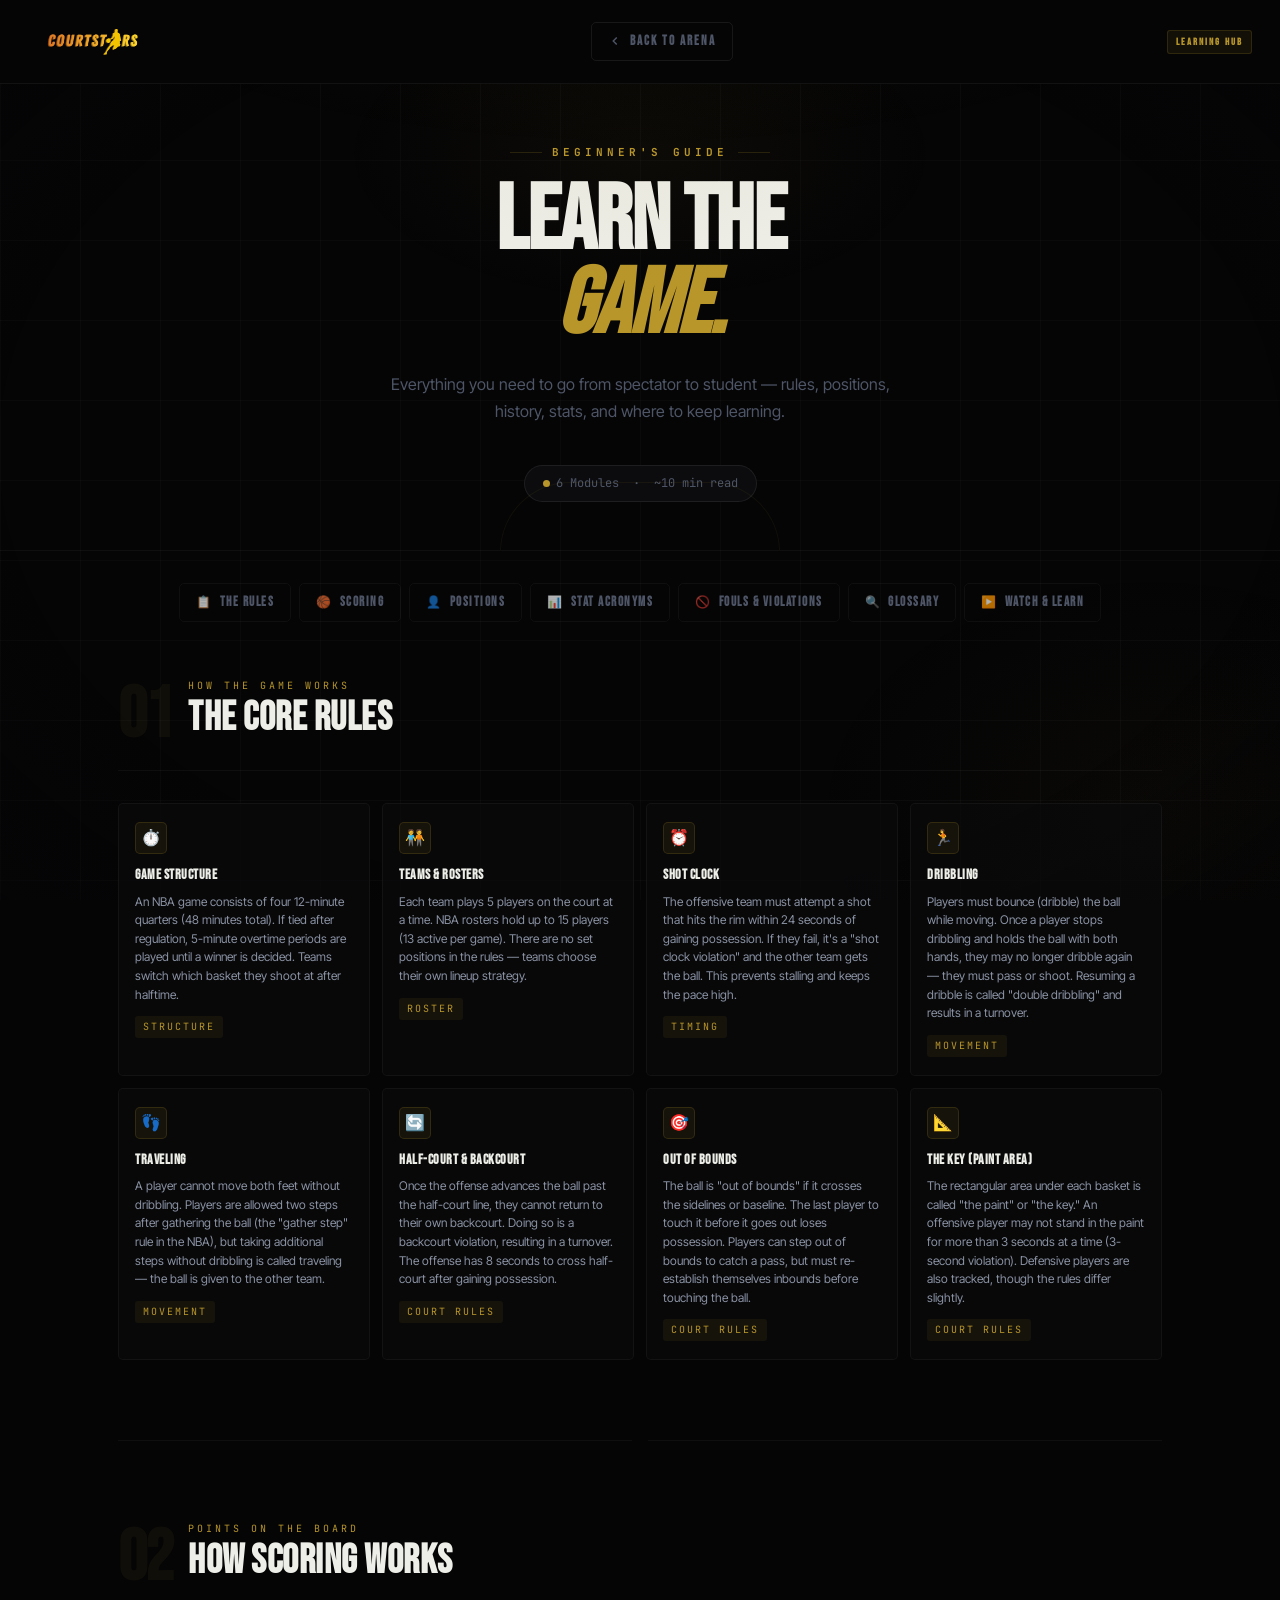
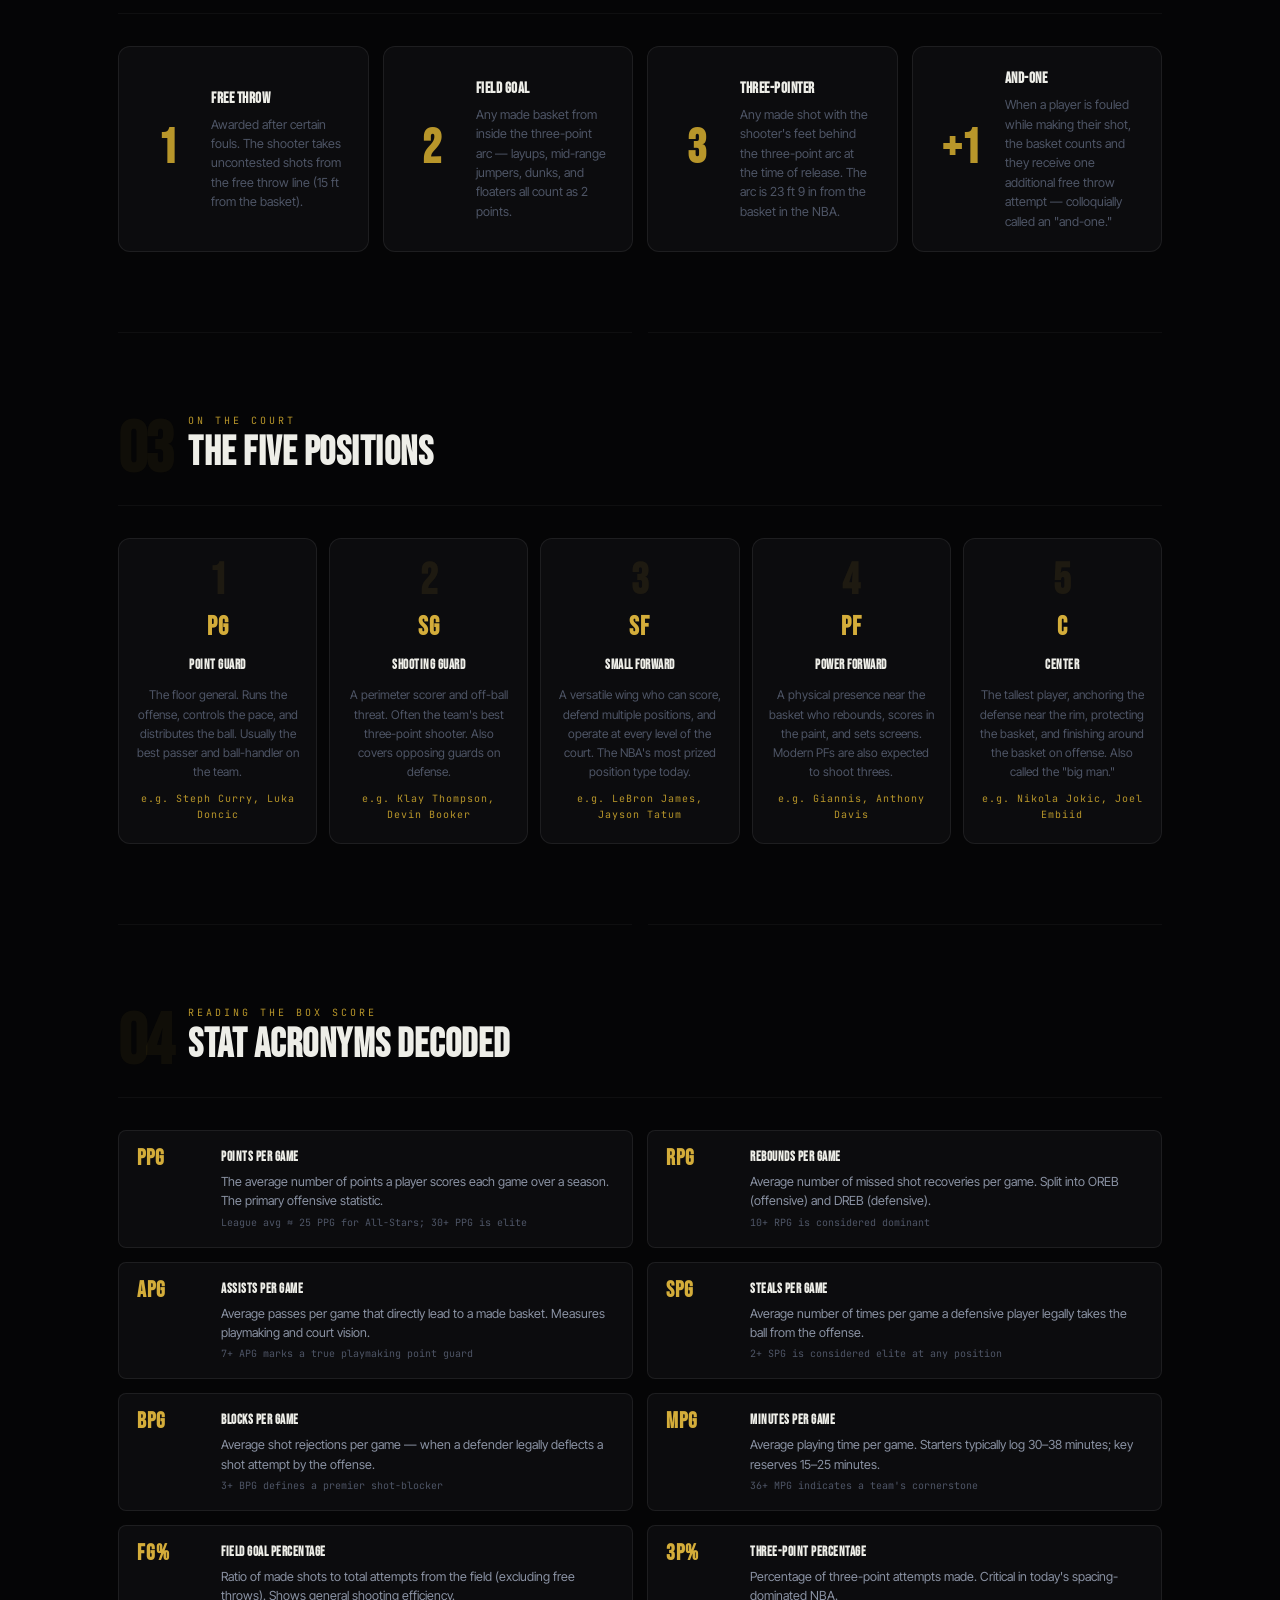
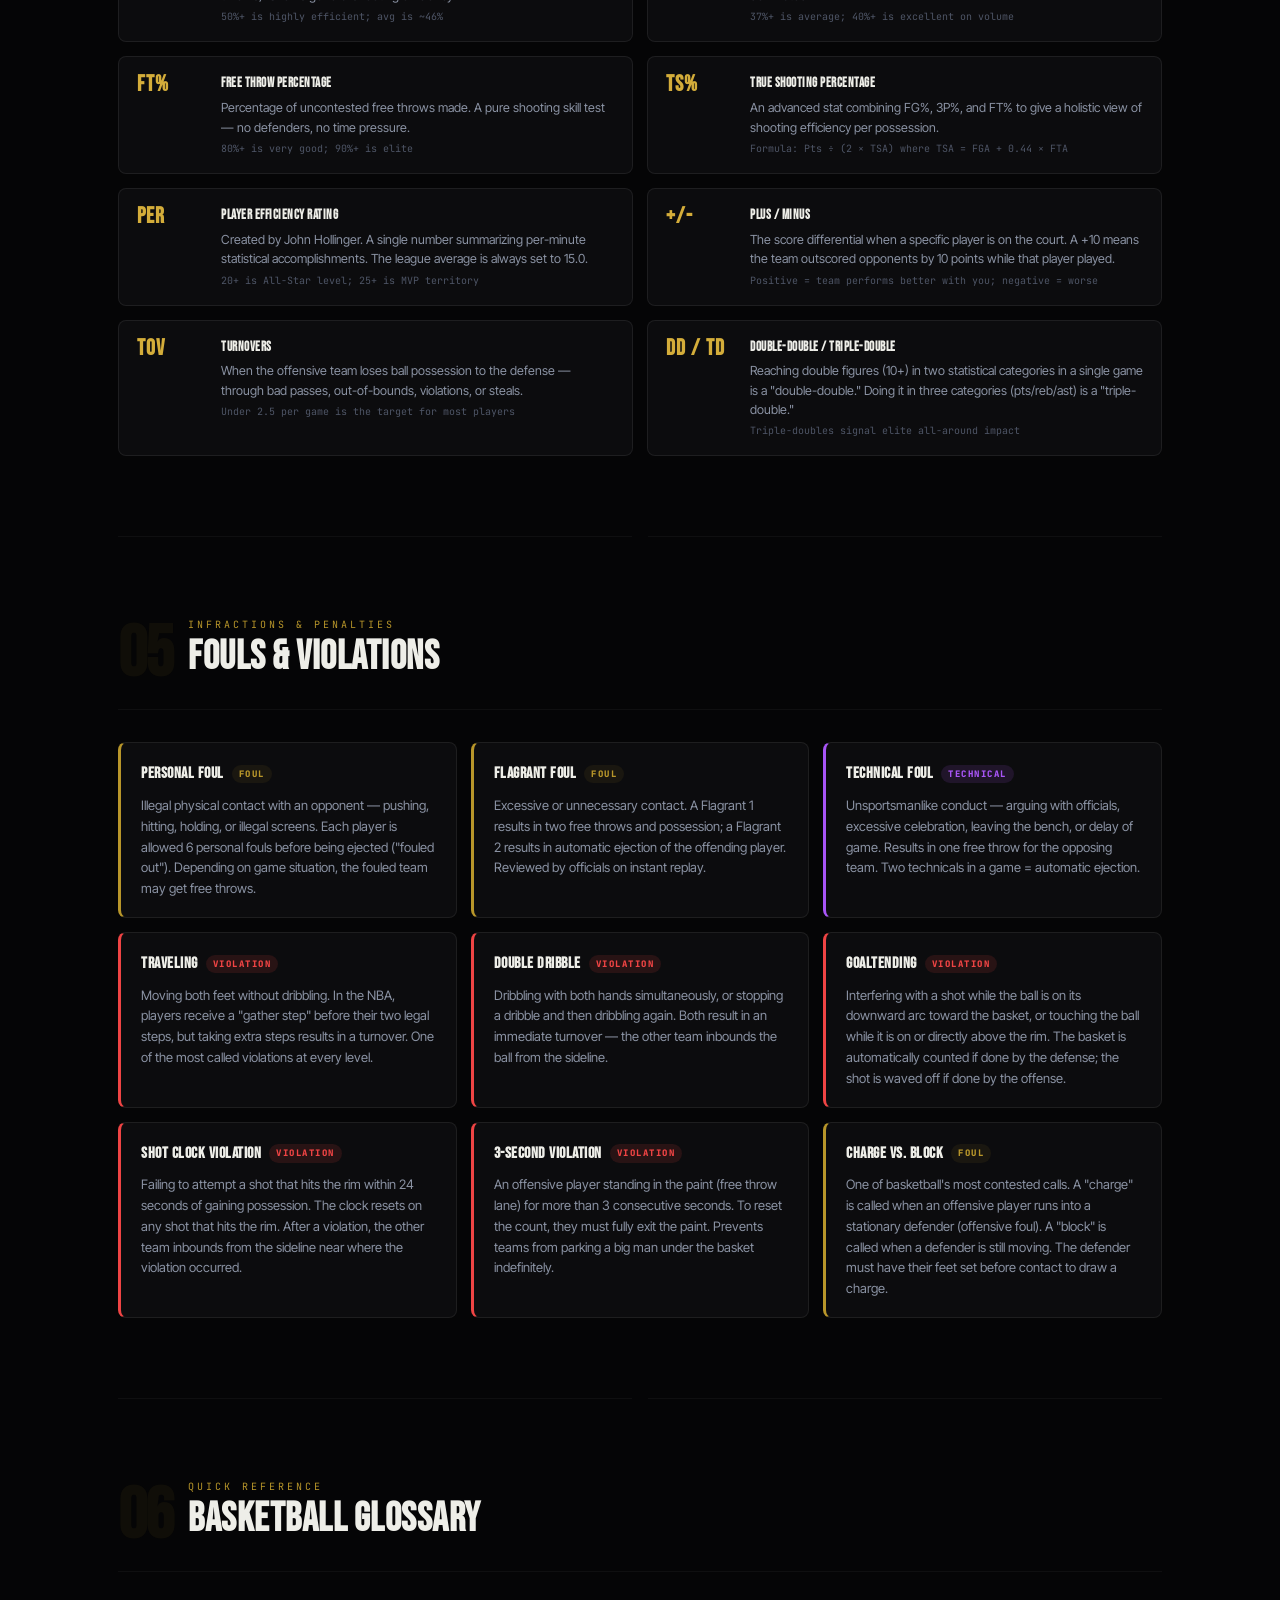
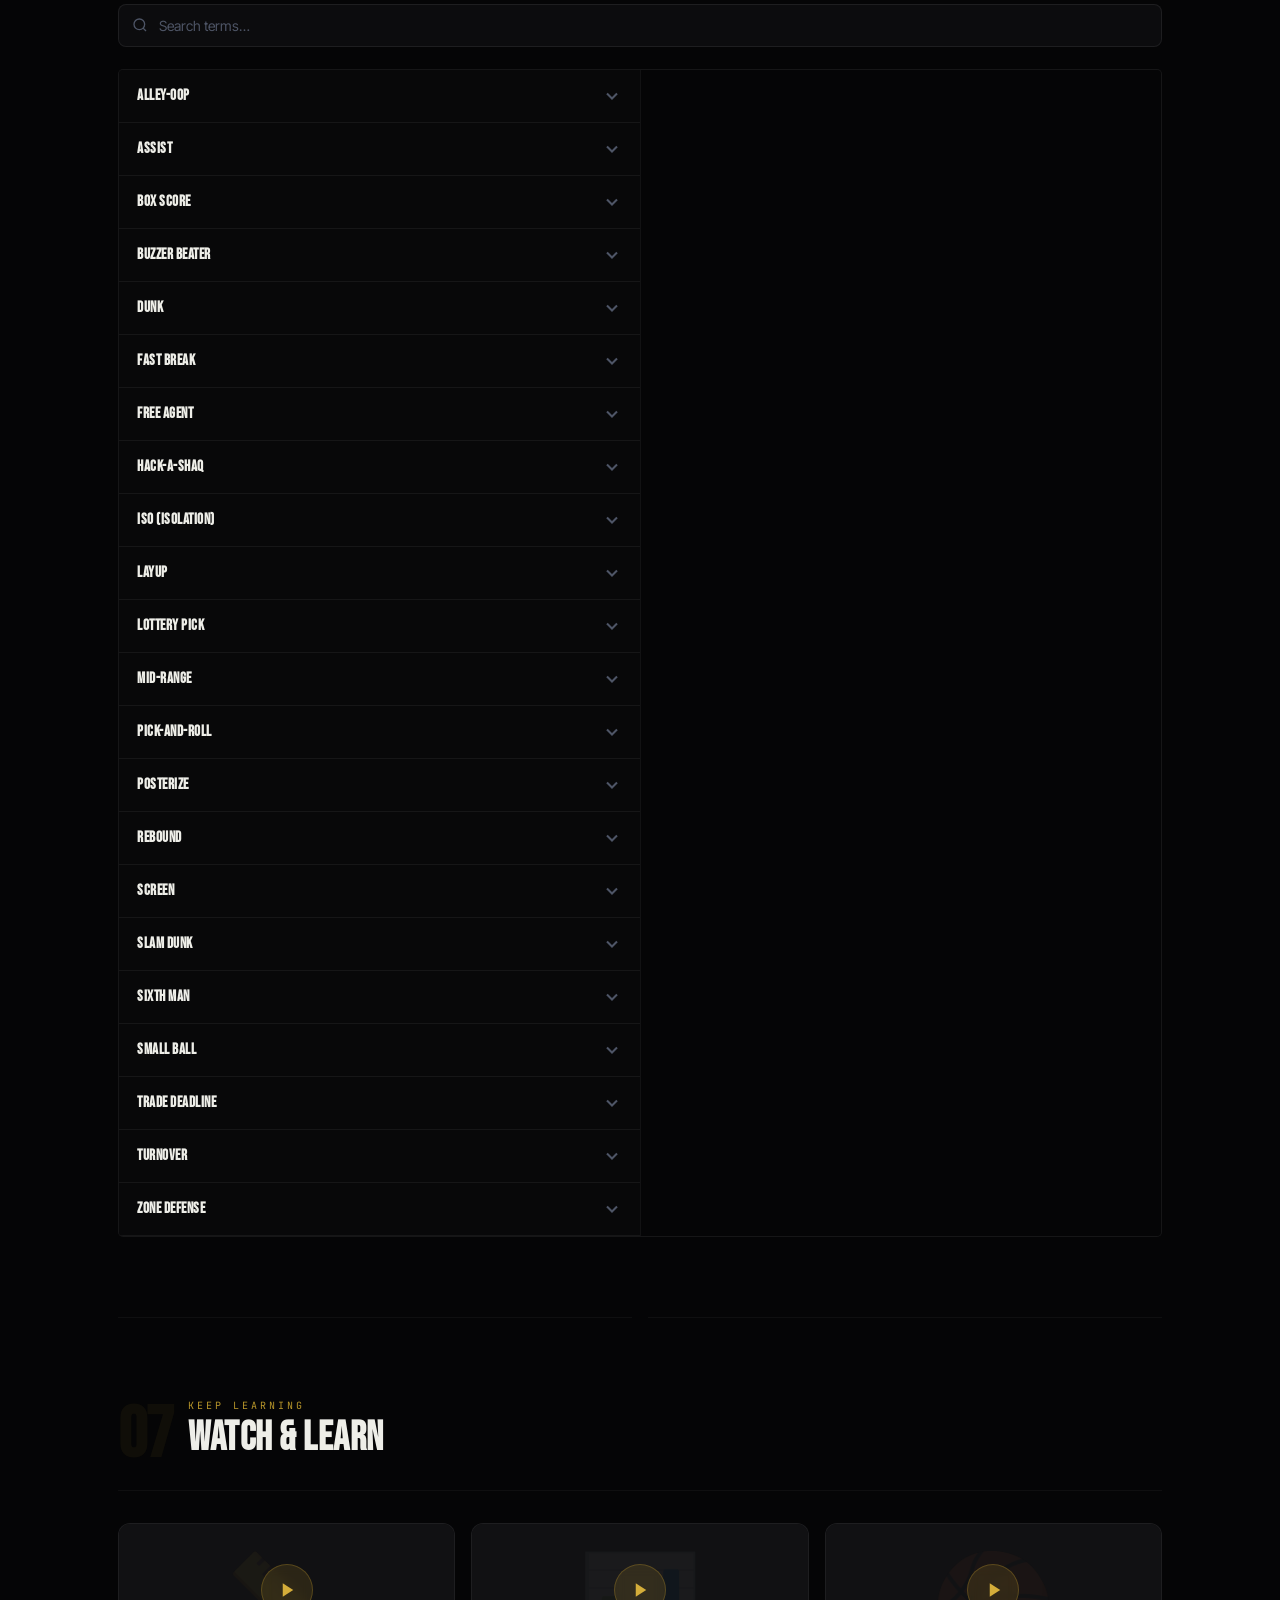
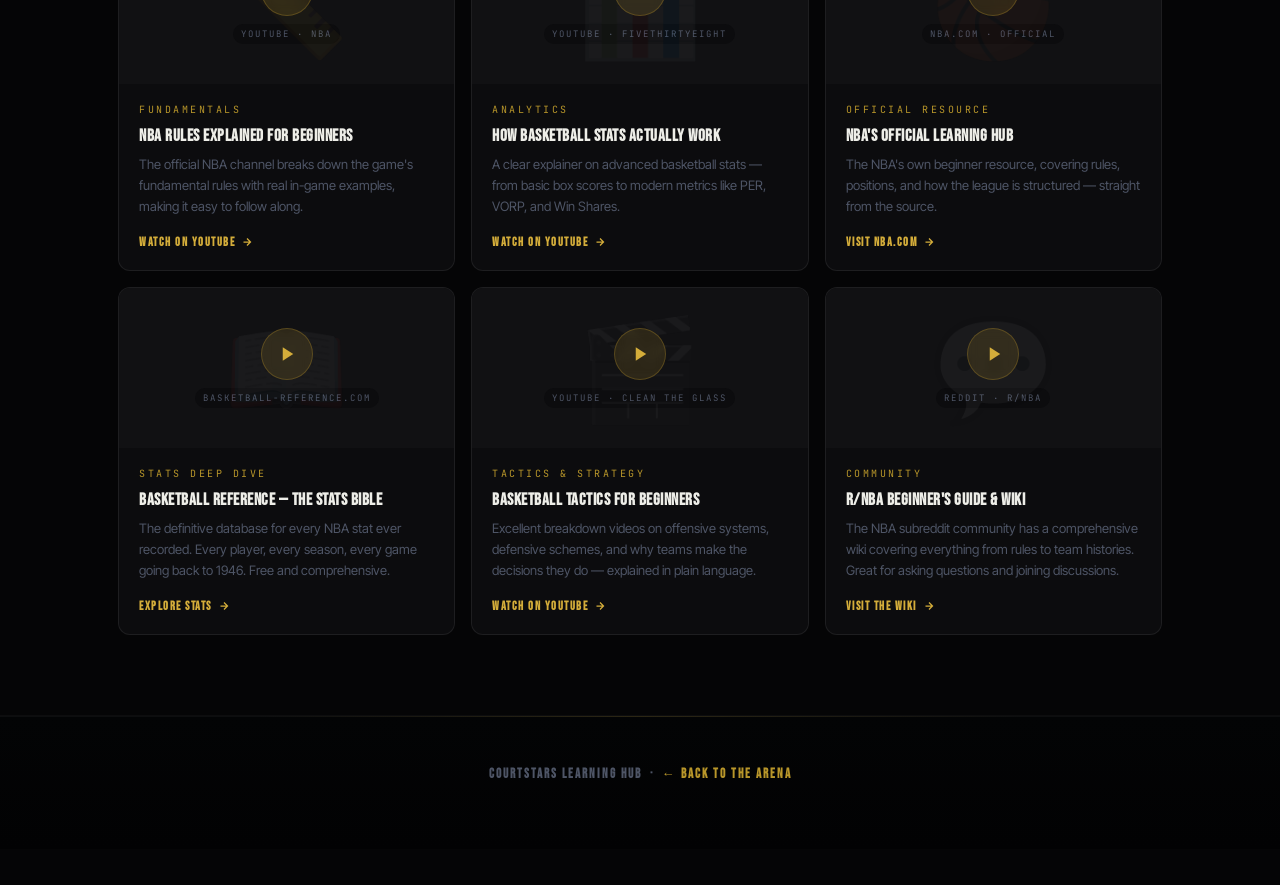
<file: frontend/learn.html>
<!doctype html>
<html lang="en">
<head>
  <meta charset="UTF-8" />
  <meta name="viewport" content="width=device-width, initial-scale=1.0" />
  <title>CourtStars — Learn Basketball</title>
  <link rel="preconnect" href="https://fonts.googleapis.com" />
  <link rel="preconnect" href="https://fonts.gstatic.com" crossorigin />
  <link href="https://fonts.googleapis.com/css2?family=Bebas+Neue&family=Inter+Tight:wght@400;500;600;700&family=JetBrains+Mono:wght@400;500&display=swap" rel="stylesheet" />
  <link rel="stylesheet" href="styles.css" />
</head>
<body>

  <!-- NAVBAR -->
  <nav id="learnNav">
    <div class="nav-logo">
      <img src="imgs/courtstarslogo.png" alt="CourtStars" style="height:72px;width:auto;max-width:240px;object-fit:contain;display:block;"
           onerror="this.style.display='none';document.getElementById('learnLogoFallback').style.display='inline-flex'" />
      <span id="learnLogoFallback" style="display:none;align-items:center;gap:4px"><div class="nav-ball"></div>COURT<span>STARS</span></span>
    </div>
    <a class="nav-back" href="index.html">
      <svg width="14" height="14" viewBox="0 0 24 24" fill="none" stroke="currentColor" stroke-width="2.5"><polyline points="15 18 9 12 15 6"/></svg>
      Back to Arena
    </a>
    <div class="nav-badge">Learning Hub</div>
  </nav>

  <!-- HERO -->
  <header class="hero">
    <div class="hero-arc"></div>
    <div class="hero-eyebrow">Beginner's Guide</div>
    <h1 class="hero-title">Learn the<br><em>Game.</em></h1>
    <p class="hero-sub">Everything you need to go from spectator to student — rules, positions, history, stats, and where to keep learning.</p>
    <div class="hero-progress">
      <span class="hero-progress-dot"></span>
      6 Modules &nbsp;·&nbsp; ~10 min read
    </div>
  </header>

  <!-- QUICK JUMP -->
  <div class="quickjump">
    <a class="qj-btn" href="#rules-section"><span class="qj-icon">📋</span> The Rules</a>
    <a class="qj-btn" href="#scoring-section"><span class="qj-icon">🏀</span> Scoring</a>
    <a class="qj-btn" href="#positions-section"><span class="qj-icon">👤</span> Positions</a>
    <a class="qj-btn" href="#acronyms-section"><span class="qj-icon">📊</span> Stat Acronyms</a>
    <a class="qj-btn" href="#violations-section"><span class="qj-icon">🚫</span> Fouls & Violations</a>
    <a class="qj-btn" href="#glossary-section"><span class="qj-icon">🔍</span> Glossary</a>
    <a class="qj-btn" href="#tutorials-section"><span class="qj-icon">▶️</span> Watch & Learn</a>
  </div>

  <!-- ── MODULE 1: RULES ───────────────────────────────────── -->
  <section class="learn-section" id="rules-section">
    <div class="section-header">
      <div class="section-num">01</div>
      <div class="section-meta">
        <div class="section-label">How the Game Works</div>
        <h2 class="section-title">The Core Rules</h2>
      </div>
    </div>

    <div class="rules-grid">
      <div class="rule-card">
        <div class="rule-icon">⏱️</div>
        <div class="rule-title">Game Structure</div>
        <p class="rule-body">An NBA game consists of four 12-minute quarters (48 minutes total). If tied after regulation, 5-minute overtime periods are played until a winner is decided. Teams switch which basket they shoot at after halftime.</p>
        <span class="rule-tag">Structure</span>
      </div>

      <div class="rule-card">
        <div class="rule-icon">🧑‍🤝‍🧑</div>
        <div class="rule-title">Teams & Rosters</div>
        <p class="rule-body">Each team plays 5 players on the court at a time. NBA rosters hold up to 15 players (13 active per game). There are no set positions in the rules — teams choose their own lineup strategy.</p>
        <span class="rule-tag">Roster</span>
      </div>

      <div class="rule-card">
        <div class="rule-icon">⏰</div>
        <div class="rule-title">Shot Clock</div>
        <p class="rule-body">The offensive team must attempt a shot that hits the rim within 24 seconds of gaining possession. If they fail, it's a "shot clock violation" and the other team gets the ball. This prevents stalling and keeps the pace high.</p>
        <span class="rule-tag">Timing</span>
      </div>

      <div class="rule-card">
        <div class="rule-icon">🏃</div>
        <div class="rule-title">Dribbling</div>
        <p class="rule-body">Players must bounce (dribble) the ball while moving. Once a player stops dribbling and holds the ball with both hands, they may no longer dribble again — they must pass or shoot. Resuming a dribble is called "double dribbling" and results in a turnover.</p>
        <span class="rule-tag">Movement</span>
      </div>

      <div class="rule-card">
        <div class="rule-icon">👣</div>
        <div class="rule-title">Traveling</div>
        <p class="rule-body">A player cannot move both feet without dribbling. Players are allowed two steps after gathering the ball (the "gather step" rule in the NBA), but taking additional steps without dribbling is called traveling — the ball is given to the other team.</p>
        <span class="rule-tag">Movement</span>
      </div>

      <div class="rule-card">
        <div class="rule-icon">🔄</div>
        <div class="rule-title">Half-Court & Backcourt</div>
        <p class="rule-body">Once the offense advances the ball past the half-court line, they cannot return to their own backcourt. Doing so is a backcourt violation, resulting in a turnover. The offense has 8 seconds to cross half-court after gaining possession.</p>
        <span class="rule-tag">Court Rules</span>
      </div>

      <div class="rule-card">
        <div class="rule-icon">🎯</div>
        <div class="rule-title">Out of Bounds</div>
        <p class="rule-body">The ball is "out of bounds" if it crosses the sidelines or baseline. The last player to touch it before it goes out loses possession. Players can step out of bounds to catch a pass, but must re-establish themselves inbounds before touching the ball.</p>
        <span class="rule-tag">Court Rules</span>
      </div>

      <div class="rule-card">
        <div class="rule-icon">📐</div>
        <div class="rule-title">The Key (Paint Area)</div>
        <p class="rule-body">The rectangular area under each basket is called "the paint" or "the key." An offensive player may not stand in the paint for more than 3 seconds at a time (3-second violation). Defensive players are also tracked, though the rules differ slightly.</p>
        <span class="rule-tag">Court Rules</span>
      </div>
    </div>
  </section>

  <div class="court-divider"></div>

  <!-- ── MODULE 3: SCORING ─────────────────────────────────── -->
  <section class="learn-section" id="scoring-section">
    <div class="section-header">
      <div class="section-num">02</div>
      <div class="section-meta">
        <div class="section-label">Points on the Board</div>
        <h2 class="section-title">How Scoring Works</h2>
      </div>
    </div>

    <div class="scoring-table">
      <div class="score-card">
        <div class="score-pts">1</div>
        <div class="score-info">
          <div class="score-label">Free Throw</div>
          <p class="score-desc">Awarded after certain fouls. The shooter takes uncontested shots from the free throw line (15 ft from the basket).</p>
        </div>
      </div>

      <div class="score-card">
        <div class="score-pts">2</div>
        <div class="score-info">
          <div class="score-label">Field Goal</div>
          <p class="score-desc">Any made basket from inside the three-point arc — layups, mid-range jumpers, dunks, and floaters all count as 2 points.</p>
        </div>
      </div>

      <div class="score-card">
        <div class="score-pts">3</div>
        <div class="score-info">
          <div class="score-label">Three-Pointer</div>
          <p class="score-desc">Any made shot with the shooter's feet behind the three-point arc at the time of release. The arc is 23 ft 9 in from the basket in the NBA.</p>
        </div>
      </div>

      <div class="score-card">
        <div class="score-pts">+1</div>
        <div class="score-info">
          <div class="score-label">And-One</div>
          <p class="score-desc">When a player is fouled while making their shot, the basket counts and they receive one additional free throw attempt — colloquially called an "and-one."</p>
        </div>
      </div>
    </div>
  </section>

  <div class="court-divider"></div>

  <!-- ── MODULE 4: POSITIONS ───────────────────────────────── -->
  <section class="learn-section" id="positions-section">
    <div class="section-header">
      <div class="section-num">03</div>
      <div class="section-meta">
        <div class="section-label">On the Court</div>
        <h2 class="section-title">The Five Positions</h2>
      </div>
    </div>

    <div class="positions-grid">
      <div class="pos-card" style="animation-delay:0.05s">
        <div class="pos-number">1</div>
        <div class="pos-abbr">PG</div>
        <div class="pos-name">Point Guard</div>
        <p class="pos-desc">The floor general. Runs the offense, controls the pace, and distributes the ball. Usually the best passer and ball-handler on the team.</p>
        <div class="pos-example">e.g. Steph Curry, Luka Doncic</div>
      </div>

      <div class="pos-card" style="animation-delay:0.10s">
        <div class="pos-number">2</div>
        <div class="pos-abbr">SG</div>
        <div class="pos-name">Shooting Guard</div>
        <p class="pos-desc">A perimeter scorer and off-ball threat. Often the team's best three-point shooter. Also covers opposing guards on defense.</p>
        <div class="pos-example">e.g. Klay Thompson, Devin Booker</div>
      </div>

      <div class="pos-card" style="animation-delay:0.15s">
        <div class="pos-number">3</div>
        <div class="pos-abbr">SF</div>
        <div class="pos-name">Small Forward</div>
        <p class="pos-desc">A versatile wing who can score, defend multiple positions, and operate at every level of the court. The NBA's most prized position type today.</p>
        <div class="pos-example">e.g. LeBron James, Jayson Tatum</div>
      </div>

      <div class="pos-card" style="animation-delay:0.20s">
        <div class="pos-number">4</div>
        <div class="pos-abbr">PF</div>
        <div class="pos-name">Power Forward</div>
        <p class="pos-desc">A physical presence near the basket who rebounds, scores in the paint, and sets screens. Modern PFs are also expected to shoot threes.</p>
        <div class="pos-example">e.g. Giannis, Anthony Davis</div>
      </div>

      <div class="pos-card" style="animation-delay:0.25s">
        <div class="pos-number">5</div>
        <div class="pos-abbr">C</div>
        <div class="pos-name">Center</div>
        <p class="pos-desc">The tallest player, anchoring the defense near the rim, protecting the basket, and finishing around the basket on offense. Also called the "big man."</p>
        <div class="pos-example">e.g. Nikola Jokic, Joel Embiid</div>
      </div>
    </div>
  </section>

  <div class="court-divider"></div>

  <!-- ── MODULE 5: ACRONYMS ────────────────────────────────── -->
  <section class="learn-section" id="acronyms-section">
    <div class="section-header">
      <div class="section-num">04</div>
      <div class="section-meta">
        <div class="section-label">Reading the Box Score</div>
        <h2 class="section-title">Stat Acronyms Decoded</h2>
      </div>
    </div>

    <div class="acronyms-layout">
      <!-- Basic stats -->
      <div class="acronym-row" style="animation-delay:0.05s">
        <div class="acronym-abbr">PPG</div>
        <div class="acronym-info">
          <div class="acronym-full">Points Per Game</div>
          <div class="acronym-desc">The average number of points a player scores each game over a season. The primary offensive statistic.</div>
          <div class="acronym-value">League avg ≈ 25 PPG for All-Stars; 30+ PPG is elite</div>
        </div>
      </div>

      <div class="acronym-row" style="animation-delay:0.08s">
        <div class="acronym-abbr">RPG</div>
        <div class="acronym-info">
          <div class="acronym-full">Rebounds Per Game</div>
          <div class="acronym-desc">Average number of missed shot recoveries per game. Split into OREB (offensive) and DREB (defensive).</div>
          <div class="acronym-value">10+ RPG is considered dominant</div>
        </div>
      </div>

      <div class="acronym-row" style="animation-delay:0.11s">
        <div class="acronym-abbr">APG</div>
        <div class="acronym-info">
          <div class="acronym-full">Assists Per Game</div>
          <div class="acronym-desc">Average passes per game that directly lead to a made basket. Measures playmaking and court vision.</div>
          <div class="acronym-value">7+ APG marks a true playmaking point guard</div>
        </div>
      </div>

      <div class="acronym-row" style="animation-delay:0.14s">
        <div class="acronym-abbr">SPG</div>
        <div class="acronym-info">
          <div class="acronym-full">Steals Per Game</div>
          <div class="acronym-desc">Average number of times per game a defensive player legally takes the ball from the offense.</div>
          <div class="acronym-value">2+ SPG is considered elite at any position</div>
        </div>
      </div>

      <div class="acronym-row" style="animation-delay:0.17s">
        <div class="acronym-abbr">BPG</div>
        <div class="acronym-info">
          <div class="acronym-full">Blocks Per Game</div>
          <div class="acronym-desc">Average shot rejections per game — when a defender legally deflects a shot attempt by the offense.</div>
          <div class="acronym-value">3+ BPG defines a premier shot-blocker</div>
        </div>
      </div>

      <div class="acronym-row" style="animation-delay:0.20s">
        <div class="acronym-abbr">MPG</div>
        <div class="acronym-info">
          <div class="acronym-full">Minutes Per Game</div>
          <div class="acronym-desc">Average playing time per game. Starters typically log 30–38 minutes; key reserves 15–25 minutes.</div>
          <div class="acronym-value">36+ MPG indicates a team's cornerstone</div>
        </div>
      </div>

      <!-- Shooting percentages -->
      <div class="acronym-row" style="animation-delay:0.23s">
        <div class="acronym-abbr">FG%</div>
        <div class="acronym-info">
          <div class="acronym-full">Field Goal Percentage</div>
          <div class="acronym-desc">Ratio of made shots to total attempts from the field (excluding free throws). Shows general shooting efficiency.</div>
          <div class="acronym-value">50%+ is highly efficient; avg is ~46%</div>
        </div>
      </div>

      <div class="acronym-row" style="animation-delay:0.26s">
        <div class="acronym-abbr">3P%</div>
        <div class="acronym-info">
          <div class="acronym-full">Three-Point Percentage</div>
          <div class="acronym-desc">Percentage of three-point attempts made. Critical in today's spacing-dominated NBA.</div>
          <div class="acronym-value">37%+ is average; 40%+ is excellent on volume</div>
        </div>
      </div>

      <div class="acronym-row" style="animation-delay:0.29s">
        <div class="acronym-abbr">FT%</div>
        <div class="acronym-info">
          <div class="acronym-full">Free Throw Percentage</div>
          <div class="acronym-desc">Percentage of uncontested free throws made. A pure shooting skill test — no defenders, no time pressure.</div>
          <div class="acronym-value">80%+ is very good; 90%+ is elite</div>
        </div>
      </div>

      <div class="acronym-row" style="animation-delay:0.32s">
        <div class="acronym-abbr">TS%</div>
        <div class="acronym-info">
          <div class="acronym-full">True Shooting Percentage</div>
          <div class="acronym-desc">An advanced stat combining FG%, 3P%, and FT% to give a holistic view of shooting efficiency per possession.</div>
          <div class="acronym-value">Formula: Pts ÷ (2 × TSA) where TSA = FGA + 0.44 × FTA</div>
        </div>
      </div>

      <!-- Advanced -->
      <div class="acronym-row" style="animation-delay:0.35s">
        <div class="acronym-abbr">PER</div>
        <div class="acronym-info">
          <div class="acronym-full">Player Efficiency Rating</div>
          <div class="acronym-desc">Created by John Hollinger. A single number summarizing per-minute statistical accomplishments. The league average is always set to 15.0.</div>
          <div class="acronym-value">20+ is All-Star level; 25+ is MVP territory</div>
        </div>
      </div>

      <div class="acronym-row" style="animation-delay:0.38s">
        <div class="acronym-abbr">+/-</div>
        <div class="acronym-info">
          <div class="acronym-full">Plus / Minus</div>
          <div class="acronym-desc">The score differential when a specific player is on the court. A +10 means the team outscored opponents by 10 points while that player played.</div>
          <div class="acronym-value">Positive = team performs better with you; negative = worse</div>
        </div>
      </div>

      <div class="acronym-row" style="animation-delay:0.41s">
        <div class="acronym-abbr">TOV</div>
        <div class="acronym-info">
          <div class="acronym-full">Turnovers</div>
          <div class="acronym-desc">When the offensive team loses ball possession to the defense — through bad passes, out-of-bounds, violations, or steals.</div>
          <div class="acronym-value">Under 2.5 per game is the target for most players</div>
        </div>
      </div>

      <div class="acronym-row" style="animation-delay:0.44s">
        <div class="acronym-abbr">DD / TD</div>
        <div class="acronym-info">
          <div class="acronym-full">Double-Double / Triple-Double</div>
          <div class="acronym-desc">Reaching double figures (10+) in two statistical categories in a single game is a "double-double." Doing it in three categories (pts/reb/ast) is a "triple-double."</div>
          <div class="acronym-value">Triple-doubles signal elite all-around impact</div>
        </div>
      </div>
    </div>
  </section>

  <div class="court-divider"></div>

  <!-- ── MODULE 6: FOULS & VIOLATIONS ─────────────────────── -->
  <section class="learn-section" id="violations-section">
    <div class="section-header">
      <div class="section-num">05</div>
      <div class="section-meta">
        <div class="section-label">Infractions & Penalties</div>
        <h2 class="section-title">Fouls & Violations</h2>
      </div>
    </div>

    <div class="violations-grid">
      <div class="violation-card foul" style="animation-delay:0.05s">
        <div class="violation-name">Personal Foul <span class="violation-badge">Foul</span></div>
        <p class="violation-desc">Illegal physical contact with an opponent — pushing, hitting, holding, or illegal screens. Each player is allowed 6 personal fouls before being ejected ("fouled out"). Depending on game situation, the fouled team may get free throws.</p>
      </div>

      <div class="violation-card foul" style="animation-delay:0.08s">
        <div class="violation-name">Flagrant Foul <span class="violation-badge">Foul</span></div>
        <p class="violation-desc">Excessive or unnecessary contact. A Flagrant 1 results in two free throws and possession; a Flagrant 2 results in automatic ejection of the offending player. Reviewed by officials on instant replay.</p>
      </div>

      <div class="violation-card technical" style="animation-delay:0.11s">
        <div class="violation-name">Technical Foul <span class="violation-badge">Technical</span></div>
        <p class="violation-desc">Unsportsmanlike conduct — arguing with officials, excessive celebration, leaving the bench, or delay of game. Results in one free throw for the opposing team. Two technicals in a game = automatic ejection.</p>
      </div>

      <div class="violation-card" style="animation-delay:0.14s">
        <div class="violation-name">Traveling <span class="violation-badge">Violation</span></div>
        <p class="violation-desc">Moving both feet without dribbling. In the NBA, players receive a "gather step" before their two legal steps, but taking extra steps results in a turnover. One of the most called violations at every level.</p>
      </div>

      <div class="violation-card" style="animation-delay:0.17s">
        <div class="violation-name">Double Dribble <span class="violation-badge">Violation</span></div>
        <p class="violation-desc">Dribbling with both hands simultaneously, or stopping a dribble and then dribbling again. Both result in an immediate turnover — the other team inbounds the ball from the sideline.</p>
      </div>

      <div class="violation-card" style="animation-delay:0.20s">
        <div class="violation-name">Goaltending <span class="violation-badge">Violation</span></div>
        <p class="violation-desc">Interfering with a shot while the ball is on its downward arc toward the basket, or touching the ball while it is on or directly above the rim. The basket is automatically counted if done by the defense; the shot is waved off if done by the offense.</p>
      </div>

      <div class="violation-card" style="animation-delay:0.23s">
        <div class="violation-name">Shot Clock Violation <span class="violation-badge">Violation</span></div>
        <p class="violation-desc">Failing to attempt a shot that hits the rim within 24 seconds of gaining possession. The clock resets on any shot that hits the rim. After a violation, the other team inbounds from the sideline near where the violation occurred.</p>
      </div>

      <div class="violation-card" style="animation-delay:0.26s">
        <div class="violation-name">3-Second Violation <span class="violation-badge">Violation</span></div>
        <p class="violation-desc">An offensive player standing in the paint (free throw lane) for more than 3 consecutive seconds. To reset the count, they must fully exit the paint. Prevents teams from parking a big man under the basket indefinitely.</p>
      </div>

      <div class="violation-card foul" style="animation-delay:0.29s">
        <div class="violation-name">Charge vs. Block <span class="violation-badge">Foul</span></div>
        <p class="violation-desc">One of basketball's most contested calls. A "charge" is called when an offensive player runs into a stationary defender (offensive foul). A "block" is called when a defender is still moving. The defender must have their feet set before contact to draw a charge.</p>
      </div>
    </div>
  </section>

  <div class="court-divider"></div>

  <!-- ── GLOSSARY ───────────────────────────────────────────── -->
  <section class="learn-section" id="glossary-section">
    <div class="section-header">
      <div class="section-num">06</div>
      <div class="section-meta">
        <div class="section-label">Quick Reference</div>
        <h2 class="section-title">Basketball Glossary</h2>
      </div>
    </div>

    <div class="glossary-search-wrap">
      <svg width="16" height="16" viewBox="0 0 24 24" fill="none" stroke="currentColor" stroke-width="2"><circle cx="11" cy="11" r="8"/><path d="M21 21l-4.35-4.35"/></svg>
      <input type="text" id="glossarySearch" placeholder="Search terms…" oninput="filterGlossary(this.value)" />
    </div>

    <div class="glossary-list" id="glossaryList">
      <!-- Items injected by JS -->
    </div>
  </section>

  <div class="court-divider"></div>

  <!-- ── TUTORIALS ─────────────────────────────────────────── -->
  <section class="learn-section" id="tutorials-section">
    <div class="section-header">
      <div class="section-num">07</div>
      <div class="section-meta">
        <div class="section-label">Keep Learning</div>
        <h2 class="section-title">Watch & Learn</h2>
      </div>
    </div>

    <div class="tutorials-grid">
      <a class="tutorial-card" href="https://www.youtube.com/watch?v=XbtmGKif7Ck" target="_blank" rel="noopener" style="animation-delay:0.05s">
        <div class="tutorial-thumb">
          <div class="tutorial-thumb-inner">
            <div class="tutorial-bg-icon">📏</div>
            <div class="tutorial-play">
              <svg width="18" height="18" viewBox="0 0 24 24" fill="var(--orange2)"><polygon points="5 3 19 12 5 21 5 3"/></svg>
            </div>
            <div class="tutorial-platform">YouTube · NBA</div>
          </div>
        </div>
        <div class="tutorial-body">
          <div class="tutorial-cat">Fundamentals</div>
          <div class="tutorial-title">NBA Rules Explained for Beginners</div>
          <p class="tutorial-desc">The official NBA channel breaks down the game's fundamental rules with real in-game examples, making it easy to follow along.</p>
          <div class="tutorial-link">Watch on YouTube <svg width="12" height="12" viewBox="0 0 24 24" fill="none" stroke="currentColor" stroke-width="2.5"><path d="M5 12h14M12 5l7 7-7 7"/></svg></div>
        </div>
      </a>

      <a class="tutorial-card" href="https://www.youtube.com/watch?v=YJuMFEEJDVU" target="_blank" rel="noopener" style="animation-delay:0.10s">
        <div class="tutorial-thumb">
          <div class="tutorial-thumb-inner">
            <div class="tutorial-bg-icon">📊</div>
            <div class="tutorial-play">
              <svg width="18" height="18" viewBox="0 0 24 24" fill="var(--orange2)"><polygon points="5 3 19 12 5 21 5 3"/></svg>
            </div>
            <div class="tutorial-platform">YouTube · FiveThirtyEight</div>
          </div>
        </div>
        <div class="tutorial-body">
          <div class="tutorial-cat">Analytics</div>
          <div class="tutorial-title">How Basketball Stats Actually Work</div>
          <p class="tutorial-desc">A clear explainer on advanced basketball stats — from basic box scores to modern metrics like PER, VORP, and Win Shares.</p>
          <div class="tutorial-link">Watch on YouTube <svg width="12" height="12" viewBox="0 0 24 24" fill="none" stroke="currentColor" stroke-width="2.5"><path d="M5 12h14M12 5l7 7-7 7"/></svg></div>
        </div>
      </a>

      <a class="tutorial-card" href="https://www.nba.com/learn" target="_blank" rel="noopener" style="animation-delay:0.15s">
        <div class="tutorial-thumb">
          <div class="tutorial-thumb-inner">
            <div class="tutorial-bg-icon">🏀</div>
            <div class="tutorial-play">
              <svg width="18" height="18" viewBox="0 0 24 24" fill="var(--orange2)"><polygon points="5 3 19 12 5 21 5 3"/></svg>
            </div>
            <div class="tutorial-platform">nba.com · Official</div>
          </div>
        </div>
        <div class="tutorial-body">
          <div class="tutorial-cat">Official Resource</div>
          <div class="tutorial-title">NBA's Official Learning Hub</div>
          <p class="tutorial-desc">The NBA's own beginner resource, covering rules, positions, and how the league is structured — straight from the source.</p>
          <div class="tutorial-link">Visit NBA.com <svg width="12" height="12" viewBox="0 0 24 24" fill="none" stroke="currentColor" stroke-width="2.5"><path d="M5 12h14M12 5l7 7-7 7"/></svg></div>
        </div>
      </a>

      <a class="tutorial-card" href="https://www.basketball-reference.com" target="_blank" rel="noopener" style="animation-delay:0.20s">
        <div class="tutorial-thumb">
          <div class="tutorial-thumb-inner">
            <div class="tutorial-bg-icon">📖</div>
            <div class="tutorial-play">
              <svg width="18" height="18" viewBox="0 0 24 24" fill="var(--orange2)"><polygon points="5 3 19 12 5 21 5 3"/></svg>
            </div>
            <div class="tutorial-platform">basketball-reference.com</div>
          </div>
        </div>
        <div class="tutorial-body">
          <div class="tutorial-cat">Stats Deep Dive</div>
          <div class="tutorial-title">Basketball Reference — The Stats Bible</div>
          <p class="tutorial-desc">The definitive database for every NBA stat ever recorded. Every player, every season, every game going back to 1946. Free and comprehensive.</p>
          <div class="tutorial-link">Explore Stats <svg width="12" height="12" viewBox="0 0 24 24" fill="none" stroke="currentColor" stroke-width="2.5"><path d="M5 12h14M12 5l7 7-7 7"/></svg></div>
        </div>
      </a>

      <a class="tutorial-card" href="https://www.youtube.com/c/CleantheMirror" target="_blank" rel="noopener" style="animation-delay:0.25s">
        <div class="tutorial-thumb">
          <div class="tutorial-thumb-inner">
            <div class="tutorial-bg-icon">🎬</div>
            <div class="tutorial-play">
              <svg width="18" height="18" viewBox="0 0 24 24" fill="var(--orange2)"><polygon points="5 3 19 12 5 21 5 3"/></svg>
            </div>
            <div class="tutorial-platform">YouTube · Clean the Glass</div>
          </div>
        </div>
        <div class="tutorial-body">
          <div class="tutorial-cat">Tactics & Strategy</div>
          <div class="tutorial-title">Basketball Tactics for Beginners</div>
          <p class="tutorial-desc">Excellent breakdown videos on offensive systems, defensive schemes, and why teams make the decisions they do — explained in plain language.</p>
          <div class="tutorial-link">Watch on YouTube <svg width="12" height="12" viewBox="0 0 24 24" fill="none" stroke="currentColor" stroke-width="2.5"><path d="M5 12h14M12 5l7 7-7 7"/></svg></div>
        </div>
      </a>

      <a class="tutorial-card" href="https://www.reddit.com/r/nba/wiki/index" target="_blank" rel="noopener" style="animation-delay:0.30s">
        <div class="tutorial-thumb">
          <div class="tutorial-thumb-inner">
            <div class="tutorial-bg-icon">💬</div>
            <div class="tutorial-play">
              <svg width="18" height="18" viewBox="0 0 24 24" fill="var(--orange2)"><polygon points="5 3 19 12 5 21 5 3"/></svg>
            </div>
            <div class="tutorial-platform">Reddit · r/nba</div>
          </div>
        </div>
        <div class="tutorial-body">
          <div class="tutorial-cat">Community</div>
          <div class="tutorial-title">r/NBA Beginner's Guide & Wiki</div>
          <p class="tutorial-desc">The NBA subreddit community has a comprehensive wiki covering everything from rules to team histories. Great for asking questions and joining discussions.</p>
          <div class="tutorial-link">Visit the Wiki <svg width="12" height="12" viewBox="0 0 24 24" fill="none" stroke="currentColor" stroke-width="2.5"><path d="M5 12h14M12 5l7 7-7 7"/></svg></div>
        </div>
      </a>
    </div>
  </section>

  <!-- FOOTER -->
  <footer class="learn-footer">
    <p class="footer-text">
      CourtStars Learning Hub &nbsp;·&nbsp; <a href="index.html">← Back to the Arena</a>
    </p>
  </footer>

  <script>
    /* ── GLOSSARY DATA ─────────────────────────────────────── */
    const glossaryTerms = [
      { term: 'Alley-oop', def: 'A play where one player lobs the ball near the basket and a teammate catches it in mid-air and dunks or finishes before landing.' },
      { term: 'Assist', def: 'A pass that directly leads to a made basket by a teammate. The passer is credited with an assist.' },
      { term: 'Box Score', def: 'The statistical summary of a game, listing each player\'s points, rebounds, assists, steals, blocks, and shooting percentages.' },
      { term: 'Buzzer Beater', def: 'A shot that is released before the game or quarter clock expires and goes in — often the most dramatic moments in basketball.' },
      { term: 'Dunk', def: 'Forcefully pushing the ball through the basket from above the rim. Worth 2 points and often one of the most exciting plays in the game.' },
      { term: 'Fast Break', def: 'When the offense outnumbers the defense and pushes the ball up the court quickly before the defense can set up — often resulting in easy baskets.' },
      { term: 'Free Agent', def: 'A player not currently under contract with a team. During free agency periods, players can negotiate and sign with any team.' },
      { term: 'Hack-a-Shaq', def: 'A deliberate fouling strategy where a team repeatedly fouls a poor free-throw shooter to exploit their weakness at the free throw line.' },
      { term: 'ISO (Isolation)', def: 'An offensive play where the ball handler is isolated one-on-one against a defender with teammates clearing out of the way.' },
      { term: 'Layup', def: 'A shot taken close to the basket using one hand, typically off the backboard. The most fundamental finishing move in basketball.' },
      { term: 'Lottery Pick', def: 'A draft pick from the first 14 selections, determined by a weighted lottery among the 14 teams that did not make the playoffs.' },
      { term: 'Mid-Range', def: 'Shots taken from inside the three-point line but away from the basket — typically 10–22 feet. Once common, now considered inefficient by analytics.' },
      { term: 'Pick-and-Roll', def: 'The most common play in basketball. A teammate (the picker) sets a screen for the ball handler, then "rolls" toward the basket. The defense must choose who to cover.' },
      { term: 'Posterize', def: 'When an offensive player dunks over a defender in spectacular fashion — as if the defender has been turned into a still image, i.e., a "poster."' },
      { term: 'Rebound', def: 'Retrieving the ball after a missed shot. An offensive rebound (OREB) gives the team another possession; a defensive rebound (DREB) ends the opponent\'s possession.' },
      { term: 'Screen', def: 'Also called a "pick." When an offensive player legally stands in the path of a defender to free up a teammate. Screens are the backbone of most offensive plays.' },
      { term: 'Slam Dunk', def: 'See "Dunk." The "slam" refers to the power with which the player throws the ball through the hoop.' },
      { term: 'Sixth Man', def: 'The best player who typically comes off the bench (the first substitute off the bench). The NBA has an annual Sixth Man of the Year Award.' },
      { term: 'Small Ball', def: 'A lineup strategy where teams replace traditional centers with smaller, faster players to emphasize speed, three-point shooting, and court spacing.' },
      { term: 'Trade Deadline', def: 'The annual cutoff (usually in February) after which teams can no longer trade players for the rest of the regular season. A high-drama day across the league.' },
      { term: 'Turnover', def: 'When the offensive team loses ball possession to the defense — through bad passes, stepping out of bounds, violations, or steals.' },
      { term: 'Zone Defense', def: 'A defensive scheme where players guard areas of the court rather than specific opponents. Common alternatives include "man-to-man" defense.' },
    ];

    function renderGlossary(items) {
      const list = document.getElementById('glossaryList');
      list.innerHTML = items.map((item, i) => `
        <div class="glossary-item" style="animation-delay:${i * 0.02}s">
          <div class="glossary-q" onclick="toggleGlossary(this)">
            <span class="glossary-term">${item.term}</span>
            <svg class="glossary-chevron" viewBox="0 0 24 24" fill="none" stroke="currentColor" stroke-width="2.5"><polyline points="6 9 12 15 18 9"/></svg>
          </div>
          <div class="glossary-a">${item.def}</div>
        </div>
      `).join('');
    }

    function toggleGlossary(el) {
      el.closest('.glossary-item').classList.toggle('open');
    }

    function filterGlossary(query) {
      const q = query.toLowerCase();
      const filtered = glossaryTerms.filter(item =>
        item.term.toLowerCase().includes(q) || item.def.toLowerCase().includes(q)
      );
      renderGlossary(filtered);
    }

    renderGlossary(glossaryTerms);

    /* ── NAV SCROLL STATE ──────────────────────────────────── */
    (function() {
      const nav = document.getElementById('learnNav');
      if (!nav) return;
      window.addEventListener('scroll', () => {
        nav.style.borderBottomColor = window.scrollY > 20
          ? 'rgba(255,255,255,0.08)'
          : 'rgba(255,255,255,0.05)';
      }, { passive: true });
    })();

    /* ── SCROLL REVEAL ─────────────────────────────────────── */
    if ('IntersectionObserver' in window) {
      const obs = new IntersectionObserver((entries) => {
        entries.forEach(e => {
          if (e.isIntersecting) {
            e.target.style.animationPlayState = 'running';
          }
        });
      }, { threshold: 0.1 });

      document.querySelectorAll('.rule-card, .pos-card, .score-card, .acronym-row, .violation-card, .tutorial-card, .timeline-item').forEach(el => {
        el.style.animationPlayState = 'paused';
        obs.observe(el);
      });
    }
  </script>
</body>
</html>
</file>
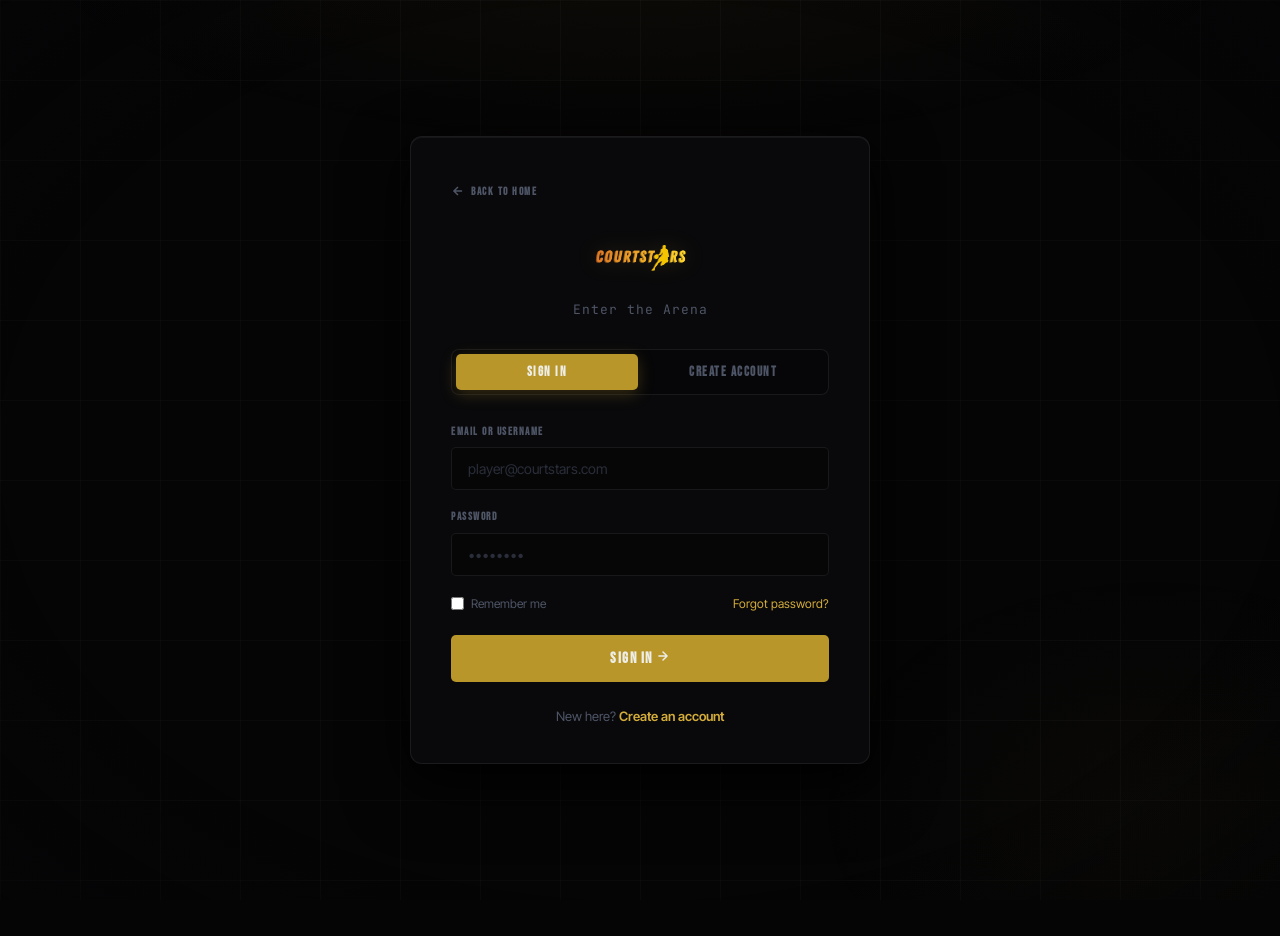
<file: frontend/login.html>
<!doctype html>
<html lang="en">
<head>
  <meta charset="UTF-8" />
  <meta name="viewport" content="width=device-width, initial-scale=1.0" />
  <title>CourtStars — Sign In</title>
  <link rel="preconnect" href="https://fonts.googleapis.com" />
  <link rel="preconnect" href="https://fonts.gstatic.com" crossorigin />
  <link href="https://fonts.googleapis.com/css2?family=Bebas+Neue&family=Inter+Tight:wght@400;500;600;700&family=JetBrains+Mono:wght@400;500&display=swap" rel="stylesheet" />
  <link rel="stylesheet" href="styles.css" />
</head>
<body>
  <main class="auth-wrapper">
    <div class="auth-card">

      <!-- Back Button -->
      <button class="auth-back-btn" onclick="goBack()">
        <svg width="14" height="14" viewBox="0 0 24 24" fill="none" stroke="currentColor" stroke-width="2.5"><path d="M19 12H5M12 19l-7-7 7-7"/></svg>
        Back to Home
      </button>

      <!-- Logo -->
      <a href="index.html" class="auth-logo">
        <img src="imgs/courtstarslogo.png" alt="CourtStars Logo"
             onerror="this.style.display='none';document.getElementById('authLogoFallback').style.display='inline'" />
        <span id="authLogoFallback" style="display:none;">COURT<span>STARS</span></span>
      </a>
      <p class="auth-sub" id="authSubtext">Enter the Arena</p>

      <!-- Tab Switcher (for non-logged-in state) -->
      <div class="auth-tabs" id="authTabs">
        <button class="auth-tab active" id="tabLogin" onclick="switchTab('login')">Sign In</button>
        <button class="auth-tab" id="tabRegister" onclick="switchTab('register')">Create Account</button>
      </div>

      <!-- ── LOGIN FORM ────────────────────────────── -->
      <form id="loginForm" class="auth-form active" onsubmit="handleLogin(event)">
        <div class="auth-alert" id="loginAlert"></div>

        <div class="auth-field">
          <label for="loginEmail">Email or Username</label>
          <input type="text" id="loginEmail" class="auth-input"
                 placeholder="player@courtstars.com" required autocomplete="email" />
        </div>

        <div class="auth-field">
          <label for="loginPassword">Password</label>
          <input type="password" id="loginPassword" class="auth-input"
                 placeholder="••••••••" required autocomplete="current-password" />
        </div>

        <div class="auth-row">
          <label>
            <input type="checkbox" id="loginRemember" />
            Remember me
          </label>
          <a href="#">Forgot password?</a>
        </div>

        <button type="submit" class="auth-btn" id="loginBtn">
          <div class="btn-spinner"></div>
          <span class="btn-text">
            Sign In
            <svg width="14" height="14" viewBox="0 0 24 24" fill="none" stroke="currentColor" stroke-width="2.5" stroke-linecap="round" stroke-linejoin="round"><path d="M5 12h14M12 5l7 7-7 7"/></svg>
          </span>
        </button>
      </form>

      <!-- ── REGISTER FORM ─────────────────────────── -->
      <form id="registerForm" class="auth-form" onsubmit="handleRegister(event)">
        <div class="auth-alert" id="registerAlert"></div>

        <div class="auth-field">
          <label for="regUsername">Username</label>
          <input type="text" id="regUsername" class="auth-input"
                 placeholder="CourtKing23" required minlength="3" autocomplete="username" />
          <span class="field-hint" id="hintUsername">At least 3 characters</span>
        </div>

        <div class="auth-field">
          <label for="regEmail">Email Address</label>
          <input type="email" id="regEmail" class="auth-input"
                 placeholder="player@courtstars.com" required autocomplete="email" />
          <span class="field-hint" id="hintEmail">Enter a valid email</span>
        </div>

        <div class="auth-field">
          <label for="regPassword">Password</label>
          <input type="password" id="regPassword" class="auth-input"
                 placeholder="At least 6 characters" required minlength="6"
                 autocomplete="new-password"
                 oninput="updatePwStrength(this.value)" />
          <div class="pw-strength"><div class="pw-strength-fill" id="pwFill"></div></div>
          <div class="pw-strength-label" id="pwLabel"></div>
        </div>

        <div class="auth-field">
          <label for="regConfirm">Confirm Password</label>
          <input type="password" id="regConfirm" class="auth-input"
                 placeholder="Repeat password" required autocomplete="new-password" />
          <span class="field-hint" id="hintConfirm">Passwords do not match</span>
        </div>

        <button type="submit" class="auth-btn" id="registerBtn">
          <div class="btn-spinner"></div>
          <span class="btn-text">
            Create Account
            <svg width="14" height="14" viewBox="0 0 24 24" fill="none" stroke="currentColor" stroke-width="2.5" stroke-linecap="round" stroke-linejoin="round"><path d="M5 12h14M12 5l7 7-7 7"/></svg>
          </span>
        </button>
      </form>

      <!-- ── PROFILE / ACCOUNT MANAGEMENT (when logged in) ─────── -->
      <div id="profileSection" class="profile-section">
        <div class="auth-alert" id="profileAlert"></div>

        <div class="profile-header" id="profileHeader">
          <div class="profile-avatar-lg" id="profileAvatarLg">?</div>
          <div class="profile-info-text">
            <strong id="profileUsername">—</strong>
            <span id="profileEmail">—</span>
          </div>
        </div>

        <!-- Action Buttons -->
        <div class="profile-action-row">
          <button class="profile-btn" onclick="toggleUpdateForm()">✏️ Edit Profile</button>
          <button class="profile-btn danger" onclick="toggleDeleteConfirm()">🗑 Delete Account</button>
        </div>

        <!-- Update Form -->
        <div class="profile-update-form" id="profileUpdateForm">
          <div style="font-family:var(--font-display);font-size:12px;font-weight:700;letter-spacing:1.5px;color:var(--muted);text-transform:uppercase;">Update Profile</div>

          <div class="auth-field">
            <label for="updateUsername">New Username</label>
            <input type="text" id="updateUsername" class="auth-input" placeholder="New username (min 3 chars)" minlength="3" />
          </div>

          <div class="auth-field">
            <label for="updateDisplayName">Display Name</label>
            <input type="text" id="updateDisplayName" class="auth-input" placeholder="Display Name" />
          </div>

          <div class="auth-field">
            <label for="updateEmail">New Email</label>
            <input type="email" id="updateEmail" class="auth-input" placeholder="New email address" />
          </div>

          <div class="auth-field">
            <label for="updatePassword">New Password</label>
            <input type="password" id="updatePassword" class="auth-input" placeholder="Leave blank to keep current" minlength="6" />
          </div>

          <div class="auth-field">
            <label for="updateCurrentPassword">Current Password <span style="color:var(--orange)">*</span></label>
            <input type="password" id="updateCurrentPassword" class="auth-input" placeholder="Required to save changes" required />
          </div>

          <button type="button" class="auth-btn" id="updateBtn" onclick="handleUpdate()">
            <div class="btn-spinner"></div>
            <span class="btn-text">Save Changes</span>
          </button>
          <button type="button" class="profile-cancel-link" onclick="toggleUpdateForm()">Cancel</button>
        </div>

        <!-- Delete Confirm -->
        <div class="profile-delete-confirm" id="profileDeleteConfirm">
          <div class="delete-warning">
            ⚠️ This action is permanent. Your account, profile, and all saved favorites will be deleted and cannot be recovered.
          </div>
          <div class="auth-field">
            <label for="deletePassword">Enter Password to Confirm</label>
            <input type="password" id="deletePassword" class="auth-input" placeholder="Your current password" />
          </div>
          <button type="button" class="auth-btn" id="deleteBtn" style="background:rgba(239,68,68,0.7);" onclick="handleDelete()">
            <div class="btn-spinner"></div>
            <span class="btn-text">Permanently Delete Account</span>
          </button>
          <button type="button" class="profile-cancel-link" onclick="toggleDeleteConfirm()">Cancel</button>
        </div>

        <div style="border-top:1px solid var(--border2);padding-top:16px;text-align:center;">
          <button class="auth-btn" style="background:rgba(255,255,255,0.06);color:var(--muted);margin-top:0;" onclick="signOut()">
            <span class="btn-text">Sign Out</span>
          </button>
        </div>
      </div>

      <div class="auth-footer" id="authFooter">
        <span id="authFooterText">
          New here? <a href="#" onclick="switchTab('register');return false;">Create an account</a>
        </span>
      </div>
    </div>
  </main>

  <script>
    const AUTH_BASE = new URL('../api/auth/', window.location.href).pathname;

    // ── On load: check if user already logged in ────────────────
    window.addEventListener('DOMContentLoaded', () => {
      const stored = localStorage.getItem('cs_user');
      if (stored) {
        try {
          const user = JSON.parse(stored);
          showProfileMode(user);
        } catch(e) { showAuthMode(); }
      } else {
        showAuthMode();
      }
      if (window.location.hash === '#register') switchTab('register');
    });

    function showAuthMode() {
      document.getElementById('authTabs').style.display = 'flex';
      document.getElementById('loginForm').classList.add('active');
      document.getElementById('profileSection').classList.remove('active');
      document.getElementById('authFooter').style.display = 'block';
      document.getElementById('authSubtext').textContent = 'Enter the Arena';
    }

    function showProfileMode(user) {
      document.getElementById('authTabs').style.display = 'none';
      document.getElementById('loginForm').classList.remove('active');
      document.getElementById('registerForm').classList.remove('active');
      document.getElementById('profileSection').classList.add('active');
      document.getElementById('authFooter').style.display = 'none';
      document.getElementById('authSubtext').textContent = 'Your Account';

      const initial = (user.display_name || user.username || '?')[0].toUpperCase();
      document.getElementById('profileAvatarLg').textContent = initial;
      document.getElementById('profileUsername').textContent = user.display_name || user.username;
      document.getElementById('profileEmail').textContent = user.email || '';

      // Pre-fill update fields
      document.getElementById('updateUsername').value = user.username || '';
      document.getElementById('updateDisplayName').value = user.display_name || '';
      document.getElementById('updateEmail').value = user.email || '';
    }

    // ── Tab Switching ────────────────────────────────────────────
    function switchTab(tab) {
      document.getElementById('loginForm').classList.toggle('active', tab === 'login');
      document.getElementById('registerForm').classList.toggle('active', tab === 'register');
      document.getElementById('tabLogin').classList.toggle('active', tab === 'login');
      document.getElementById('tabRegister').classList.toggle('active', tab === 'register');
      document.getElementById('authFooterText').innerHTML = tab === 'login'
        ? `New here? <a href="#" onclick="switchTab('register');return false;">Create an account</a>`
        : `Already have an account? <a href="#" onclick="switchTab('login');return false;">Sign in</a>`;
      clearAlerts();
    }

    function clearAlerts() {
      ['loginAlert','registerAlert','profileAlert'].forEach(id => {
        const el = document.getElementById(id);
        if (el) { el.className = 'auth-alert'; el.textContent = ''; }
      });
    }

    function showAlert(id, type, msg) {
      const el = document.getElementById(id);
      if (!el) return;
      el.className = `auth-alert ${type} show`;
      el.textContent = msg;
    }

    function setLoading(btn, loading) {
      btn.disabled = loading;
      btn.classList.toggle('loading', loading);
    }

    // ── Back Button ──────────────────────────────────────────────
    function goBack() {
      if (document.referrer && document.referrer !== window.location.href) {
        history.back();
      } else {
        window.location.href = 'index.html';
      }
    }

    // ── Password Strength ────────────────────────────────────────
    function updatePwStrength(val) {
      let score = 0;
      if (val.length >= 6)  score++;
      if (val.length >= 10) score++;
      if (/[A-Z]/.test(val)) score++;
      if (/[0-9]/.test(val)) score++;
      if (/[^A-Za-z0-9]/.test(val)) score++;
      const fill  = document.getElementById('pwFill');
      const label = document.getElementById('pwLabel');
      const pct   = (score / 5) * 100;
      const colors = ['#ef4444','#f97316','#eab308','#22c55e','#16a34a'];
      const labels = ['Very weak','Weak','Fair','Strong','Very strong'];
      fill.style.width      = pct + '%';
      fill.style.background = colors[score - 1] || '#ef4444';
      label.textContent     = val.length ? (labels[score - 1] || '') : '';
      label.style.color     = colors[score - 1] || 'var(--muted)';
    }

    // ── Login Handler ────────────────────────────────────────────
    async function handleLogin(e) {
      e.preventDefault();
      const btn   = document.getElementById('loginBtn');
      const email = document.getElementById('loginEmail').value.trim();
      const pass  = document.getElementById('loginPassword').value;
      setLoading(btn, true);
      clearAlerts();
      try {
        const res  = await fetch(AUTH_BASE + 'login.php', {
          method:  'POST',
          headers: { 'Content-Type': 'application/json' },
          body:    JSON.stringify({ email, password: pass }),
        });
        const data = await res.json();
        if (data.success) {
          localStorage.setItem('cs_user',  JSON.stringify(data.user));
          localStorage.setItem('cs_token', data.token);
          showAlert('loginAlert', 'success', data.message || 'Welcome back!');
          const returnUrl = new URLSearchParams(window.location.search).get('return') || 'index.html';
          setTimeout(() => { window.location.href = returnUrl; }, 900);
        } else {
          showAlert('loginAlert', 'error', data.error || 'Login failed. Check your credentials.');
        }
      } catch(err) {
        showAlert('loginAlert', 'error', `Cannot reach server. Check your connection.`);
      } finally {
        setLoading(btn, false);
      }
    }

    // ── Register Handler ─────────────────────────────────────────
    async function handleRegister(e) {
      e.preventDefault();
      const btn      = document.getElementById('registerBtn');
      const username = document.getElementById('regUsername').value.trim();
      const email    = document.getElementById('regEmail').value.trim();
      const password = document.getElementById('regPassword').value;
      const confirm  = document.getElementById('regConfirm').value;
      let valid = true;
      if (username.length < 3) {
        document.getElementById('regUsername').classList.add('error');
        document.getElementById('hintUsername').classList.add('show');
        valid = false;
      }
      if (password !== confirm) {
        document.getElementById('regConfirm').classList.add('error');
        document.getElementById('hintConfirm').classList.add('show');
        valid = false;
      }
      if (!valid) return;
      document.querySelectorAll('.auth-input').forEach(i => i.classList.remove('error'));
      document.querySelectorAll('.field-hint').forEach(i => i.classList.remove('show'));
      setLoading(btn, true);
      clearAlerts();
      try {
        const res  = await fetch(AUTH_BASE + 'register.php', {
          method:  'POST',
          headers: { 'Content-Type': 'application/json' },
          body:    JSON.stringify({ username, email, password }),
        });
        const data = await res.json();
        if (data.success) {
          localStorage.setItem('cs_user',  JSON.stringify(data.user));
          localStorage.setItem('cs_token', data.token);
          showAlert('registerAlert', 'success', data.message || 'Account created! Redirecting…');
          const returnUrl = new URLSearchParams(window.location.search).get('return') || 'index.html';
          setTimeout(() => { window.location.href = returnUrl; }, 1200);
        } else {
          const msg = data.errors ? data.errors.join(' ') : (data.error || 'Registration failed.');
          showAlert('registerAlert', 'error', msg);
        }
      } catch(err) {
        showAlert('registerAlert', 'error', `Cannot reach server. Check your connection.`);
      } finally {
        setLoading(btn, false);
      }
    }

    // ── Profile: Toggle Update Form ──────────────────────────────
    function toggleUpdateForm() {
      const form = document.getElementById('profileUpdateForm');
      const isShowing = form.classList.contains('show');
      form.classList.toggle('show', !isShowing);
      // Hide delete confirm if open
      document.getElementById('profileDeleteConfirm').classList.remove('show');
      clearAlerts();
    }

    function toggleDeleteConfirm() {
      const form = document.getElementById('profileDeleteConfirm');
      form.classList.toggle('show');
      document.getElementById('profileUpdateForm').classList.remove('show');
      clearAlerts();
    }

    // ── Profile: Update Handler ──────────────────────────────────
    async function handleUpdate() {
      const btn = document.getElementById('updateBtn');
      const currentPassword = document.getElementById('updateCurrentPassword').value;
      const newUsername     = document.getElementById('updateUsername').value.trim();
      const newDisplayName  = document.getElementById('updateDisplayName').value.trim();
      const newEmail        = document.getElementById('updateEmail').value.trim();
      const newPassword     = document.getElementById('updatePassword').value;

      if (!currentPassword) {
        showAlert('profileAlert', 'error', 'Current password is required to save changes.');
        return;
      }

      setLoading(btn, true);
      clearAlerts();

      try {
        const token = localStorage.getItem('cs_token');
        const res = await fetch(AUTH_BASE + 'update.php', {
          method: 'POST',
          headers: { 'Content-Type': 'application/json', 'Authorization': 'Bearer ' + token },
          body: JSON.stringify({ current_password: currentPassword, username: newUsername, display_name: newDisplayName, email: newEmail, new_password: newPassword || undefined }),
        });
        const data = await res.json();
        if (data.success) {
          localStorage.setItem('cs_user', JSON.stringify(data.user));
          showAlert('profileAlert', 'success', 'Profile updated successfully!');
          showProfileMode(data.user);
          toggleUpdateForm();
        } else {
          showAlert('profileAlert', 'error', data.error || 'Update failed.');
        }
      } catch(err) {
        showAlert('profileAlert', 'error', 'Cannot reach server. Check your connection.');
      } finally {
        setLoading(btn, false);
      }
    }

    // ── Profile: Delete Handler ──────────────────────────────────
    async function handleDelete() {
      const btn = document.getElementById('deleteBtn');
      const password = document.getElementById('deletePassword').value;
      if (!password) {
        showAlert('profileAlert', 'error', 'Please enter your password to confirm deletion.');
        return;
      }
      if (!confirm('Are you absolutely sure? This cannot be undone.')) return;

      setLoading(btn, true);
      clearAlerts();

      try {
        const token = localStorage.getItem('cs_token');
        const res = await fetch(AUTH_BASE + 'delete.php', {
          method: 'POST',
          headers: { 'Content-Type': 'application/json', 'Authorization': 'Bearer ' + token },
          body: JSON.stringify({ password }),
        });
        const data = await res.json();
        if (data.success) {
          localStorage.removeItem('cs_user');
          localStorage.removeItem('cs_token');
          localStorage.removeItem('cs_favorites');
          showAlert('profileAlert', 'success', 'Account deleted. Redirecting…');
          setTimeout(() => { window.location.href = 'index.html'; }, 1500);
        } else {
          showAlert('profileAlert', 'error', data.error || 'Deletion failed. Check your password.');
        }
      } catch(err) {
        showAlert('profileAlert', 'error', 'Cannot reach server. Check your connection.');
      } finally {
        setLoading(btn, false);
      }
    }

    // ── Sign Out ─────────────────────────────────────────────────
    function signOut() {
      localStorage.removeItem('cs_user');
      localStorage.removeItem('cs_token');
      showAuthMode();
      switchTab('login');
    }
  </script>
</body>
</html>
</file>
<file: frontend/styles.css>
/* ═══════════════════════════════════════════════════════════════
   COURTSTARS — PREMIUM BROADCAST DESIGN SYSTEM v4.0
   Fonts: Bebas Neue (display) + Inter Tight (UI) + JetBrains Mono (data)
═══════════════════════════════════════════════════════════════ */

/* ── CSS VARIABLES ─────────────────────────────────────────── */
:root {
  /* Surface depth — true black base, layered upward */
  --bg:    #050506;
  --bg2:   #080809;
  --bg3:   #0C0C0E;
  --bg4:   #111113;
  --bg5:   #161618;
  --bg6:   #1C1C1F;   /* card surfaces */

  /* Gold — restrained but present. Whispers, doesn't shout */
  --gold:        #B8962A;   /* primary — deep antique gold */
  --gold2:       #D4AD3A;   /* hover / highlight */
  --gold3:       #E8C355;   /* text accent — sparingly */
  --gold-dim:    rgba(184,150,42,0.08);
  --gold-border: rgba(184,150,42,0.16);
  --gold-glow:   rgba(184,150,42,0.10);

  /* Keep --orange aliases pointing to gold for backward compat */
  --orange:      #B8962A;
  --orange2:     #D4AD3A;
  --orange3:     #B8962A;
  --orange-dim:  rgba(184,150,42,0.08);
  --orange-glow: rgba(184,150,42,0.10);

  --green:  #22C55E;
  --red:    #EF4444;
  --blue:   #4B9FE1;

  /* Text hierarchy — 4 levels */
  --white:   #EEEEE8;    /* headings, values */
  --text:    #8A92A3;    /* body copy */
  --muted:   #4E5566;    /* labels, secondary */
  --muted2:  #2A2E3A;    /* dividers, placeholders */

  /* Border system — subtle upward progression */
  --border:   rgba(255,255,255,0.042);
  --border2:  rgba(255,255,255,0.075);
  --border3:  rgba(184,150,42,0.18);

  /* Radius — tighter = more premium */
  --radius-sm: 3px;
  --radius:    5px;
  --radius-lg: 8px;
  --radius-xl: 12px;

  /* Shadow system — layered depth */
  --shadow-sm: 0 1px 4px rgba(0,0,0,0.5), 0 2px 8px rgba(0,0,0,0.3);
  --shadow:    0 4px 16px rgba(0,0,0,0.6), 0 8px 32px rgba(0,0,0,0.4), inset 0 1px 0 rgba(255,255,255,0.04);
  --shadow-lg: 0 12px 48px rgba(0,0,0,0.75), 0 24px 64px rgba(0,0,0,0.5), inset 0 1px 0 rgba(255,255,255,0.05);
  --shadow-gold: 0 4px 24px rgba(184,150,42,0.12), 0 0 0 1px rgba(184,150,42,0.10);

  /* Transitions */
  --trans:      all 0.18s cubic-bezier(0.25,0.46,0.45,0.94);
  --trans-fast: all 0.12s cubic-bezier(0.25,0.46,0.45,0.94);
  --trans-spring: all 0.22s cubic-bezier(0.16,1,0.3,1);

  --schedule-height: 56px;
  --nav-height: 84px;
  --ticker-height: 36px;

  /* Font families */
  --font-display: 'Bebas Neue', sans-serif;
  --font-body:    'Inter Tight', sans-serif;
  --font-mono:    'JetBrains Mono', monospace;
}

/* ── RESET & BASE ──────────────────────────────────────────── */
*, *::before, *::after { margin:0; padding:0; box-sizing:border-box; }
html { scroll-behavior: smooth; }

body {
  min-height: 100vh;
  overflow-x: hidden;
  background: var(--bg);
  color: var(--text);
  font-family: var(--font-body);
  font-size: 15px;
  line-height: 1.6;
  padding-bottom: var(--ticker-height);
}

/* Court-pattern background — visible but atmospheric */
body::before {
  content: '';
  position: fixed;
  inset: 0;
  z-index: 0;
  pointer-events: none;
  background:
    /* warm gold atmosphere top-center */
    radial-gradient(ellipse 70% 35% at 50% -8%, rgba(184,150,42,0.055) 0%, transparent 70%),
    /* subtle warm lower-right corner */
    radial-gradient(ellipse 45% 45% at 90% 90%, rgba(184,150,42,0.03) 0%, transparent 60%),
    /* court grid lines — visible now */
    linear-gradient(rgba(255,255,255,0.022) 1px, transparent 1px),
    linear-gradient(90deg, rgba(255,255,255,0.022) 1px, transparent 1px);
  background-size: 100% 100%, 100% 100%, 80px 80px, 80px 80px;
}

/* Subtle vignette on the grid to fade edges */
body::after {
  content: '';
  position: fixed;
  inset: 0;
  z-index: 0;
  pointer-events: none;
  background: radial-gradient(ellipse 100% 100% at 50% 50%, transparent 50%, var(--bg) 100%);
}

a { text-decoration: none; color: inherit; }
button { font-family: var(--font-body); cursor: pointer; border: none; }
img { max-width: 100%; display: block; }
section { position: relative; z-index: 1; }

/* Scrollbar — neutral, unobtrusive, adapts to dark bg */
::-webkit-scrollbar { width: 4px; height: 4px; }
::-webkit-scrollbar-track { background: transparent; }
::-webkit-scrollbar-thumb {
  background: rgba(255,255,255,0.10);
  border-radius: 10px;
  transition: background 0.2s;
}
::-webkit-scrollbar-thumb:hover { background: rgba(255,255,255,0.22); }
::-webkit-scrollbar-corner { background: transparent; }
/* Firefox */
* { scrollbar-width: thin; scrollbar-color: rgba(255,255,255,0.10) transparent; }

/* ── FONT HELPERS ───────────────────────────────────────────── */
.font-display { font-family: var(--font-display); }
.mono { font-family: var(--font-mono); }

/* ═══════════════════════════════════════════════════════════
   LOADER
═══════════════════════════════════════════════════════════ */
#loader {
  position: fixed;
  inset: 0;
  z-index: 9999;
  display: flex;
  align-items: center;
  justify-content: center;
  background: var(--bg);
  transition: opacity 0.45s ease, visibility 0.45s;
}
#loader.fade-out { opacity: 0; visibility: hidden; }

.loader-inner {
  display: flex;
  flex-direction: column;
  align-items: center;
  gap: 28px;
}

.loader-orb {
  position: relative;
  width: 80px;
  height: 160px;          /* taller container = more travel room */
  display: flex;
  flex-direction: column;
  align-items: center;
  justify-content: flex-start;
}

.loader-ball {
  width: 80px; height: 80px;
  background: radial-gradient(circle at 32% 28%, #f5a055 0%, #D06818 45%, #8B3E08 100%);
  border-radius: 50%;
  position: relative;
  overflow: hidden;
  animation: physicsBounce 0.44s ease-in infinite;  /* faster, gravity easing */
  transform-origin: center bottom;
}

.loader-seam {
  position: absolute; inset: 0;
  border-radius: 50%;
  border: 2.5px solid rgba(0,0,0,0.22);
  border-left-color: transparent;
  border-right-color: transparent;
  transform: rotate(-20deg);
}

.loader-seam2 {
  position: absolute;
  top: 28%; left: -8%; right: -8%; height: 44%;
  border-top: 2.5px solid rgba(0,0,0,0.22);
  border-bottom: 2.5px solid rgba(0,0,0,0.22);
  border-radius: 50%;
}

/* Specular highlight — makes ball look 3D */
.loader-seam::after {
  content: '';
  position: absolute;
  top: 8px; left: 14px;
  width: 22px; height: 14px;
  background: rgba(255,255,255,0.18);
  border-radius: 50%;
  transform: rotate(-30deg);
  filter: blur(2px);
}

/* Shadow on the floor */
.loader-orb::after {
  content: '';
  position: absolute;
  bottom: 0; left: 50%;
  transform: translateX(-50%);
  width: 64px; height: 10px;
  background: rgba(0,0,0,0.55);
  border-radius: 50%;
  filter: blur(4px);
  animation: shadowBounce 0.44s ease-in infinite;
}

.loader-ring { display: none; }

/*
  physicsBounce — true gravity arc:
    • 0%   = peak height (ball AT TOP, translateY(0))
    • fall accelerates (gravity = ease-in on the animation itself)
    • ~72% = first floor contact → squish
    • ~80% = elastic snap back tall
    • ~88% = partial rise
    • 100% = back to peak
  The container is 160px; ball travels 72px down = good visual arc.
*/
@keyframes physicsBounce {
  0%   { transform: translateY(0px)   scaleX(1)    scaleY(1);    }
  72%  { transform: translateY(72px)  scaleX(1)    scaleY(1);    }
  79%  { transform: translateY(76px)  scaleX(1.22) scaleY(0.78); }  /* IMPACT squish */
  84%  { transform: translateY(68px)  scaleX(0.93) scaleY(1.08); }  /* elastic overshoot */
  91%  { transform: translateY(28px)  scaleX(1)    scaleY(1);    }
  100% { transform: translateY(0px)   scaleX(1)    scaleY(1);    }
}

@keyframes shadowBounce {
  0%   { transform: translateX(-50%) scaleX(0.35); opacity: 0.08; }
  72%  { transform: translateX(-50%) scaleX(0.9);  opacity: 0.42; }
  79%  { transform: translateX(-50%) scaleX(1.28); opacity: 0.60; }  /* max at impact */
  84%  { transform: translateX(-50%) scaleX(0.7);  opacity: 0.28; }
  91%  { transform: translateX(-50%) scaleX(0.45); opacity: 0.13; }
  100% { transform: translateX(-50%) scaleX(0.35); opacity: 0.08; }
}

.loader-brand {
  font-family: var(--font-display);
  font-size: 32px;
  font-weight: 900;
  letter-spacing: 6px;
  color: var(--white);
  text-transform: uppercase;
}
.loader-brand span { color: var(--orange); }
.loader-brand {
  display: flex;
  align-items: center;
  justify-content: center;
  min-height: 56px;
}
.loader-logo-img {
  height: 108px;
  width: auto;
  max-width: 280px;
  object-fit: contain;
  filter: drop-shadow(0 0 14px rgba(168,135,42,0.28));
}

.loader-sub {
  font-size: 11px;
  font-weight: 600;
  letter-spacing: 4px;
  color: var(--muted);
  text-transform: uppercase;
}

.loader-bar-wrap {
  width: 180px; height: 2px;
  background: var(--bg4);
  border-radius: 2px;
  overflow: hidden;
}

.loader-bar {
  height: 100%;
  width: 0%;
  background: linear-gradient(90deg, var(--orange), var(--gold));
  animation: loadBar 1.4s ease forwards;
  border-radius: 2px;
}

@keyframes loadBar { to { width: 100%; } }

/* ═══════════════════════════════════════════════════════════
   GLOBAL SEARCH OVERLAY
═══════════════════════════════════════════════════════════ */
.search-overlay {
  position: fixed;
  inset: 0;
  z-index: 8000;
  background: rgba(8,10,14,0.85);
  backdrop-filter: blur(8px);
  display: flex;
  align-items: flex-start;
  justify-content: center;
  padding-top: 12vh;
  opacity: 0;
  visibility: hidden;
  transition: var(--trans);
}
.search-overlay.open { opacity: 1; visibility: visible; }

.search-modal {
  width: 100%;
  max-width: 600px;
  background: var(--bg3);
  border: 1px solid var(--border2);
  border-radius: var(--radius-lg);
  overflow: hidden;
  box-shadow: var(--shadow-lg);
}

.search-modal-head {
  display: flex;
  align-items: center;
  gap: 12px;
  padding: 16px 20px;
  border-bottom: 1px solid var(--border);
  color: var(--muted);
}

.search-modal-head input {
  flex: 1;
  background: none;
  border: none;
  outline: none;
  font-size: 16px;
  color: var(--white);
  font-family: var(--font-body);
}
.search-modal-head input::placeholder { color: var(--muted2); }

.search-modal-head button {
  background: var(--bg4);
  color: var(--muted);
  border: 1px solid var(--border);
  border-radius: var(--radius-sm);
  padding: 2px 8px;
  font-size: 11px;
  letter-spacing: 1px;
}

.search-results { padding: 8px; max-height: 420px; overflow-y: auto; }

.search-hint {
  padding: 24px;
  text-align: center;
  color: var(--muted);
  font-size: 13px;
}

.search-result-item {
  display: flex;
  align-items: center;
  gap: 12px;
  padding: 10px 12px;
  border-radius: var(--radius);
  cursor: pointer;
  transition: var(--trans-fast);
}
.search-result-item:hover { background: var(--bg4); }

.sri-avatar {
  width: 36px; height: 36px;
  border-radius: 50%;
  background: var(--bg5);
  display: flex; align-items: center; justify-content: center;
  font-size: 11px; font-weight: 700; color: var(--orange);
  overflow: hidden; flex-shrink: 0;
}
.sri-avatar img { width: 100%; height: 100%; object-fit: cover; border-radius: 50%; }

.sri-info { flex: 1; min-width: 0; }
.sri-name { font-size: 14px; font-weight: 600; color: var(--white); }
.sri-meta { font-size: 12px; color: var(--muted); }

.sri-badge {
  font-size: 10px;
  padding: 3px 8px;
  border-radius: var(--radius-sm);
  background: var(--orange-dim);
  color: var(--orange2);
  font-weight: 700;
  letter-spacing: 0.5px;
}

/* ═══════════════════════════════════════════════════════════
   SCHEDULE BAR (above navbar)
═══════════════════════════════════════════════════════════ */
#scheduleBarWrap {
  position: fixed;
  top: 0; left: 0; right: 0;
  z-index: 1001;
  height: var(--schedule-height);
  background: rgba(3,4,6,0.99);
  border-bottom: 1px solid rgba(255,255,255,0.055);
  backdrop-filter: blur(16px);
}

.schedule-bar {
  display: flex;
  align-items: center;
  height: 100%;
  overflow: hidden;
  max-width: 100%;
  gap: 0;
}

.sb-arrow {
  width: 36px;
  height: 100%;
  background: none;
  border: none;
  color: var(--muted);
  font-size: 18px;
  cursor: pointer;
  display: flex; align-items: center; justify-content: center;
  transition: var(--trans-fast);
  flex-shrink: 0;
  border-right: 1px solid var(--border);
}
.sb-arrow:last-child { border-right: none; border-left: 1px solid var(--border); }
.sb-arrow:hover { color: var(--gold); background: rgba(255,255,255,0.04); }

.sb-games {
  flex: 1;
  display: flex;
  align-items: center;
  gap: 0;
  overflow-x: hidden;
  scroll-behavior: smooth;
  height: 100%;
}

.sb-game {
  display: inline-flex;
  flex-direction: column;
  align-items: center;
  justify-content: center;
  gap: 2px;
  padding: 0 18px;
  height: 100%;
  white-space: nowrap;
  border-right: 1px solid var(--border);
  font-family: var(--font-display);
  font-size: 12px;
  font-weight: 600;
  letter-spacing: 0.3px;
  flex-shrink: 0;
  min-width: 180px;
}
.sb-game-matchup {
  display: flex;
  align-items: center;
  gap: 8px;
}
.sb-game-date {
  font-size: 9px;
  color: var(--muted);
  letter-spacing: 1px;
  text-transform: uppercase;
  margin-top: 1px;
}
.sb-game.live { background: rgba(168,135,42,0.05); }

.sb-team { color: var(--white); font-weight: 700; letter-spacing: 0.5px; text-transform: uppercase; font-size: 12px; }
.sb-score { font-family: var(--font-mono); color: var(--text); font-size: 13px; font-weight: 500; }
.sb-score.muted { color: var(--muted2); }
.sb-status { font-size: 10px; color: var(--muted); letter-spacing: 1px; text-transform: uppercase; }
.sb-live-badge { color: #c0392b; font-weight: 700; letter-spacing: 0.5px; }

/* ── LOGO IMAGE ───────────────────────────────────────────── */
#navLogoImg {
  height: 80px;
  width: auto;
  max-width: 260px;
  object-fit: contain;
  display: block;
}

/* ── NAVBAR ───────────────────────────────────────────────── */
#navbar {
  position: fixed;
  top: var(--schedule-height); left: 0; right: 0;
  z-index: 1000;
  height: 84px;
  display: flex;
  align-items: center;
  gap: 32px;
  padding: 0 28px;
  transition: var(--trans);
  background: transparent;
}

#navbar.scrolled {
  background: rgba(5,5,6,0.88);
  backdrop-filter: blur(24px);
  -webkit-backdrop-filter: blur(24px);
  border-bottom: 1px solid rgba(255,255,255,0.06);
  box-shadow: 0 1px 0 rgba(255,255,255,0.03), 0 8px 32px rgba(0,0,0,0.4);
}

#navbar.scrolled {
  background: rgba(4,5,8,0.97);
  backdrop-filter: blur(20px);
  border-bottom: 1px solid rgba(255,255,255,0.06);
  box-shadow: 0 1px 0 rgba(0,0,0,0.6);
}

.nav-logo {
  display: flex;
  align-items: center;
  gap: 10px;
  cursor: pointer;
  flex-shrink: 0;
  overflow: visible;
}

.nav-logo img { height: 72px; width: auto; max-width: 240px; object-fit: contain; display: block; }

.nav-logo span {
  font-family: var(--font-display);
  font-size: 22px;
  font-weight: 800;
  color: var(--white);
  letter-spacing: 1px;
  text-transform: uppercase;
}
.nav-logo span em { color: var(--orange); font-style: normal; }

.nav-links {
  display: flex;
  align-items: center;
  gap: 2px;
  list-style: none;
  flex: 1;
}

.nav-links a {
  display: block;
  padding: 7px 12px;
  font-family: var(--font-display);
  font-size: 14px;
  font-weight: 700;
  letter-spacing: 0.12em;
  color: rgba(255,255,255,0.52);
  border-radius: var(--radius-sm);
  text-transform: uppercase;
  transition: var(--trans-fast);
  position: relative;
}
.nav-links a::after {
  content: '';
  position: absolute;
  bottom: -2px; left: 10px; right: 10px;
  height: 1px;
  background: var(--orange);
  transform: scaleX(0);
  transition: transform 0.14s cubic-bezier(0.25,0.46,0.45,0.94);
  transform-origin: left;
}
.nav-links a:hover {
  color: rgba(255,255,255,0.85);
  background: none;
}
.nav-links a.active {
  color: #fff;
  background: none;
}
.nav-links a:hover::after, .nav-links a.active::after {
  transform: scaleX(1);
}

.nav-actions { display: flex; align-items: center; gap: 10px; margin-left: auto; }

.nav-search-btn {
  display: flex;
  align-items: center;
  gap: 8px;
  padding: 7px 14px;
  background: rgba(255,255,255,0.05);
  border: 1px solid var(--border2);
  border-radius: var(--radius);
  color: var(--muted);
  font-family: var(--font-display);
  font-size: 14px;
  font-weight: 600;
  letter-spacing: 0.5px;
  transition: var(--trans-fast);
  cursor: pointer;
}
.nav-search-btn:hover { background: rgba(255,255,255,0.08); color: var(--white); border-color: var(--gold); }

.nav-search-btn kbd {
  font-size: 10px;
  padding: 1px 5px;
  background: var(--bg5);
  border: 1px solid var(--border2);
  border-radius: 3px;
  color: var(--muted2);
  font-family: var(--font-mono);
}

.nav-ham {
  display: none;
  flex-direction: column;
  gap: 5px;
  padding: 8px;
  background: none;
}
.nav-ham span {
  display: block;
  width: 20px; height: 2px;
  background: var(--muted);
  border-radius: 2px;
  transition: var(--trans);
}
.nav-ham.active span:nth-child(1) { transform: rotate(45deg) translate(5px,5px); }
.nav-ham.active span:nth-child(2) { opacity: 0; }
.nav-ham.active span:nth-child(3) { transform: rotate(-45deg) translate(5px,-5px); }

/* MOBILE MENU */
.mobile-menu {
  position: fixed;
  top: calc(var(--schedule-height) + var(--nav-height));
  left: 0; right: 0;
  z-index: 999;
  background: rgba(6,6,7,0.98);
  border-bottom: 1px solid var(--border);
  padding: 16px;
  display: flex;
  flex-direction: column;
  gap: 4px;
  transform: translateY(-120%);
  transition: transform 0.22s cubic-bezier(0.16,1,0.3,1);
  backdrop-filter: blur(20px);
}
.mobile-menu.open { transform: translateY(0); }
.mobile-menu a {
  padding: 12px 16px;
  font-family: var(--font-display);
  font-size: 18px;
  font-weight: 700;
  letter-spacing: 1px;
  text-transform: uppercase;
  color: var(--muted);
  border-radius: var(--radius);
  transition: var(--trans-fast);
}
.mobile-menu a:hover { color: var(--white); background: var(--bg4); }

/* ═══════════════════════════════════════════════════════════
   SIDE WIDGETS (Fixed Bottom Right — Next Game + Top Scorer)
═══════════════════════════════════════════════════════════ */
.side-widgets {
  position: fixed;
  bottom: calc(var(--ticker-height) + 16px);
  right: 20px;
  z-index: 400;
  width: 280px;
  display: flex;
  flex-direction: column;
  gap: 10px;
  transition: var(--trans);
}

.side-widgets.collapsed {
  transform: translateX(calc(100% + 24px));
}

.sw-toggle {
  position: absolute;
  top: -10px;
  left: -40px;
  width: 32px; height: 32px;
  background: var(--bg4);
  border: 1px solid var(--border2);
  border-radius: 50%;
  color: var(--muted);
  font-size: 12px;
  display: flex; align-items: center; justify-content: center;
  cursor: pointer;
  transition: var(--trans-fast);
  z-index: 1;
}
.sw-toggle:hover { background: var(--bg5); color: var(--white); }

.sw-show-btn {
  position: fixed;
  bottom: calc(var(--ticker-height) + 16px);
  right: 16px;
  z-index: 400;
  width: 44px; height: 44px;
  background: var(--bg3);
  border: 1px solid var(--border2);
  border-radius: 50%;
  font-size: 20px;
  cursor: pointer;
  display: flex; align-items: center; justify-content: center;
  box-shadow: var(--shadow);
  transition: var(--trans);
}
.sw-show-btn:hover { transform: scale(1.1); }

/* Countdown — scoreboard style */
.hero-countdown.scoreboard-style {
  background: rgba(20,21,24,0.97);
  border: 1px solid rgba(168,135,42,0.25);
  border-radius: var(--radius);
  padding: 0;
  backdrop-filter: blur(16px);
  box-shadow: var(--shadow-lg), 0 0 0 1px rgba(168,135,42,0.08);
  overflow: hidden;
}

.scoreboard-header {
  background: rgba(0,0,0,0.3);
  border-bottom: 1px solid rgba(168,135,42,0.15);
  padding: 6px 12px;
  display: flex;
  align-items: center;
  justify-content: center;
  gap: 8px;
  font-family: var(--font-display);
  font-size: 9px;
  font-weight: 700;
  letter-spacing: 3px;
  color: var(--gold);
  text-transform: uppercase;
}

.sb-led-dot {
  width: 5px; height: 5px;
  border-radius: 50%;
  background: var(--gold2);
  opacity: 0.6;
}

.scoreboard-matchup {
  display: flex;
  align-items: center;
  justify-content: space-between;
  padding: 10px 14px;
  border-bottom: 1px solid var(--border);
  gap: 8px;
}

.sb-team-block {
  display: flex;
  flex-direction: column;
  align-items: center;
  gap: 2px;
  flex: 1;
}

.sb-team-abbr {
  font-family: var(--font-display);
  font-size: 20px;
  font-weight: 900;
  color: var(--white);
  letter-spacing: 1px;
  text-transform: uppercase;
  line-height: 1;
}

.sb-team-city {
  font-family: var(--font-display);
  font-size: 8px;
  color: var(--muted);
  letter-spacing: 1px;
  text-transform: uppercase;
}

.sb-center-sep {
  display: flex;
  flex-direction: column;
  align-items: center;
}

.sb-at {
  font-family: var(--font-display);
  font-size: 12px;
  font-weight: 700;
  color: var(--muted2);
}

.scoreboard-clock {
  display: flex;
  align-items: center;
  justify-content: center;
  gap: 4px;
  padding: 10px 14px;
  background: rgba(0,0,0,0.2);
}

.sc-digit-group {
  display: flex;
  flex-direction: column;
  align-items: center;
  gap: 2px;
}

.sc-digit {
  font-family: var(--font-mono);
  font-size: 24px;
  font-weight: 500;
  color: var(--white);
  line-height: 1;
  background: rgba(0,0,0,0.3);
  padding: 4px 8px;
  border-radius: 2px;
  min-width: 48px;
  text-align: center;
  letter-spacing: 2px;
  border: 1px solid rgba(255,255,255,0.06);
}

.sc-digit-label {
  font-family: var(--font-display);
  font-size: 7px;
  color: var(--muted2);
  letter-spacing: 2px;
  text-transform: uppercase;
}

.sc-colon {
  font-family: var(--font-mono);
  font-size: 20px;
  color: var(--muted2);
  font-weight: 300;
  margin-bottom: 12px;
  animation: blink 1s step-end infinite;
}
@keyframes blink { 0%, 100% { opacity: 1; } 50% { opacity: 0.2; } }

/* Legacy hcd classes - keep for JS compat */
.hcd-label { display: none; }
.hcd-vs { display: none; }
.hcd-timer { display: none; }

/* Hero spotlight card */
.hero-spotlight-card {
  background: rgba(13,16,24,0.96);
  border: 1px solid var(--border2);
  border-radius: var(--radius-lg);
  padding: 16px 18px;
  backdrop-filter: blur(12px);
  box-shadow: var(--shadow-lg);
  cursor: pointer;
  transition: var(--trans);
}
.hero-spotlight-card:hover { border-color: var(--border3); }

.spotlight-bg-image {
  position: absolute;
  inset: 0;
  overflow: hidden;
  opacity: 0.25;
}

.spotlight-bg-image img {
  position: absolute;
  inset: 0;
  width: 100%;
  height: 100%;
  object-fit: cover;

  opacity: 0;
  transition: opacity 0.5s ease;
}

.spotlight-bg-image img.active {
  opacity: 1;
}
.hsc-eyebrow {
  font-family: var(--font-display);
  font-size: 10px;
  font-weight: 700;
  letter-spacing: 2px;
  color: var(--muted);
  margin-bottom: 12px;
  text-transform: uppercase;
}
.hsc-player {
  display: flex;
  align-items: center;
  gap: 10px;
  margin-bottom: 12px;
}
.hsc-avatar {
  width: 44px; height: 44px;
  border-radius: 50%;
  background: var(--bg5);
  overflow: hidden;
  border: 2px solid var(--border2);
  display: flex; align-items: center; justify-content: center;
  font-size: 14px; font-weight: 700; color: var(--text);
  font-family: var(--font-display);
}
.hsc-avatar img { width: 100%; height: 100%; object-fit: cover; border-radius: 50%; }
.hsc-name {
  font-family: var(--font-display);
  font-size: 16px;
  font-weight: 800;
  color: var(--white);
  text-transform: uppercase;
  letter-spacing: 0.5px;
}
.hsc-team { font-size: 11px; color: var(--muted); }
.hsc-stats { display: flex; gap: 14px; }
.hsc-stat { text-align: center; }
.hsc-stat-val {
  font-family: var(--font-mono);
  font-size: 18px;
  color: var(--white);
  font-weight: 500;
}
.hsc-stat-lbl { font-size: 9px; color: var(--muted); letter-spacing: 1px; text-transform: uppercase; }

/* ═══════════════════════════════════════════════════════════
   HERO SECTION — CENTERED
═══════════════════════════════════════════════════════════ */
.hero-section {
  position: relative;
  min-height: 100vh;
  display: flex;
  align-items: center;
  justify-content: center;
  padding: calc(var(--schedule-height) + var(--nav-height) + 40px) 28px 120px;
  overflow: hidden;
}

/* Hero Background Placeholder */
.hero-bg-placeholder {
  position: absolute;
  inset: 0;
  background-size: cover;
  background-position: center;
  background-repeat: no-repeat;
  background-color: var(--bg2);
  z-index: 0;
}

.hero-bg-dim {
  position: absolute;
  inset: 0;
  background: linear-gradient(
    135deg,
    rgba(0,0,0,0.95) 0%,
    rgba(0,0,0,0.82) 45%,
    rgba(0,0,0,0.95) 100%
  );
}

.hero-inner {
  text-align: center;
  max-width: 760px;
  position: relative;
  z-index: 2;
}

.hero-eyebrow {
  display: inline-flex;
  align-items: center;
  gap: 8px;
  font-family: var(--font-display);
  font-size: 12px;
  font-weight: 700;
  letter-spacing: 3px;
  color: var(--gold2);
  margin-bottom: 24px;
  text-transform: uppercase;
}

.live-pulse {
  width: 8px; height: 8px;
  background: var(--gold2);
  border-radius: 50%;
  animation: pulse 1.5s ease-in-out infinite;
}

@keyframes pulse {
  0%, 100% { opacity: 1; transform: scale(1); }
  50% { opacity: 0.5; transform: scale(0.7); }
}

.hero-title {
  font-family: var(--font-display);
  font-size: clamp(68px, 10.5vw, 124px);
  font-weight: 900;
  line-height: 0.90;
  color: var(--white);
  margin-bottom: 28px;
  letter-spacing: -0.02em;
  text-transform: uppercase;
}

.hero-title-line { display: block; }
.hero-title-line.accent { color: var(--gold2); opacity: 0.9; }

/* ── HERO LOAD ANIMATIONS ─────────────────────────────────── */
@keyframes cs-slide-up {
  from { opacity: 0; transform: translateY(12px); }
  to   { opacity: 1; transform: translateY(0); }
}
@keyframes cs-slide-right {
  from { opacity: 0; transform: translateX(-10px); }
  to   { opacity: 1; transform: translateX(0); }
}
@keyframes cs-fade-in-gentle {
  from { opacity: 0; }
  to   { opacity: 1; }
}

.hero-eyebrow {
  animation: cs-slide-right 0.26s cubic-bezier(0.16,1,0.3,1) both;
}
.hero-title-line:nth-child(1) {
  animation: cs-slide-up 0.24s 0.04s cubic-bezier(0.16,1,0.3,1) both;
}
.hero-title-line:nth-child(2) {
  animation: cs-slide-up 0.24s 0.10s cubic-bezier(0.16,1,0.3,1) both;
}
.hero-sub {
  animation: cs-slide-up 0.24s 0.16s cubic-bezier(0.16,1,0.3,1) both;
}
.hero-cta-row {
  animation: cs-slide-up 0.24s 0.22s cubic-bezier(0.16,1,0.3,1) both;
}
.hero-stats-strip {
  animation: cs-fade-in-gentle 0.36s 0.32s both;
}

.hero-sub {
  font-size: 17px;
  color: var(--muted);
  max-width: 480px;
  margin: 0 auto 36px;
  line-height: 1.65;
}

.hero-cta-row {
  display: flex;
  align-items: center;
  justify-content: center;
  gap: 14px;
  margin-bottom: 52px;
}

.hero-btn-primary {
  display: flex;
  align-items: center;
  gap: 8px;
  padding: 14px 32px;
  background: linear-gradient(135deg, var(--gold2) 0%, var(--gold) 60%, #8A6A18 100%);
  color: #1A1200;
  font-family: var(--font-display);
  font-size: 16px;
  font-weight: 800;
  letter-spacing: 1.5px;
  text-transform: uppercase;
  border-radius: var(--radius);
  border: none;
  position: relative;
  overflow: hidden;
  transition: var(--trans-spring);
  box-shadow: 0 2px 0 rgba(0,0,0,0.4), 0 6px 24px rgba(184,150,42,0.18), inset 0 1px 0 rgba(255,255,255,0.25);
}
.hero-btn-primary::before {
  content: '';
  position: absolute;
  inset: 0;
  background: linear-gradient(180deg, rgba(255,255,255,0.12) 0%, transparent 60%);
  border-radius: inherit;
}
.hero-btn-primary:hover {
  transform: translateY(-2px);
  box-shadow: 0 4px 0 rgba(0,0,0,0.4), 0 12px 36px rgba(184,150,42,0.26), inset 0 1px 0 rgba(255,255,255,0.25);
  filter: brightness(1.08);
}
.hero-btn-primary:active {
  transform: translateY(1px);
  box-shadow: 0 1px 0 rgba(0,0,0,0.4), 0 3px 12px rgba(184,150,42,0.12);
}

.hero-btn-secondary {
  padding: 14px 32px;
  background: rgba(255,255,255,0.04);
  border: 1px solid rgba(255,255,255,0.10);
  color: var(--text);
  font-family: var(--font-display);
  font-size: 16px;
  font-weight: 700;
  letter-spacing: 1px;
  text-transform: uppercase;
  border-radius: var(--radius);
  transition: var(--trans-spring);
  backdrop-filter: blur(8px);
  box-shadow: inset 0 1px 0 rgba(255,255,255,0.06);
}
.hero-btn-secondary:hover {
  background: rgba(255,255,255,0.08);
  border-color: rgba(255,255,255,0.18);
  color: var(--white);
  transform: translateY(-1px);
}

/* Hero stats strip */
.hero-stats-strip {
  display: flex;
  align-items: center;
  max-width: 620px;
  margin: 0 auto;
  background: rgba(12,12,14,0.7);
  border: 1px solid rgba(255,255,255,0.07);
  border-top: 1px solid rgba(255,255,255,0.11);
  border-radius: var(--radius-lg);
  overflow: hidden;
  backdrop-filter: blur(16px);
  box-shadow: 0 4px 24px rgba(0,0,0,0.4), inset 0 1px 0 rgba(255,255,255,0.06);
}

.hss-item { flex: 1; padding: 18px 20px; text-align: center; }
.hss-val {
  font-family: var(--font-display);
  font-size: 30px;
  font-weight: 900;
  color: var(--white);
  line-height: 1;
}
.hss-lbl { font-size: 10px; color: var(--muted); margin-top: 4px; letter-spacing: 0.5px; text-transform: uppercase; }
.hss-divider { width: 1px; height: 44px; background: var(--border); flex-shrink: 0; }

/* Scroll hint */
.hero-scroll-hint {
  position: absolute;
  bottom: 48px;
  left: 50%;
  transform: translateX(-50%);
  display: flex;
  flex-direction: column;
  align-items: center;
  gap: 8px;
  font-family: var(--font-display);
  font-size: 11px;
  color: var(--muted2);
  letter-spacing: 2px;
  z-index: 2;
  text-transform: uppercase;
}
.scroll-arrow {
  width: 20px; height: 30px;
  border: 1.5px solid var(--muted2);
  border-radius: 10px;
  position: relative;
}
.scroll-arrow::after {
  content: '';
  position: absolute;
  top: 6px; left: 50%;
  transform: translateX(-50%);
  width: 4px; height: 4px;
  background: var(--muted);
  border-radius: 50%;
  animation: scrollDot 1.5s ease-in-out infinite;
}
@keyframes scrollDot {
  0% { top: 18px; opacity: 1; }
  100% { top: 6px; opacity: 0; }
}

/* ═══════════════════════════════════════════════════════════
   SECTION LAYOUT
═══════════════════════════════════════════════════════════ */
.section { padding: 96px 0; }
.section-dark { 
  background: transparent; 
  position: relative;
}
.section-inner { max-width: 1280px; margin: 0 auto; padding: 0 28px; }

/* Court-line separator — hairline with a warm gold center flash */
.section-sep {
  height: 1px;
  max-width: 1280px;
  margin: 0 auto;
  padding: 0 28px;
  background: linear-gradient(90deg,
    transparent 0%,
    rgba(255,255,255,0.04) 15%,
    rgba(184,150,42,0.15) 50%,
    rgba(255,255,255,0.04) 85%,
    transparent 100%
  );
  position: relative;
}
.section-sep::after {
  content: '';
  position: absolute;
  top: -1px; left: 50%; transform: translateX(-50%);
  width: 40px; height: 3px;
  background: radial-gradient(ellipse at center, rgba(184,150,42,0.35) 0%, transparent 100%);
  filter: blur(2px);
}
/* History section — warm court atmosphere */
#history.section-dark::before {
  content: '';
  position: absolute;
  inset: 0;
  background:
    radial-gradient(ellipse 90% 60% at 50% 20%, rgba(184,150,42,0.055) 0%, transparent 65%),
    radial-gradient(ellipse 50% 40% at 15% 85%, rgba(184,150,42,0.03) 0%, transparent 55%),
    radial-gradient(ellipse 40% 50% at 85% 70%, rgba(184,150,42,0.025) 0%, transparent 50%);
  pointer-events: none;
  z-index: 0;
}
#history .section-inner { position: relative; z-index: 1; }
.section-inner { max-width: 1280px; margin: 0 auto; padding: 0 28px; }

/* Fix for navbar cutting off section headers on scroll-to */
section[id] {
  scroll-margin-top: calc(var(--schedule-height) + var(--nav-height) + 8px);
}

.section-head {
  text-align: center;
  margin-bottom: 52px;
}
.section-eyebrow {
  display: inline-flex;
  align-items: center;
  gap: 10px;
  font-family: var(--font-display);
  font-size: 11px;
  font-weight: 700;
  letter-spacing: 4px;
  color: var(--muted);
  margin-bottom: 14px;
  text-transform: uppercase;
}
.section-eyebrow::before {
  content: '';
  display: block;
  width: 20px;
  height: 1px;
  background: var(--gold);
  opacity: 0.6;
  flex-shrink: 0;
}
.section-title {
  font-family: var(--font-display);
  font-size: clamp(36px, 5vw, 60px);
  font-weight: 900;
  color: var(--white);
  line-height: 1.0;
  margin-bottom: 14px;
  text-transform: uppercase;
  letter-spacing: 0.5px;
}
.section-title span { color: var(--gold2); }  /* subtle gold only on key word */
.section-sub { font-size: 15px; color: var(--muted); max-width: 480px; margin: 0 auto; }

/* ═══════════════════════════════════════════════════════════
   NEWS SECTION
═══════════════════════════════════════════════════════════ */
.news-grid {
  display: grid;
  grid-template-columns: repeat(3, 1fr);
  gap: 16px;
}

.news-card {
  background: linear-gradient(160deg, var(--bg6) 0%, var(--bg4) 100%);
  border: 1px solid var(--border);
  border-top: 1px solid rgba(255,255,255,0.08);
  border-radius: var(--radius-lg);
  overflow: hidden;
  cursor: pointer;
  transition: var(--trans-spring);
  display: flex;
  flex-direction: column;
  box-shadow: 0 2px 8px rgba(0,0,0,0.4), inset 0 1px 0 rgba(255,255,255,0.04);
}
.news-card:hover {
  border-color: var(--border2);
  border-top-color: rgba(255,255,255,0.14);
  transform: translateY(-3px);
  box-shadow: 0 12px 40px rgba(0,0,0,0.55), 0 2px 8px rgba(0,0,0,0.3), inset 0 1px 0 rgba(255,255,255,0.07);
}

.news-card.featured {
  grid-column: 1 / -1;
  flex-direction: row;
  max-height: 260px;
}

.news-img-wrap {
  position: relative;
  overflow: hidden;
  flex-shrink: 0;
  background: var(--bg4);
}
.news-card:not(.featured) .news-img-wrap { height: 140px; }
.news-card.featured .news-img-wrap { width: 380px; min-width: 380px; }

.news-img-wrap img {
  width: 100%;
  height: 100%;
  object-fit: cover;
  transition: transform 0.45s ease;
}
.news-card:hover .news-img-wrap img { transform: scale(1.04); }

.news-img-placeholder {
  width: 100%;
  height: 100%;
  background: linear-gradient(135deg, var(--bg4), var(--bg5));
  display: flex;
  align-items: center;
  justify-content: center;
  font-size: 36px;
}

.news-source-badge {
  position: absolute;
  top: 10px; left: 10px;
  background: rgba(6,6,7,0.85);
  color: var(--orange);
  font-family: var(--font-display);
  font-size: 10px;
  font-weight: 700;
  letter-spacing: 1px;
  padding: 3px 8px;
  border-radius: var(--radius-sm);
  backdrop-filter: blur(4px);
  text-transform: uppercase;
}

.news-content {
  flex: 1;
  padding: 16px 18px;
  display: flex;
  flex-direction: column;
  gap: 7px;
  min-width: 0;
}

.news-meta {
  display: flex;
  align-items: center;
  gap: 7px;
  font-size: 10px;
  color: var(--muted);
  text-transform: uppercase;
  letter-spacing: 0.5px;
}
.news-dot { width: 3px; height: 3px; border-radius: 50%; background: var(--muted2); }

.news-title {
  font-family: var(--font-display);
  font-size: 16px;
  font-weight: 700;
  color: var(--white);
  line-height: 1.2;
  flex: 1;
  text-transform: uppercase;
  letter-spacing: 0.5px;
}
.news-card.featured .news-title { font-size: 22px; }

.news-desc {
  font-size: 12.5px;
  color: var(--muted);
  line-height: 1.55;
  display: -webkit-box;
  -webkit-line-clamp: 2;
  -webkit-box-orient: vertical;
  overflow: hidden;
}
.news-card.featured .news-desc { -webkit-line-clamp: 3; }

.news-read-more {
  font-family: var(--font-display);
  font-size: 11px;
  color: var(--muted);
  font-weight: 700;
  letter-spacing: 1px;
  text-transform: uppercase;
  transition: color 0.15s ease;
}
.news-card:hover .news-read-more { color: var(--gold2); }

.news-skeleton {
  background: var(--bg4);
  border: 1px solid var(--border);
  border-radius: var(--radius-lg);
  height: 240px;
  animation: shimmer 1.5s ease-in-out infinite;
}

.news-card.featured .news-skeleton { height: 260px; }

@keyframes shimmer {
  0%, 100% { opacity: 0.4; }
  50% { opacity: 0.7; }
}

/* ═══════════════════════════════════════════════════════════
   PHOTO CAROUSEL
═══════════════════════════════════════════════════════════ */
.carousel-section { overflow: hidden; }

.carousel-wrap {
  position: relative;
  border-radius: var(--radius-xl);
  overflow: hidden;
  background: var(--bg3);
  border: 1px solid var(--border);
  height: 420px;
}

.carousel-track {
  display: flex;
  height: 100%;
  transition: transform 0.5s cubic-bezier(0.4,0,0.2,1);
}

.carousel-slide {
  min-width: 100%;
  height: 100%;
  flex-shrink: 0;
  position: relative;
  overflow: hidden;
}

.carousel-slide img {
  width: 100%;
  height: 100%;
  object-fit: cover;
}

/* ─── PLACEHOLDER SLIDE STYLE ───────────────────────────────
   When you add a real <img>, the .carousel-placeholder
   will be hidden automatically by the img filling the space.
   Just delete the .carousel-placeholder div when you add an img.
──────────────────────────────────────────────────────────── */
.carousel-placeholder {
  width: 100%;
  height: 100%;
  display: flex;
  flex-direction: column;
  align-items: center;
  justify-content: center;
  gap: 12px;
  background: linear-gradient(135deg, var(--bg4) 0%, var(--bg5) 100%);
  border: 2px dashed var(--border2);
  cursor: default;
  user-select: none;
}

.cp-icon { font-size: 52px; }
.cp-text {
  font-family: var(--font-display);
  font-size: 22px;
  font-weight: 800;
  color: var(--muted);
  text-transform: uppercase;
  letter-spacing: 2px;
}
.cp-hint {
  font-size: 12px;
  color: var(--muted2);
  text-align: center;
  max-width: 280px;
  line-height: 1.5;
  font-style: italic;
}

.carousel-btn {
  position: absolute;
  top: 50%;
  transform: translateY(-50%);
  width: 48px; height: 48px;
  background: rgba(8,10,14,0.7);
  border: 1px solid var(--border2);
  border-radius: 50%;
  color: var(--white);
  font-size: 24px;
  display: flex; align-items: center; justify-content: center;
  cursor: pointer;
  transition: var(--trans);
  backdrop-filter: blur(8px);
  z-index: 10;
  line-height: 1;
}
.carousel-btn:hover { background: var(--orange); border-color: var(--orange); transform: translateY(-50%) scale(1.1); }

.carousel-prev { left: 16px; }
.carousel-next { right: 16px; }

.carousel-dots {
  position: absolute;
  bottom: 16px;
  left: 50%;
  transform: translateX(-50%);
  display: flex;
  gap: 8px;
  z-index: 10;
}

.carousel-dot {
  width: 8px; height: 8px;
  border-radius: 50%;
  background: rgba(255,255,255,0.3);
  border: none;
  cursor: pointer;
  transition: var(--trans-fast);
  padding: 0;
}
.carousel-dot.active { background: var(--orange); transform: scale(1.3); }

/* ═══════════════════════════════════════════════════════════
   PLAYER SPOTLIGHT SECTION
═══════════════════════════════════════════════════════════ */
.section-spotlight {
  padding: 0;
  min-height: 720px;
  position: relative;
}

.spotlight-section-inner {
  display: grid;
  grid-template-columns: 1fr 340px;
  min-height: 720px;
  max-width: 100%;
}

.spotlight-left {
  position: relative;
  overflow: hidden;
  min-height: 720px;
}

.spotlight-bg-image {
  position: absolute;
  inset: 0;
  background-size: cover;
  background-position: center top;
  background-color: var(--bg2);
  transition: background-image 0.6s ease;
}

.spotlight-left-overlay {
  position: absolute;
  inset: 0;
  background: linear-gradient(
    90deg,
    rgba(26,27,31,0.1) 0%,
    rgba(26,27,31,0.5) 60%,
    rgba(26,27,31,0.95) 100%
  );
}

.spotlight-left-content {
  position: relative;
  z-index: 2;
  padding: 60px 48px;
  height: 100%;
  display: flex;
  flex-direction: column;
  justify-content: center;
  max-width: 520px;
}

.spotlight-section-title {
  font-family: var(--font-display);
  font-size: clamp(36px, 4vw, 56px);
  font-weight: 900;
  color: var(--white);
  text-transform: uppercase;
  line-height: 0.95;
  margin-bottom: 20px;
  letter-spacing: 0.3px;
}
.spotlight-section-title span { color: var(--gold); }

.spotlight-achievement {
  font-size: 14px;
  color: var(--muted);
  line-height: 1.7;
  max-width: 380px;
  transition: var(--trans);
}

.spotlight-right {
  background: var(--bg2);
  border-left: 1px solid var(--border);
  padding: 28px 36px 28px 24px;
  display: flex;
  flex-direction: column;
  gap: 0;
  position: relative;
  max-width: 340px;
  width: 340px;
}

.spotlight-cards-wrap {
  display: flex;
  flex-direction: column;
  gap: 10px;
  flex: 1;
  padding: 0 8px;
}

.spotlight-skeleton {
  height: 140px;
  background: var(--bg4);
  border-radius: var(--radius);
  animation: shimmer 1.5s ease-in-out infinite;
}

/* Spotlight card - vertical compact on right */
.spotlight-card {
  background: linear-gradient(135deg, rgba(28,28,31,0.9) 0%, var(--bg4) 100%);
  border: 1px solid var(--border);
  border-radius: var(--radius);
  padding: 14px 16px;
  cursor: pointer;
  transition: var(--trans-spring);
  position: relative;
  overflow: hidden;
  box-shadow: 0 1px 4px rgba(0,0,0,0.4), inset 0 1px 0 rgba(255,255,255,0.03);
}
.spotlight-card::before {
  content: '';
  position: absolute;
  top: 0; left: 0; bottom: 0; width: 2px;
  background: linear-gradient(to bottom, var(--team-color, var(--gold)), transparent 80%);
  opacity: 0.85;
}
.spotlight-card:hover {
  border-color: rgba(255,255,255,0.09);
  background: linear-gradient(135deg, rgba(32,32,36,0.95) 0%, var(--bg5) 100%);
  transform: translateX(-3px);
  box-shadow: 0 4px 16px rgba(0,0,0,0.45), inset 0 1px 0 rgba(255,255,255,0.05);
}

.sp-top {
  display: flex;
  align-items: center;
  gap: 10px;
  margin-bottom: 10px;
}
.sp-avatar {
  width: 42px; height: 42px;
  border-radius: 50%;
  background: var(--bg5);
  overflow: hidden;
  border: 2px solid var(--border2);
  display: flex; align-items: center; justify-content: center;
  font-family: var(--font-display);
  font-size: 13px; font-weight: 800; color: var(--gold);
  flex-shrink: 0;
  position: relative;
}
.sp-avatar img { position: absolute; inset: 0; width: 100%; height: 100%; object-fit: cover; border-radius: 50%; }
.sp-info { flex: 1; min-width: 0; }
.sp-name {
  font-family: var(--font-display);
  font-size: 16px; font-weight: 800;
  color: var(--white);
  text-transform: uppercase;
  letter-spacing: 0.3px;
  line-height: 1.1;
  white-space: nowrap; overflow: hidden; text-overflow: ellipsis;
}
.sp-team { font-size: 11px; color: var(--muted); margin-top: 2px; }
.sp-pos { display: none; } /* hide position badge in new layout */

.sp-rank {
  font-family: var(--font-display);
  font-size: 28px; font-weight: 900;
  color: var(--muted2);
  line-height: 1;
  flex-shrink: 0;
}

.sp-stats { display: flex; gap: 18px; }
.sp-stat { text-align: center; }
.sp-stat-val { font-family: var(--font-mono); font-size: 15px; color: var(--white); font-weight: 500; }
.sp-stat-lbl { font-size: 9px; letter-spacing: 1px; color: var(--muted); text-transform: uppercase; }

/* Spotlight nav dots (right of right panel) */
.spotlight-dots {
  display: flex;
  flex-direction: column;
  align-items: center;
  gap: 6px;
  position: absolute;
  right: 8px;
  top: 50%;
  transform: translateY(-50%);
}

.spotlight-dot {
  width: 4px; height: 4px;
  border-radius: 50%;
  background: var(--muted2);
  transition: var(--trans-fast);
  cursor: pointer;
}
.spotlight-dot.active {
  background: var(--gold);
  height: 10px;
  border-radius: 2px;
}

/* ═══════════════════════════════════════════════════════════
   PLAYERS TABLE + GRID
═══════════════════════════════════════════════════════════ */
.filter-bar {
  display: flex;
  align-items: center;
  gap: 10px;
  flex-wrap: wrap;
  margin-bottom: 20px;
}

.filter-search-wrap {
  position: relative;
  display: flex;
  align-items: center;
  flex: 1;
  min-width: 200px;
}
.filter-search-wrap svg {
  position: absolute;
  left: 12px;
  color: var(--muted);
  pointer-events: none;
}
.filter-search-wrap input {
  width: 100%;
  padding: 9px 36px 9px 38px;
  background: var(--bg3);
  border: 1px solid var(--border2);
  border-radius: var(--radius);
  color: var(--white);
  font-family: var(--font-body);
  font-size: 14px;
  outline: none;
  transition: var(--trans-fast);
}
.filter-search-wrap input:focus { border-color: var(--gold); }
.filter-search-wrap input::placeholder { color: var(--muted2); }

.search-clear-btn {
  position: absolute;
  right: 10px;
  background: none;
  color: var(--muted);
  font-size: 13px;
  padding: 4px;
  display: none;
}
.search-clear-btn.visible { display: block; }

.filter-select {
  padding: 9px 12px;
  background: var(--bg3);
  border: 1px solid var(--border2);
  border-radius: var(--radius);
  color: var(--text);
  font-family: var(--font-body);
  font-size: 13px;
  outline: none;
  cursor: pointer;
  transition: var(--trans-fast);
}
.filter-select:focus { border-color: var(--orange); color: var(--white); }

.view-toggle {
  display: flex;
  gap: 2px;
  background: var(--bg3);
  border: 1px solid var(--border2);
  border-radius: var(--radius);
  padding: 2px;
}
.vt-btn {
  padding: 6px 10px;
  background: none;
  color: var(--muted);
  border-radius: 5px;
  transition: var(--trans-fast);
}
.vt-btn.active { background: var(--orange); color: var(--white); }

.btn-reset {
  padding: 9px 16px;
  background: none;
  border: 1px solid var(--border2);
  border-radius: var(--radius);
  color: var(--muted);
  font-size: 13px;
  transition: var(--trans-fast);
}
.btn-reset:hover { border-color: var(--orange); color: var(--orange); }

.pos-tabs {
  display: flex;
  gap: 6px;
  margin-bottom: 20px;
  flex-wrap: wrap;
}
.pos-tab {
  padding: 7px 16px;
  background: none;
  border: 1px solid var(--border);
  border-radius: 100px;
  color: var(--muted);
  font-family: var(--font-display);
  font-size: 14px;
  font-weight: 700;
  letter-spacing: 0.5px;
  text-transform: uppercase;
  transition: var(--trans-fast);
  display: flex;
  align-items: center;
  gap: 6px;
}
.pos-tab span { font-family: var(--font-body); font-size: 10px; color: var(--muted2); text-transform: none; font-weight: 400; letter-spacing: 0; }
.pos-tab:hover { border-color: var(--border2); color: var(--text); }
.pos-tab.active {
  background: var(--orange-dim);
  border-color: var(--border3);
  color: var(--orange2);
}

.filter-meta-bar {
  display: flex;
  align-items: center;
  gap: 12px;
  margin-bottom: 16px;
}
.count-badge { font-size: 13px; color: var(--muted); }
.fav-badge {
  font-size: 12px;
  padding: 4px 12px;
  background: var(--gold-dim);
  border: 1px solid rgba(212,168,71,0.2);
  border-radius: 100px;
  color: var(--gold);
  cursor: pointer;
  display: none;
  transition: var(--trans-fast);
}
.fav-badge:hover { background: rgba(212,168,71,0.2); }

/* PLAYERS TABLE */
.players-table-wrap {
  overflow-x: auto;
  border-radius: var(--radius-lg);
  border: 1px solid var(--border);
  border-top: 1px solid rgba(255,255,255,0.07);
  box-shadow: 0 4px 16px rgba(0,0,0,0.4), inset 0 1px 0 rgba(255,255,255,0.04);
}

.players-table {
  width: 100%;
  border-collapse: collapse;
  font-size: 14px;
  background: var(--bg4);
}

.players-table thead tr {
  background: linear-gradient(180deg, var(--bg6) 0%, var(--bg5) 100%);
  border-bottom: 1px solid rgba(255,255,255,0.07);
}
.players-table th {
  padding: 12px 16px;
  text-align: left;
  font-family: var(--font-display);
  font-size: 11px;
  font-weight: 700;
  letter-spacing: 2px;
  color: var(--muted);
  white-space: nowrap;
  cursor: pointer;
  transition: var(--trans-fast);
  user-select: none;
  text-transform: uppercase;
}
.players-table th:hover { color: var(--text); }

.players-table tbody tr {
  border-bottom: 1px solid rgba(255,255,255,0.03);
  cursor: pointer;
  transition: background 0.12s ease;
}
.players-table tbody tr:nth-child(even) { background: rgba(255,255,255,0.014); }
.players-table tbody tr:last-child { border-bottom: none; }
.players-table tbody tr:hover { background: rgba(255,255,255,0.045); }

.players-table td { padding: 12px 16px; vertical-align: middle; }

.td-player { display: flex; align-items: center; gap: 10px; }
.td-avatar {
  width: 36px; height: 36px;
  border-radius: 50%;
  overflow: hidden;
  display: flex; align-items: center; justify-content: center;
  font-family: var(--font-display);
  font-size: 12px; font-weight: 800; color: var(--orange);
  flex-shrink: 0;
  position: relative;
}
.td-avatar img {
  position: absolute;
  inset: 0;
  width: 100%; height: 100%;
  object-fit: cover;
  border-radius: 50%;
}
.td-avatar-init {
  font-family: var(--font-display);
  font-size: 12px;
  font-weight: 800;
  z-index: 0;
}

.td-name { font-weight: 600; color: var(--white); font-size: 14px; }
.td-team { font-size: 11px; color: var(--muted); }

.td-pos {
  display: inline-block;
  padding: 3px 8px;
  background: rgba(255,255,255,0.05);
  border-radius: var(--radius-sm);
  font-family: var(--font-display);
  font-size: 12px;
  font-weight: 700;
  color: var(--muted);
  text-transform: uppercase;
  letter-spacing: 0.5px;
}

.td-stat {
  font-family: var(--font-mono);
  font-size: 14px;
  color: var(--text);
  font-weight: 500;
}
.td-stat.top { color: var(--orange2); }

/* Tooltip for stat headers */
.stat-tooltip-wrap {
  position: relative;
  display: inline-flex;
  align-items: center;
  gap: 4px;
}
.stat-tooltip {
  position: absolute;
  bottom: calc(100% + 8px);
  left: 50%;
  transform: translateX(-50%);
  background: var(--bg5);
  border: 1px solid var(--border2);
  border-radius: var(--radius-sm);
  padding: 6px 10px;
  font-size: 11px;
  color: var(--text);
  white-space: nowrap;
  pointer-events: none;
  opacity: 0;
  transition: var(--trans-fast);
  z-index: 100;
  text-transform: none;
  font-family: var(--font-body);
  font-weight: 400;
}
.stat-tooltip-wrap:hover .stat-tooltip { opacity: 1; }

/* PLAYERS GRID */
.players-grid {
  display: grid;
  grid-template-columns: repeat(auto-fill, minmax(220px, 1fr));
  gap: 16px;
}

.player-card {
  background: linear-gradient(160deg, var(--bg6) 0%, var(--bg4) 100%);
  border: 1px solid var(--border);
  border-top: 1px solid rgba(255,255,255,0.07);
  border-radius: var(--radius-lg);
  padding: 20px;
  cursor: pointer;
  transition: var(--trans-spring);
  position: relative;
  overflow: hidden;
  box-shadow: 0 2px 8px rgba(0,0,0,0.4), inset 0 1px 0 rgba(255,255,255,0.04);
}
.player-card::before {
  content: '';
  position: absolute;
  top: 0; left: 0; right: 0; height: 2px;
  background: linear-gradient(90deg, var(--team-color, var(--gold)), transparent 70%);
  border-top-left-radius: var(--radius-lg);
  border-top-right-radius: var(--radius-lg);
}
.player-card:hover {
  border-color: rgba(255,255,255,0.10);
  border-top-color: rgba(255,255,255,0.13);
  transform: translateY(-4px);
  box-shadow: 0 16px 48px rgba(0,0,0,0.55), 0 4px 12px rgba(0,0,0,0.3), inset 0 1px 0 rgba(255,255,255,0.07);
}

.pc-top {
  display: flex;
  align-items: center;
  gap: 10px;
  margin-bottom: 14px;
}
.pc-avatar {
  width: 48px; height: 48px;
  border-radius: 50%;
  background: var(--bg5);
  overflow: hidden;
  display: flex; align-items: center; justify-content: center;
  font-family: var(--font-display);
  font-size: 14px; font-weight: 800;
  border: 2px solid var(--border2);
  position: relative;
  flex-shrink: 0;
}
.pc-avatar img {
  position: absolute;
  inset: 0;
  width: 100%; height: 100%;
  object-fit: cover;
  border-radius: 50%;
}
.pc-avatar-init { z-index: 0; }

.pc-info { flex: 1; min-width: 0; }
.pc-name {
  font-family: var(--font-display);
  font-size: 15px;
  font-weight: 800;
  color: var(--white);
  white-space: nowrap;
  overflow: hidden;
  text-overflow: ellipsis;
  text-transform: uppercase;
  letter-spacing: 0.3px;
}
.pc-team { font-size: 11px; color: var(--muted); }
.pc-pos {
  font-family: var(--font-display);
  font-size: 11px;
  font-weight: 700;
  padding: 3px 7px;
  background: rgba(255,255,255,0.05);
  border-radius: var(--radius-sm);
  color: var(--muted);
  text-transform: uppercase;
  flex-shrink: 0;
}

.pc-stats { display: flex; justify-content: space-between; margin-bottom: 14px; }
.pc-stat { text-align: center; }
.pc-stat-val { font-family: var(--font-mono); font-size: 18px; color: var(--white); font-weight: 500; }
.pc-stat-lbl { font-size: 9px; letter-spacing: 1px; color: var(--muted); text-transform: uppercase; }

.pc-actions { display: flex; gap: 6px; }
.pc-btn {
  flex: 1;
  padding: 7px 8px;
  background: rgba(255,255,255,0.04);
  border: 1px solid var(--border);
  border-radius: var(--radius-sm);
  color: var(--muted);
  font-family: var(--font-display);
  font-size: 12px;
  font-weight: 700;
  letter-spacing: 0.3px;
  text-transform: uppercase;
  transition: var(--trans-fast);
  text-align: center;
}
.pc-btn:hover { background: rgba(255,255,255,0.08); color: var(--text); }
.pc-btn-fav.active { background: var(--gold-dim); border-color: rgba(212,168,71,0.3); color: var(--gold); }
.pc-btn-compare.active { background: var(--orange-dim); border-color: var(--border3); color: var(--orange); }

/* Pagination */
.pagination {
  display: flex;
  align-items: center;
  justify-content: center;
  gap: 6px;
  margin-top: 32px;
}
.page-btn {
  padding: 8px 14px;
  background: var(--bg3);
  border: 1px solid var(--border);
  border-radius: var(--radius);
  color: var(--muted);
  font-family: var(--font-display);
  font-size: 14px;
  font-weight: 700;
  letter-spacing: 0.3px;
  cursor: pointer;
  transition: var(--trans-fast);
  text-transform: uppercase;
}
.page-btn:hover { border-color: var(--border2); color: var(--text); }
.page-btn.active { background: var(--orange); border-color: var(--orange); color: var(--white); }
.page-btn:disabled { opacity: 0.3; cursor: default; }

/* ═══════════════════════════════════════════════════════════
   TEAMS GRID
═══════════════════════════════════════════════════════════ */
.conf-tabs {
  display: flex;
  gap: 8px;
  margin-bottom: 28px;
}
.conf-tab {
  padding: 9px 22px;
  background: none;
  border: 1px solid var(--border);
  border-radius: 100px;
  color: var(--muted);
  font-family: var(--font-display);
  font-size: 14px;
  font-weight: 700;
  letter-spacing: 0.5px;
  text-transform: uppercase;
  transition: var(--trans-fast);
}
.conf-tab:hover { border-color: var(--border2); color: var(--text); }
.conf-tab.active { background: var(--orange-dim); border-color: var(--border3); color: var(--orange2); }

.teams-grid {
  display: grid;
  grid-template-columns: repeat(auto-fill, minmax(220px, 1fr));
  gap: 16px;
}

.team-skeleton {
  height: 200px;
  background: var(--bg3);
  border-radius: var(--radius-lg);
  animation: shimmer 1.5s ease-in-out infinite;
}

.team-card {
  background: linear-gradient(160deg, var(--bg6) 0%, var(--bg4) 100%);
  border: 1px solid var(--border);
  border-radius: var(--radius-lg);
  overflow: hidden;
  cursor: pointer;
  transition: var(--trans-spring);
  box-shadow: 0 2px 8px rgba(0,0,0,0.4);
}
.team-card:hover {
  border-color: rgba(255,255,255,0.10);
  transform: translateY(-4px);
  box-shadow: 0 16px 48px rgba(0,0,0,0.5), inset 0 1px 0 rgba(255,255,255,0.06);
}
.team-card-banner { height: 3px; }  /* thinner, more refined */
.team-card-body { padding: 20px; }
.team-card-logo { width: 52px; height: 52px; object-fit: contain; margin-bottom: 12px; }
.team-card-name {
  font-family: var(--font-display);
  font-size: 18px;
  font-weight: 800;
  color: var(--white);
  margin-bottom: 4px;
  text-transform: uppercase;
  letter-spacing: 0.3px;
}
.team-card-conf { font-size: 11px; color: var(--muted); margin-bottom: 16px; }
.team-card-stats { display: flex; gap: 16px; }
.tc-stat { text-align: center; }
.tc-stat-val { font-family: var(--font-mono); font-size: 18px; color: var(--text); font-weight: 500; }
.tc-stat-lbl { font-size: 10px; color: var(--muted); letter-spacing: 0.5px; text-transform: uppercase; }

/* ═══════════════════════════════════════════════════════════
   STATS / CHARTS
═══════════════════════════════════════════════════════════ */
.stat-cards-row {
  display: grid;
  grid-template-columns: repeat(4, 1fr);
  gap: 16px;
  margin-bottom: 36px;
}

.stat-overview-card {
  background: linear-gradient(160deg, var(--bg6) 0%, var(--bg4) 100%);
  border: 1px solid var(--border);
  border-top: 1px solid rgba(255,255,255,0.07);
  border-radius: var(--radius-lg);
  padding: 24px 20px;
  text-align: center;
  transition: var(--trans-spring);
  box-shadow: 0 2px 8px rgba(0,0,0,0.35), inset 0 1px 0 rgba(255,255,255,0.04);
}
.stat-overview-card:hover {
  border-color: rgba(255,255,255,0.09);
  transform: translateY(-2px);
  box-shadow: 0 8px 28px rgba(0,0,0,0.45), inset 0 1px 0 rgba(255,255,255,0.06);
}
.soc-icon { font-size: 28px; margin-bottom: 12px; }
.soc-val {
  font-family: var(--font-display);
  font-size: 36px;
  font-weight: 900;
  color: var(--white);
  margin-bottom: 6px;
}
.soc-lbl { font-size: 12px; color: var(--muted); }

.charts-grid {
  display: grid;
  grid-template-columns: 1fr 1fr;
  gap: 20px;
  margin-bottom: 24px;
}

.chart-panel {
  background: linear-gradient(160deg, var(--bg6) 0%, var(--bg4) 100%);
  border: 1px solid var(--border);
  border-top: 1px solid rgba(255,255,255,0.07);
  border-radius: var(--radius-lg);
  padding: 24px;
  box-shadow: 0 2px 8px rgba(0,0,0,0.35), inset 0 1px 0 rgba(255,255,255,0.04);
}
.chart-panel-head {
  display: flex;
  align-items: flex-start;
  justify-content: space-between;
  margin-bottom: 24px;
}
.chart-panel-title {
  font-family: var(--font-display);
  font-size: 20px;
  font-weight: 800;
  color: var(--white);
  margin-bottom: 4px;
  text-transform: uppercase;
  letter-spacing: 0.5px;
}
.chart-panel-sub { font-size: 12px; color: var(--muted); }

.chart-area { min-height: 240px; }

/* ── VERTICAL BAR CHART ────────────────────────────────────── */
.vbar-chart {
  display: flex;
  align-items: flex-end;
  gap: 6px;
  height: 240px;
  padding: 4px 0 0;
}

.vbar-col {
  flex: 1;
  display: flex;
  flex-direction: column;
  align-items: center;
  height: 100%;
  gap: 2px;
  cursor: default;
}

.vbar-fill-wrap {
  flex: 1;
  width: 100%;
  display: flex;
  align-items: flex-end;
}

.vbar-fill {
  width: 100%;
  border-radius: 4px 4px 0 0;
  min-height: 4px;
  height: 0%;
  transition: height 0.9s cubic-bezier(0.4,0,0.2,1);
  position: relative;
}

.vbar-val {
  font-family: var(--font-mono);
  font-size: 10px;
  color: var(--white);
  font-weight: 500;
  text-align: center;
  line-height: 1;
}

.vbar-label {
  font-size: 9px;
  color: var(--muted);
  text-align: center;
  white-space: nowrap;
  overflow: hidden;
  text-overflow: ellipsis;
  max-width: 100%;
  padding: 0 2px;
  margin-top: 4px;
}

.vbar-rank {
  font-family: var(--font-mono);
  font-size: 8px;
  color: var(--muted2);
}

.vbar-divider {
  height: 1px;
  background: var(--border);
  margin: 0 -24px;
}

/* ── HORIZONTAL BAR CHART (charts fallback) ─────────────────── */
.bar-chart { display: flex; flex-direction: column; gap: 10px; }
.bar-row { display: flex; align-items: center; gap: 12px; }
.bar-label {
  width: 120px;
  font-size: 12px;
  color: var(--text);
  white-space: nowrap;
  overflow: hidden;
  text-overflow: ellipsis;
  flex-shrink: 0;
  text-align: right;
}
.bar-track {
  flex: 1;
  height: 28px;
  background: var(--bg4);
  border-radius: var(--radius-sm);
  overflow: hidden;
  position: relative;
}
.bar-fill {
  height: 100%;
  border-radius: var(--radius-sm);
  width: 0%;
  transition: width 0.8s cubic-bezier(0.4,0,0.2,1);
  display: flex;
  align-items: center;
  justify-content: flex-end;
  padding-right: 10px;
}
.bar-val {
  font-family: var(--font-mono);
  font-size: 12px;
  font-weight: 500;
  color: white;
  position: relative;
  z-index: 1;
}
.bar-rank {
  width: 24px;
  font-size: 11px;
  color: var(--muted2);
  font-family: var(--font-mono);
  flex-shrink: 0;
}

/* Heatmap */
.heatmap-panel {
  background: var(--bg3);
  border: 1px solid var(--border);
  border-radius: var(--radius);
  padding: 20px;
  margin-top: 0;
}

.heatmap-panel-head {
  display: flex;
  align-items: flex-start;
  justify-content: space-between;
  margin-bottom: 20px;
  gap: 16px;
  flex-wrap: wrap;
}

.heatmap-container {
  position: relative;
  min-height: 300px;
  display: flex;
  align-items: stretch;
}

/* Heatmap layout: court left, stats right */
.heatmap-layout {
  display: grid;
  grid-template-columns: 340px 1fr;
  gap: 24px;
  width: 100%;
  align-items: start;
}

.heatmap-court-wrap {
  flex-shrink: 0;
}

.heatmap-placeholder {
  text-align: center;
  color: var(--muted2);
  display: flex;
  flex-direction: column;
  align-items: center;
  justify-content: center;
  width: 100%;
  padding: 40px;
}
.hm-court-icon { font-size: 48px; margin-bottom: 12px; }
.heatmap-placeholder p { font-size: 13px; }

.heatmap-court {
  position: relative;
  width: 320px;
  height: 300px;
  background: #B86D35;
  border-radius: var(--radius-sm);
  overflow: hidden;
  border: 2px solid rgba(0,0,0,0.25);
}

.hm-shot {
  position: absolute;
  width: 12px; height: 12px;
  border-radius: 50%;
  transform: translate(-50%, -50%);
  opacity: 0.85;
  cursor: pointer;
  transition: var(--trans-fast);
}
.hm-shot:hover { transform: translate(-50%, -50%) scale(1.5); opacity: 1; }
.hm-hot { background: rgba(230,70,20,0.95); box-shadow: 0 0 8px rgba(230,70,20,0.7); }
.hm-warm { background: rgba(168,135,42,0.95); }
.hm-cold { background: rgba(75,159,225,0.95); }

/* Heatmap stats panel */
.heatmap-stats-panel {
  padding: 8px 0;
}

.heatmap-stats-title {
  font-family: var(--font-display);
  font-size: 11px;
  font-weight: 700;
  letter-spacing: 2px;
  color: var(--muted);
  text-transform: uppercase;
  margin-bottom: 14px;
  padding-bottom: 8px;
  border-bottom: 1px solid var(--border);
}

.heatmap-zone-row {
  display: grid;
  grid-template-columns: 12px 1fr auto;
  align-items: center;
  gap: 10px;
  padding: 8px 0;
  border-bottom: 1px solid var(--border);
  font-size: 13px;
}
.heatmap-zone-row:last-of-type { border-bottom: none; }

.heatmap-zone-dot {
  width: 10px; height: 10px;
  border-radius: 50%;
  flex-shrink: 0;
}
.hm-dot-hot { background: rgba(230,70,20,0.9); }
.hm-dot-warm { background: rgba(168,135,42,0.9); }
.hm-dot-cold { background: rgba(75,159,225,0.9); }

.heatmap-zone-label { color: var(--text); font-size: 12px; }
.heatmap-zone-pct { font-family: var(--font-mono); font-size: 14px; color: var(--white); font-weight: 500; }

.heatmap-note {
  margin-top: 14px;
  font-size: 10px;
  color: var(--muted2);
  line-height: 1.6;
  font-style: italic;
}

/* ═══════════════════════════════════════════════════════════
   COMBINED STATS + LEADERBOARDS SECTION
═══════════════════════════════════════════════════════════ */
.stats-lb-combined { background: var(--bg2); }

.stats-lb-grid {
  display: grid;
  grid-template-columns: 360px 1fr;
  gap: 28px;
  align-items: start;
}

.stats-lb-left {
  position: sticky;
  top: calc(var(--schedule-height) + var(--nav-height) + 20px);
}

.stats-lb-right { min-width: 0; }

/* ── LEADERBOARD TABS ─────────────────────────────────────── */
.lb-tabs {
  display: flex;
  gap: 5px;
  margin-bottom: 16px;
  flex-wrap: nowrap;      /* keep on one row at all times */
  overflow-x: auto;       /* scroll on very narrow containers */
  scrollbar-width: none;  /* hide scrollbar */
  -ms-overflow-style: none;
}
.lb-tabs::-webkit-scrollbar { display: none; }

.lb-tab {
  display: flex;
  align-items: center;
  gap: 5px;
  padding: 8px 13px;
  background: var(--bg3);
  border: 1px solid var(--border);
  border-radius: 100px;
  color: var(--muted);
  font-family: var(--font-display);
  font-size: 12px;
  font-weight: 700;
  letter-spacing: 0.4px;
  text-transform: uppercase;
  cursor: pointer;
  transition: var(--trans-fast);
  white-space: nowrap;
  flex-shrink: 0;   /* never compress */
}
.lb-tab span { font-size: 14px; }
.lb-tab:hover { border-color: var(--border2); color: var(--text); background: var(--bg4); }
.lb-tab.active {
  background: var(--orange-dim);
  border-color: var(--border3);
  color: var(--orange2);
}

/* lb-skeleton */
.lb-skeleton {
  height: 64px;
  background: var(--bg3);
  border-radius: var(--radius-lg);
  animation: shimmer 1.5s ease-in-out infinite;
  margin-bottom: 10px;
}

/* ═══════════════════════════════════════════════════════════
   LEADERBOARDS — BAR CHART STYLE
═══════════════════════════════════════════════════════════ */
/* ═══════════════════════════════════════
   LEADERBOARDS — CLEAN COMPACT STYLE
═══════════════════════════════════════ */

.lb-container {
  display: flex;
  flex-direction: column;
  gap: 10px;
}

.lb-item {
  display: grid;
  grid-template-columns: 42px 56px 1fr auto;
  align-items: center;
  gap: 14px;

  padding: 14px 16px;

  background: rgba(255,255,255,0.025);
  border: 1px solid var(--border);
  border-radius: 14px;

  transition: var(--trans);
}

.lb-item:hover {
  transform: translateY(-2px);
  border-color: var(--border3);
  background: rgba(255,255,255,0.04);
}

.lb-rank {
  font-family: var(--font-display);
  font-size: 26px;
  font-weight: 900;
  color: var(--gold);
  line-height: 1;
}

.lb-avatar {
  width: 56px;
  height: 56px;
  border-radius: 50%;
  overflow: hidden;
  border: 2px solid rgba(255,255,255,0.08);
}

.lb-avatar img {
  width: 100%;
  height: 100%;
  object-fit: cover;
}

.lb-info {
  display: flex;
  flex-direction: column;
  min-width: 0;
}

.lb-name {
  font-family: var(--font-display);
  font-size: 19px;
  font-weight: 800;
  color: var(--white);
  text-transform: uppercase;
  letter-spacing: .5px;
}

.lb-meta {
  font-size: 12px;
  color: var(--muted);
}

.lb-stat {
  text-align: right;
}

.lb-stat-value {
  font-family: var(--font-mono);
  font-size: 26px;
  color: var(--orange2);
}

.lb-stat-label {
  font-size: 10px;
  color: var(--muted);
  letter-spacing: 1px;
  text-transform: uppercase;
}

/* REMOVE OLD BARS */
.lb-bar,
.lb-progress,
.lb-fill,
.lb-track {
  display: none !important;
}

/* Inline bar inside lb-row */
.lb-bar-wrap {
  flex: 0 0 120px;
  width: 120px;
}
.lb-bar-track {
  height: 6px;
  background: var(--bg5);
  border-radius: 3px;
  overflow: hidden;
}
.lb-bar-fill {
  height: 100%;
  width: 0%;
  border-radius: 3px;
  transition: width 0.8s cubic-bezier(0.4,0,0.2,1);
}

/* Bar chart for leaderboard top section */
.lb-bar-chart {
  background: var(--bg3);
  border: 1px solid var(--border);
  border-radius: var(--radius-lg);
  padding: 24px 24px 16px;
  margin-bottom: 20px;
  overflow-x: auto;
}

.lb-chart-inner {
  display: flex;
  align-items: flex-end;
  gap: 8px;
  height: 220px;
  min-width: max-content;
  width: 100%;
  padding-bottom: 4px;
}

.lb-bar-col {
  width: 64px;
  display: flex;
  flex-direction: column;
  align-items: center;
  height: 100%;
  gap: 3px;
  cursor: pointer;
  transition: var(--trans-fast);
}
.lb-bar-col:hover { opacity: 0.85; }

.lb-bar-fill-wrap {
  flex: 1;
  width: 100%;
  display: flex;
  align-items: flex-end;
  position: relative;
}

.lb-bar-fill-v {
  width: 100%;
  border-radius: 6px 6px 0 0;
  min-height: 4px;
  height: 0%;
  transition: height 0.9s cubic-bezier(0.4,0,0.2,1);
  position: relative;
  display: flex;
  align-items: flex-start;
  justify-content: center;
  overflow: visible;
}

.lb-bar-val {
  font-family: var(--font-mono);
  font-size: 11px;
  color: var(--white);
  font-weight: 600;
  line-height: 1;
}

.lb-bar-name {
  font-family: var(--font-display);
  font-size: 10px;
  font-weight: 700;
  color: var(--muted);
  text-align: center;
  white-space: nowrap;
  overflow: hidden;
  text-overflow: ellipsis;
  width: 100%;
  text-transform: uppercase;
  letter-spacing: 0.3px;
  margin-top: 4px;
  cursor: pointer;
}
.lb-bar-name:hover { color: var(--orange); }

.lb-bar-team {
  font-family: var(--font-mono);
  font-size: 9px;
  color: var(--muted2);
}

.lb-bar-medal {
  font-size: 14px;
  position: absolute;
  top: -22px;
}

/* List below the bar chart */
.lb-list-below { display: flex; flex-direction: column; gap: 8px; }

.lb-list { display: flex; flex-direction: column; gap: 8px; }

.lb-row {
  display: grid;
  grid-template-columns: 36px 44px 1fr 72px;
  align-items: center;
  gap: 14px;
  background: var(--bg3);
  border: 1px solid var(--border);
  border-radius: var(--radius-lg);
  padding: 14px 20px;
  cursor: pointer;
  transition: var(--trans);
  position: relative;
  overflow: hidden;
}
.lb-row::before {
  content: '';
  position: absolute;
  left: 0; top: 0; bottom: 0;
  width: 3px;
  background: var(--team-color, var(--orange));
  opacity: 0.8;
}
.lb-row:hover { border-color: var(--border2); transform: translateX(4px); }

.lb-rank {
  font-family: var(--font-display);
  font-size: 22px;
  font-weight: 900;
  color: var(--muted2);
  width: 36px;
  text-align: center;
  flex-shrink: 0;
}
.lb-row:nth-child(1) .lb-rank { color: var(--gold); }
.lb-row:nth-child(2) .lb-rank { color: var(--muted); }
.lb-row:nth-child(3) .lb-rank { color: #CD7F32; }

.lb-avatar {
  width: 44px; height: 44px;
  border-radius: 50%;
  background: var(--bg5);
  overflow: hidden;
  display: flex; align-items: center; justify-content: center;
  font-family: var(--font-display);
  font-size: 14px; font-weight: 800; color: var(--orange);
  flex-shrink: 0;
  position: relative;
}
.lb-avatar img {
  position: absolute;
  inset: 0;
  width: 100%; height: 100%;
  object-fit: cover;
  border-radius: 50%;
}

.lb-info { flex: 1; }
.lb-name {
  font-family: var(--font-display);
  font-size: 16px;
  font-weight: 800;
  color: var(--white);
  text-transform: uppercase;
  letter-spacing: 0.3px;
}
.lb-meta { font-size: 11px; color: var(--muted); text-transform: uppercase; letter-spacing: 0.3px; }

.lb-val {
  font-family: var(--font-mono);
  font-size: 24px;
  font-weight: 500;
  color: var(--white);
  width: 72px;
  text-align: right;
  flex-shrink: 0;
}

/* ═══════════════════════════════════════════════════════════
   HISTORY — VISUAL HORIZONTAL TIMELINE
═══════════════════════════════════════════════════════════ */
.era-grid {
  display: grid;
  grid-template-columns: repeat(4, 1fr);
  gap: 16px;
  margin-bottom: 52px;
}

.era-card {
  background: var(--bg3);
  border: 1px solid var(--border);
  border-radius: var(--radius-lg);
  padding: 24px 20px;
  transition: var(--trans);
}
.era-card:hover { border-color: var(--border2); }

.era-decade {
  font-family: var(--font-display);
  font-size: 11px;
  font-weight: 700;
  letter-spacing: 2px;
  color: var(--orange);
  margin-bottom: 8px;
  text-transform: uppercase;
}
.era-name {
  font-family: var(--font-display);
  font-size: 20px;
  font-weight: 900;
  color: var(--white);
  margin-bottom: 12px;
  line-height: 1.15;
  text-transform: uppercase;
  letter-spacing: 0.3px;
}
.era-card p { font-size: 13px; color: var(--muted); line-height: 1.65; }

/* Visual Horizontal Timeline Graph */
.tl-graph-wrap {
  position: relative;
  overflow-x: auto;
  padding: 160px 28px;
  margin: 0 -28px;
  /* Thin scrollbar */
  scrollbar-width: thin;
  scrollbar-color: var(--border2) transparent;
}
.tl-graph-wrap::-webkit-scrollbar { height: 4px; }
.tl-graph-wrap::-webkit-scrollbar-track { background: transparent; }
.tl-graph-wrap::-webkit-scrollbar-thumb { background: var(--border2); border-radius: 2px; }

.tl-graph-nodes {
  display: flex;
  position: relative;
  min-width: max-content;
  gap: 0;
}

.tl-graph-line {
  position: absolute;
  top: 50%;
  left: 0; right: 0;
  height: 2px;
  background: linear-gradient(90deg, var(--gold), rgba(168,135,42,0.3), var(--gold));
  transform: translateY(-50%);
  z-index: 0;
}

.tl-node {
  width: 240px;
  min-width: 240px;
  height: 380px;
  position: relative;
  z-index: 1;
  display: block;
}

/* Force the content box to an absolute center constraint */
.tl-node-content {
  position: absolute;
  left: 50%;
  transform: translateX(-50%);
  width: 218px;
  padding: 18px 20px;
  background: var(--bg3);
  border: 1px solid var(--border);
  border-radius: var(--radius-lg);
  text-align: center;
  transition: var(--trans);
  z-index: 2;
}

/* Position cards: above nodes go in the top half, below in the bottom half */
.tl-node.above .tl-node-content {
  bottom: calc(50% + 28px);
}
.tl-node.below .tl-node-content {
  top: calc(50% + 28px);
}

/* Connector: for ABOVE nodes, line runs from BOTTOM of card DOWN to center dot */
.tl-node-connector {
  position: absolute;
  left: 50%;
  transform: translateX(-50%);
  width: 2px;
  background: linear-gradient(to bottom, rgba(168,135,42,0.8), rgba(168,135,42,0.3));
  z-index: 1;
}
/* Above: connector from bottom of card to center line */
.tl-node.above .tl-node-connector {
  top: auto;
  bottom: 50%;
  height: 28px;
}
/* Below: connector from center line down to top of card */
.tl-node.below .tl-node-connector {
  top: 50%;
  bottom: auto;
  height: 28px;
}

/* Position dot at center line */
.tl-node-dot {
  position: absolute;
  top: 50%;
  left: 50%;
  transform: translate(-50%, -50%);
  width: 14px; height: 14px;
  border-radius: 50%;
  background: var(--gold);
  border: 3px solid var(--bg2);
  flex-shrink: 0;
  transition: var(--trans);
  box-shadow: 0 0 0 4px rgba(168,135,42,0.18);
  z-index: 2;
}
.tl-node:hover .tl-node-dot { transform: translate(-50%, -50%) scale(1.35); }

.tl-node-content:hover { border-color: rgba(168,135,42,0.35); background: var(--bg4); }

.tl-node-year {
  font-family: var(--font-display);
  font-size: 28px;
  font-weight: 900;
  color: var(--gold);
  line-height: 1;
  margin-bottom: 8px;
}

.tl-node-title {
  font-family: var(--font-display);
  font-size: 14px;
  font-weight: 700;
  color: var(--white);
  line-height: 1.4;
  text-transform: uppercase;
  letter-spacing: 0.2px;
}

.tl-node-cat {
  display: inline-block;
  margin-top: 7px;
  font-size: 9px;
  font-weight: 700;
  letter-spacing: 1px;
  padding: 3px 8px;
  background: var(--gold-dim);
  border-radius: var(--radius-sm);
  color: var(--gold2);
  text-transform: uppercase;
}

/* Legacy vertical timeline (fallback CSS) */
.timeline-wrap {
  position: relative;
  padding-left: 28px;
}
.timeline-wrap::before {
  content: '';
  position: absolute;
  left: 0;
  top: 0; bottom: 0;
  width: 2px;
  background: linear-gradient(to bottom, var(--orange), transparent);
}

.timeline-item {
  position: relative;
  padding: 0 0 36px 28px;
}
.timeline-item::before {
  content: '';
  position: absolute;
  left: -6px; top: 6px;
  width: 12px; height: 12px;
  background: var(--orange);
  border-radius: 50%;
  border: 2px solid var(--bg2);
}

.tl-year {
  font-family: var(--font-display);
  font-size: 16px;
  font-weight: 700;
  color: var(--orange);
  margin-bottom: 6px;
  text-transform: uppercase;
  letter-spacing: 1px;
}
.tl-title {
  font-family: var(--font-display);
  font-size: 20px;
  font-weight: 800;
  color: var(--white);
  margin-bottom: 8px;
  text-transform: uppercase;
  letter-spacing: 0.3px;
}
.tl-desc { font-size: 14px; color: var(--muted); line-height: 1.65; }
.tl-cat {
  display: inline-block;
  margin-top: 10px;
  font-family: var(--font-display);
  font-size: 10px;
  font-weight: 700;
  letter-spacing: 1px;
  padding: 3px 10px;
  background: var(--orange-dim);
  border-radius: var(--radius-sm);
  color: var(--orange2);
  text-transform: uppercase;
}

.history-fallback-grid {
  display: grid;
  grid-template-columns: repeat(auto-fill, minmax(360px, 1fr));
  gap: 24px;
}

.history-fact-card {
  background: var(--bg3);
  border: 1px solid var(--border);
  border-radius: var(--radius-xl);
  padding: 32px 28px;
  transition: var(--trans);
}
.history-fact-card:hover { border-color: var(--border2); }
.hfc-year {
  font-family: var(--font-display);
  font-size: 56px;
  font-weight: 900;
  color: var(--orange);
  opacity: 0.6;
  line-height: 1;
  margin-bottom: 12px;
}
.hfc-text { font-size: 14px; color: var(--text); line-height: 1.65; }

/* ═══════════════════════════════════════════════════════════
   BOTTOM TICKER
═══════════════════════════════════════════════════════════ */
.bottom-ticker {
  position: fixed;
  bottom: 0; left: 0; right: 0;
  z-index: 500;
  height: var(--ticker-height);
  background: rgba(8,10,14,0.96);
  border-top: 1px solid var(--border2);
  display: flex;
  align-items: center;
  backdrop-filter: blur(12px);
}

.bt-badge {
  display: flex;
  align-items: center;
  gap: 6px;
  padding: 0 14px;
  font-family: var(--font-display);
  font-size: 11px;
  font-weight: 700;
  letter-spacing: 2px;
  color: var(--orange);
  border-right: 1px solid var(--border);
  height: 100%;
  flex-shrink: 0;
  text-transform: uppercase;
}
.bt-dot {
  width: 6px; height: 6px;
  border-radius: 50%;
  background: var(--orange);
  animation: pulse 1.5s ease-in-out infinite;
}

.bt-scroll { flex: 1; overflow: hidden; height: 100%; }
.bt-track {
  display: flex;
  align-items: center;
  height: 100%;
  white-space: nowrap;
  animation: ticker 35s linear infinite;
}
@keyframes ticker { from { transform: translateX(100vw); } to { transform: translateX(-100%); } }

.bt-item { padding: 0 28px; font-size: 12px; color: var(--muted); }
.bt-item strong { color: var(--text); }
.bt-sep { color: var(--muted2); padding: 0 8px; }
.bt-live { color: var(--orange2); }
.bt-live strong { color: var(--white); }

.bt-time {
  padding: 0 14px;
  font-family: var(--font-mono);
  font-size: 11px;
  color: var(--muted2);
  border-left: 1px solid var(--border);
  height: 100%;
  display: flex;
  align-items: center;
  flex-shrink: 0;
}

/* ═══════════════════════════════════════════════════════════
   MODALS
═══════════════════════════════════════════════════════════ */
.modal-overlay {
  position: fixed;
  inset: 0;
  z-index: 5000;
  background: rgba(8,10,14,0.88);
  backdrop-filter: blur(8px);
  display: flex;
  align-items: center;
  justify-content: center;
  padding: 20px;
  opacity: 0;
  visibility: hidden;
  transition: var(--trans);
}
.modal-overlay.open { opacity: 1; visibility: visible; }

.modal {
  background: var(--bg2);
  border: 1px solid var(--border2);
  border-radius: var(--radius-xl);
  max-height: 90vh;
  overflow-y: auto;
  box-shadow: var(--shadow-lg);
  width: 100%;
  max-width: 680px;
  transform: translateY(20px);
  transition: transform 0.3s cubic-bezier(0.34,1.56,0.64,1);
}
.modal-overlay.open .modal { transform: translateY(0); }

.modal-close {
  position: absolute;
  top: 16px; right: 16px;
  width: 32px; height: 32px;
  background: rgba(255,255,255,0.08);
  border: 1px solid var(--border);
  border-radius: 50%;
  color: var(--muted);
  font-size: 14px;
  display: flex; align-items: center; justify-content: center;
  transition: var(--trans-fast);
  z-index: 10;
}
.modal-close:hover { background: rgba(255,255,255,0.14); color: var(--white); }

.modal-hero {
  position: relative;
  padding: 36px 32px 28px;
  overflow: hidden;
  min-height: 160px;
}
.modal-hero-bg {
  position: absolute;
  inset: 0;
  opacity: 0.2;
}

.modal-hero-content {
  display: flex;
  align-items: center;
  gap: 20px;
  position: relative;
  z-index: 1;
}

.modal-jersey {
  font-family: var(--font-display);
  font-size: 56px;
  font-weight: 900;
  color: rgba(255,255,255,0.08);
  line-height: 1;
  position: absolute;
  right: 32px;
  top: 50%;
  transform: translateY(-50%);
  letter-spacing: -2px;
}

.modal-avatar-wrap {
  width: 84px; height: 84px;
  border-radius: 50%;
  overflow: hidden;
  flex-shrink: 0;
  border: 3px solid rgba(255,255,255,0.15);
  background: var(--bg5);
  position: relative;
}
.modal-avatar { width: 100%; height: 100%; object-fit: cover; }
.modal-avatar-placeholder {
  position: absolute;
  inset: 0;
  display: flex;
  align-items: center;
  justify-content: center;
  font-family: var(--font-display);
  font-size: 26px;
  font-weight: 900;
  color: var(--orange);
}

.modal-hero-info { flex: 1; }
.modal-player-name {
  font-family: var(--font-display);
  font-size: 28px;
  font-weight: 900;
  color: var(--white);
  line-height: 1.0;
  margin-bottom: 6px;
  text-transform: uppercase;
  letter-spacing: 0.5px;
}
.modal-player-meta { font-size: 13px; color: var(--muted); margin-bottom: 12px; }

.modal-quick-stats {
  display: flex;
  gap: 20px;
  flex-wrap: wrap;
}
.mqs-stat { text-align: center; }
.mqs-val {
  font-family: var(--font-mono);
  font-size: 20px;
  font-weight: 500;
  color: var(--white);
  line-height: 1;
}
.mqs-lbl { font-size: 9px; letter-spacing: 1px; color: var(--muted); margin-top: 2px; text-transform: uppercase; }

.modal-hero-actions {
  display: flex;
  gap: 8px;
  margin-top: 20px;
  position: relative;
  z-index: 1;
}
.mha-btn {
  padding: 8px 18px;
  background: rgba(255,255,255,0.06);
  border: 1px solid var(--border2);
  border-radius: var(--radius);
  color: var(--muted);
  font-family: var(--font-display);
  font-size: 13px;
  font-weight: 700;
  letter-spacing: 0.5px;
  text-transform: uppercase;
  transition: var(--trans-fast);
}
.mha-btn:hover { background: rgba(255,255,255,0.10); color: var(--white); }
.mha-btn.active { background: var(--orange-dim); border-color: var(--border3); color: var(--orange); }

/* MODAL TABS */
.modal-tabs {
  display: flex;
  border-bottom: 1px solid var(--border);
  padding: 0 32px;
  gap: 0;
}
.modal-tab {
  padding: 14px 20px;
  background: none;
  color: var(--muted);
  font-family: var(--font-display);
  font-size: 14px;
  font-weight: 700;
  letter-spacing: 1px;
  text-transform: uppercase;
  border-bottom: 2px solid transparent;
  margin-bottom: -1px;
  transition: var(--trans-fast);
  cursor: pointer;
}
.modal-tab:hover { color: var(--text); }
.modal-tab.active { color: var(--orange); border-bottom-color: var(--orange); }

.modal-body { padding: 28px 32px; }
.tab-panel { display: none; }
.tab-panel.active { display: block; }

/* ── OVERVIEW TAB ──────────────────────────────────────────── */
.pm-stat-grid {
  display: grid;
  grid-template-columns: repeat(3, 1fr);
  gap: 10px;
  margin-bottom: 24px;
}
.pm-stat-cell {
  background: var(--bg3);
  border: 1px solid var(--border);
  border-radius: var(--radius);
  padding: 16px;
  text-align: center;
}
.pm-stat-val {
  font-family: var(--font-mono);
  font-size: 24px;
  color: var(--white);
  font-weight: 500;
  margin-bottom: 4px;
  line-height: 1;
}
.pm-stat-lbl {
  font-family: var(--font-display);
  font-size: 10px;
  color: var(--muted);
  letter-spacing: 1.5px;
  text-transform: uppercase;
}

.pm-bio-section { margin-bottom: 20px; }
.pm-bio-title {
  font-family: var(--font-display);
  font-size: 11px;
  font-weight: 700;
  letter-spacing: 2px;
  color: var(--muted);
  margin-bottom: 12px;
  text-transform: uppercase;
}
.pm-bio-grid {
  display: grid;
  grid-template-columns: 1fr 1fr;
  gap: 8px;
}
.pm-bio-row {
  display: flex;
  justify-content: space-between;
  align-items: center;
  padding: 10px 14px;
  background: var(--bg3);
  border-radius: var(--radius-sm);
  border: 1px solid var(--border);
  font-size: 13px;
}
.pm-bio-key { color: var(--muted); font-size: 12px; }
.pm-bio-val { color: var(--white); font-weight: 600; font-family: var(--font-mono); font-size: 13px; }

/* ── STRENGTHS TAB ─────────────────────────────────────────── */
.strengths-radar { padding: 8px 0; }
.strength-row {
  display: flex;
  align-items: center;
  gap: 12px;
  margin-bottom: 14px;
}
.strength-label {
  width: 100px;
  font-family: var(--font-display);
  font-size: 13px;
  font-weight: 700;
  color: var(--muted);
  text-align: right;
  text-transform: uppercase;
  letter-spacing: 0.3px;
}
.strength-track {
  flex: 1;
  height: 10px;
  background: var(--bg4);
  border-radius: 5px;
  overflow: hidden;
}
.strength-fill {
  height: 100%;
  border-radius: 5px;
  background: linear-gradient(90deg, var(--orange), var(--gold));
  width: 0%;
  transition: width 0.8s cubic-bezier(0.4,0,0.2,1);
}
.strength-val {
  width: 32px;
  font-family: var(--font-mono);
  font-size: 13px;
  color: var(--text);
  text-align: right;
}

/* ── GAME LOG TAB ──────────────────────────────────────────── */
.game-log { display: flex; flex-direction: column; gap: 6px; }
.game-row {
  display: flex;
  align-items: center;
  gap: 12px;
  padding: 12px 16px;
  background: var(--bg3);
  border-radius: var(--radius);
  border: 1px solid var(--border);
  font-size: 13px;
  transition: var(--trans-fast);
}
.game-row:hover { border-color: var(--border2); }
.game-result {
  font-family: var(--font-display);
  font-weight: 900;
  font-size: 16px;
  width: 22px;
  text-align: center;
  text-transform: uppercase;
}
.game-result.W { color: var(--green); }
.game-result.L { color: var(--red); }
.game-date { color: var(--muted); font-size: 11px; font-family: var(--font-mono); white-space: nowrap; }
.game-opp { color: var(--text); font-weight: 600; flex: 1; font-family: var(--font-display); font-size: 14px; text-transform: uppercase; letter-spacing: 0.3px; }
.game-score { font-family: var(--font-mono); color: var(--muted); font-size: 12px; }
.game-stats-mini {
  display: flex;
  gap: 10px;
  font-family: var(--font-mono);
  font-size: 12px;
  color: var(--text);
}

.game-log-empty {
  padding: 32px;
  text-align: center;
  color: var(--muted);
  font-size: 14px;
  background: var(--bg3);
  border-radius: var(--radius);
  border: 1px solid var(--border);
}

/* ── BIO TAB ───────────────────────────────────────────────── */
.pm-bio-profile {
  background: var(--bg3);
  border: 1px solid var(--border);
  border-radius: var(--radius);
  padding: 20px;
  margin-bottom: 20px;
}

.pm-career-bio {
  font-size: 14px;
  color: var(--text);
  line-height: 1.8;
  padding: 16px;
  background: var(--bg3);
  border-radius: var(--radius);
  border: 1px solid var(--border);
}

/* Badges */
.badges-row { display: flex; flex-wrap: wrap; gap: 6px; margin-top: 16px; }
.badge {
  padding: 4px 12px;
  border-radius: var(--radius-sm);
  font-family: var(--font-display);
  font-size: 12px;
  font-weight: 700;
  background: var(--orange-dim);
  border: 1px solid var(--border3);
  color: var(--orange2);
  text-transform: uppercase;
  letter-spacing: 0.5px;
}

/* Team modal */
.team-modal { max-width: 760px; }
.team-modal-logo { width: 72px; height: 72px; object-fit: contain; }
.team-modal-body-section { margin-bottom: 24px; }
.team-modal-section-title {
  font-family: var(--font-display);
  font-size: 12px;
  font-weight: 700;
  letter-spacing: 2px;
  color: var(--muted);
  margin-bottom: 12px;
  text-transform: uppercase;
}

/* Compare modal */
.compare-modal { max-width: 640px; }
.compare-header {
  display: flex;
  align-items: center;
  justify-content: space-between;
  padding: 24px 28px 16px;
  border-bottom: 1px solid var(--border);
}
.compare-header h2 {
  font-family: var(--font-display);
  font-size: 24px;
  font-weight: 900;
  color: var(--white);
  text-transform: uppercase;
  letter-spacing: 1px;
}
.compare-body { padding: 24px 28px; }

.compare-players-row {
  display: grid;
  grid-template-columns: 1fr 1fr;
  gap: 20px;
  margin-bottom: 28px;
  text-align: center;
}
.cpr-player { display: flex; flex-direction: column; align-items: center; gap: 8px; }
.cpr-avatar {
  width: 64px; height: 64px;
  border-radius: 50%;
  background: var(--bg5);
  overflow: hidden;
  display: flex; align-items: center; justify-content: center;
  font-family: var(--font-display);
  font-size: 20px; font-weight: 900; color: var(--orange);
  border: 3px solid var(--border2);
  position: relative;
}
.cpr-avatar img {
  position: absolute;
  inset: 0;
  width: 100%; height: 100%;
  object-fit: cover;
  border-radius: 50%;
}
.cpr-name { font-family: var(--font-display); font-size: 18px; font-weight: 900; color: var(--white); text-transform: uppercase; }
.cpr-meta { font-size: 12px; color: var(--muted); }

.compare-stat-rows { display: flex; flex-direction: column; gap: 14px; }
.csr-label { font-family: var(--font-display); font-size: 12px; color: var(--muted); letter-spacing: 1px; margin-bottom: 6px; text-align: center; text-transform: uppercase; }
.csr-bars { display: grid; grid-template-columns: 48px 1fr 48px; align-items: center; gap: 10px; }
.csr-val-left, .csr-val-right { font-family: var(--font-mono); font-size: 15px; font-weight: 500; color: var(--white); }
.csr-val-right { text-align: right; }
.csr-track { height: 6px; background: var(--bg4); border-radius: 3px; overflow: hidden; }
.csr-fill { height: 100%; border-radius: 3px; background: var(--orange); width: 0%; transition: width 0.7s ease; }

/* News modal */
.news-modal { max-width: 680px; }
.news-modal-body { padding: 32px; }

/* ═══════════════════════════════════════════════════════════
   COMPARE BAR
═══════════════════════════════════════════════════════════ */
.compare-bar {
  position: fixed;
  bottom: var(--ticker-height);
  left: 50%;
  transform: translateX(-50%) translateY(100px);
  z-index: 600;
  background: var(--bg3);
  border: 1px solid var(--border2);
  border-radius: var(--radius-lg);
  padding: 12px 20px;
  display: flex;
  align-items: center;
  gap: 16px;
  box-shadow: var(--shadow-lg);
  transition: transform 0.3s cubic-bezier(0.34,1.56,0.64,1);
}
.compare-bar.show { transform: translateX(-50%) translateY(0); }

.compare-slots { display: flex; gap: 8px; }
.compare-slot {
  display: flex;
  align-items: center;
  gap: 6px;
  padding: 6px 12px;
  background: var(--bg4);
  border: 1px solid var(--border);
  border-radius: var(--radius);
  font-size: 12px;
}
.compare-slot-name { color: var(--text); font-weight: 500; }
.compare-slot-remove { color: var(--muted); cursor: pointer; }
.compare-slot-remove:hover { color: var(--red); }
.compare-slot-empty { color: var(--muted2); }

.compare-actions { display: flex; align-items: center; gap: 8px; }
.compare-count { font-size: 12px; color: var(--muted); font-family: var(--font-mono); }
.btn-compare-clear {
  padding: 7px 14px;
  background: none;
  border: 1px solid var(--border2);
  border-radius: var(--radius);
  color: var(--muted);
  font-size: 12px;
  transition: var(--trans-fast);
}
.btn-compare-clear:hover { color: var(--red); border-color: var(--red); }
.btn-compare-go {
  padding: 7px 16px;
  background: var(--orange);
  border-radius: var(--radius);
  color: var(--white);
  font-family: var(--font-display);
  font-size: 13px;
  font-weight: 700;
  letter-spacing: 0.5px;
  text-transform: uppercase;
  transition: var(--trans-fast);
}
.btn-compare-go:hover { background: var(--orange2); }
.btn-compare-go:disabled { opacity: 0.4; cursor: not-allowed; }

/* ═══════════════════════════════════════════════════════════
   TOAST
═══════════════════════════════════════════════════════════ */
#toastContainer {
  position: fixed;
  bottom: calc(var(--ticker-height) + 16px);
  right: 20px;
  z-index: 9000;
  display: flex;
  flex-direction: column;
  gap: 8px;
}
.toast {
  display: flex;
  align-items: center;
  gap: 10px;
  padding: 12px 18px;
  background: var(--bg4);
  border: 1px solid var(--border2);
  border-radius: var(--radius);
  font-size: 13px;
  color: var(--text);
  box-shadow: var(--shadow);
  transform: translateX(120%);
  transition: transform 0.3s cubic-bezier(0.34,1.56,0.64,1);
}
.toast.show { transform: translateX(0); }
.toast-icon { font-size: 15px; }
.toast-success .toast-icon { color: var(--green); }
.toast-error .toast-icon { color: var(--red); }
.toast-info .toast-icon { color: var(--blue); }

/* ═══════════════════════════════════════════════════════════
   FOOTER
═══════════════════════════════════════════════════════════ */
footer {
  background: linear-gradient(180deg, #030405 0%, #020203 100%);
  border-top: 1px solid rgba(255,255,255,0.055);
  padding: 52px 0 36px;
  position: relative;
  z-index: 1;
  box-shadow: inset 0 1px 0 rgba(255,255,255,0.04);
}

/* Subtle gold glow at footer top edge */
footer::before {
  content: '';
  position: absolute;
  top: 0; left: 50%; transform: translateX(-50%);
  width: 60%; height: 1px;
  background: linear-gradient(90deg, transparent, rgba(184,150,42,0.18), transparent);
}
.footer-inner { max-width: 1280px; margin: 0 auto; padding: 0 28px; }
.footer-top {
  display: grid;
  grid-template-columns: 1fr auto;
  gap: 40px;
  margin-bottom: 32px;
}
.footer-logo {
  margin-bottom: 10px;
  line-height: 1;
}
.footer-logo img {
  height: 72px;
  width: auto;
  max-width: 240px;
  object-fit: contain;
  display: block;
  filter: drop-shadow(0 0 12px rgba(168,135,42,0.18));
}
.footer-logo-text {
  font-family: var(--font-display);
  font-size: 26px;
  font-weight: 900;
  color: var(--white);
  letter-spacing: 3px;
  text-transform: uppercase;
}
.footer-logo-text span { color: var(--orange); }
.footer-brand p { font-size: 13px; color: var(--muted); max-width: 320px; margin-top: 10px; }

.footer-links-grid { display: flex; gap: 48px; }
.footer-col { display: flex; flex-direction: column; gap: 10px; }
.footer-col-title {
  font-family: var(--font-display);
  font-size: 12px;
  font-weight: 700;
  letter-spacing: 2px;
  color: var(--muted);
  margin-bottom: 4px;
  text-transform: uppercase;
}
.footer-col a { font-size: 13px; color: var(--muted2); transition: var(--trans-fast); }
.footer-col a:hover { color: var(--text); }

.footer-bottom {
  border-top: 1px solid var(--border);
  padding-top: 24px;
  font-size: 12px;
  color: var(--muted2);
}

/* ═══════════════════════════════════════════════════════════
   ANIM HELPERS
═══════════════════════════════════════════════════════════ */
.anim-in {
  opacity: 0;
  transform: translateY(24px);
  animation: animIn 0.6s cubic-bezier(0.4,0,0.2,1) forwards;
  animation-delay: var(--delay, 0s);
}
@keyframes animIn { to { opacity: 1; transform: translateY(0); } }

.fade-in { animation: fadeIn 0.4s ease forwards; }
@keyframes fadeIn { from { opacity: 0; } to { opacity: 1; } }

/* ═══════════════════════════════════════════════════════════
   RESPONSIVE
═══════════════════════════════════════════════════════════ */
@media (max-width: 1100px) {
  .hero-section { padding-top: calc(var(--nav-height) + 32px); min-height: auto; }
  .news-grid { grid-template-columns: repeat(2, 1fr); }
  .news-card.featured { flex-direction: column; max-height: none; }
  .news-card.featured .news-img-wrap { width: 100%; min-width: unset; height: 200px; }
  .charts-grid { grid-template-columns: 1fr; }
  .stat-cards-row { grid-template-columns: repeat(2, 1fr); }
  .era-grid { grid-template-columns: repeat(2, 1fr); }
  .home-widgets { grid-template-columns: 1fr; }
  .spotlight-grid { grid-template-columns: repeat(2, 1fr); }
  .side-widgets { width: 260px; }
}

@media (max-width: 900px) {
  .side-widgets { display: none; }
  .sw-show-btn { display: none !important; }
}

@media (max-width: 768px) {
  .nav-links { display: none; }
  .nav-search-btn span, .nav-search-btn kbd { display: none; }
  .nav-ham { display: flex; }
  .news-grid { grid-template-columns: 1fr; }
  .era-grid { grid-template-columns: 1fr; }
  .stat-cards-row { grid-template-columns: repeat(2, 1fr); }
  .teams-grid { grid-template-columns: repeat(2, 1fr); }
  .hero-title { font-size: 52px; }
  .hero-stats-strip { flex-wrap: wrap; }
  .pm-stat-grid { grid-template-columns: repeat(2, 1fr); }
  .pm-bio-grid { grid-template-columns: 1fr; }
  .footer-top { grid-template-columns: 1fr; }
  .spotlight-grid { grid-template-columns: 1fr; }
  .section-inner { padding: 0 16px; }
  .hero-section { padding-left: 16px; padding-right: 16px; }
  .filter-bar { flex-direction: column; align-items: stretch; }
  .filter-search-wrap { width: 100%; }
  .carousel-wrap { height: 280px; }
  .modal-tabs { padding: 0 16px; }
  .modal-body { padding: 20px 16px; }
  .modal-hero { padding: 24px 20px 20px; }
  .lb-chart-inner { gap: 4px; }
  .lb-bar-col { width: 48px; }
  .tl-graph-wrap { margin: 0; }
}

/* ══════════════════════════════════════════════════════════════
   SCROLL REVEAL ANIMATIONS — Fluid ease-in-out system
   JS adds .reveal-hidden + .reveal-{dir} to hide,
   then .reveal-visible when the element enters the viewport.
══════════════════════════════════════════════════════════════ */

/* Base hidden state */
.reveal-hidden {
  will-change: opacity, transform;
  backface-visibility: hidden;
}

/* Starting offsets — subtle and tight */
.reveal-hidden.reveal-fade-up    { opacity: 0; transform: translateY(10px); }
.reveal-hidden.reveal-fade-down  { opacity: 0; transform: translateY(-8px); }
.reveal-hidden.reveal-fade-left  { opacity: 0; transform: translateX(-10px); }
.reveal-hidden.reveal-fade-right { opacity: 0; transform: translateX(10px); }
.reveal-hidden.reveal-fade-in    { opacity: 0; transform: none; }
.reveal-hidden.reveal-zoom       { opacity: 0; transform: scale(0.98); }
.reveal-hidden.reveal-zoom-up    { opacity: 0; transform: scale(0.98) translateY(8px); }

/* ── Revealed — snappy cubic-bezier ─────────────────────── */
.reveal-visible {
  opacity: 1 !important;
  transform: none !important;
  transition:
    opacity  0.22s cubic-bezier(0.16,1,0.3,1),
    transform 0.22s cubic-bezier(0.16,1,0.3,1);
}

/* Cards — snappiest */
.news-card.reveal-visible,
.player-card.reveal-visible,
.team-card.reveal-visible,
.spotlight-card.reveal-visible,
.stat-overview-card.reveal-visible,
.chart-panel.reveal-visible,
.history-fact-card.reveal-visible,
.tl-node-content.reveal-visible {
  transition:
    opacity  0.18s cubic-bezier(0.16,1,0.3,1),
    transform 0.18s cubic-bezier(0.16,1,0.3,1);
}

/* Rows — ultra-fast */
.player-row.reveal-visible,
.lb-row.reveal-visible,
.lb-item.reveal-visible,
.hss-item.reveal-visible,
.chart-bar-wrap.reveal-visible,
.history-item.reveal-visible {
  transition:
    opacity  0.15s cubic-bezier(0.16,1,0.3,1),
    transform 0.15s cubic-bezier(0.16,1,0.3,1);
}

/* Section titles — slightly more deliberate but still snappy */
.section-title.reveal-visible,
.section-eyebrow.reveal-visible,
.spotlight-section-title.reveal-visible,
.hero-title-line.reveal-visible {
  transition:
    opacity  0.28s cubic-bezier(0.16,1,0.3,1),
    transform 0.28s cubic-bezier(0.16,1,0.3,1);
}

/* Widgets & sidebars */
.hero-countdown.reveal-visible,
.hero-spotlight-card.reveal-visible,
.heatmap-panel.reveal-visible,
.spotlight-left-content.reveal-visible {
  transition:
    opacity  0.24s cubic-bezier(0.16,1,0.3,1),
    transform 0.24s cubic-bezier(0.16,1,0.3,1);
}

/* Respect user motion preference */
@media (prefers-reduced-motion: reduce) {
  .reveal-hidden { opacity: 1 !important; transform: none !important; }
  .reveal-visible { transition: none !important; }
}
/* ═══════════════════════════════════════════════════════════════
   VERTICAL TIMELINE
═══════════════════════════════════════════════════════════════ */
.vtl-wrap {
  position: relative;
  max-width: 900px;
  margin: 56px auto 0;
  padding: 0 0 40px;
}

/* Central vertical spine */
.vtl-spine {
  position: absolute;
  left: 50%;
  top: 0; bottom: 0;
  width: 2px;
  transform: translateX(-50%);
  background: linear-gradient(to bottom,
    transparent 0%,
    rgba(168,135,42,0.5) 5%,
    rgba(168,135,42,0.25) 50%,
    rgba(168,135,42,0.5) 95%,
    transparent 100%);
}

.vtl-item {
  display: flex;
  align-items: flex-start;
  gap: 0;
  margin-bottom: 44px;
  position: relative;
}

/* Left items: card on left, dot on center */
.vtl-left {
  flex-direction: row-reverse;
  padding-right: calc(50% + 32px);
}
/* Right items: dot on center, card on right */
.vtl-right {
  padding-left: calc(50% + 32px);
}

/* The dot on the spine */
.vtl-dot {
  position: absolute;
  left: 50%;
  top: 16px;
  transform: translateX(-50%);
  width: 40px; height: 40px;
  border-radius: 50%;
  background: var(--bg3);
  border: 2px solid var(--orange);
  display: flex; align-items: center; justify-content: center;
  font-size: 16px;
  box-shadow: 0 0 0 4px rgba(168,135,42,0.1), 0 4px 16px rgba(0,0,0,0.5);
  z-index: 2;
  flex-shrink: 0;
  transition: transform 0.25s ease, box-shadow 0.25s ease;
}
.vtl-item:hover .vtl-dot {
  transform: translateX(-50%) scale(1.15);
  box-shadow: 0 0 0 8px rgba(168,135,42,0.15), 0 8px 24px rgba(0,0,0,0.6);
}

/* Connector line from card to dot */
.vtl-connector {
  display: none; /* hidden — spacing handles the connection */
}

/* The card */
.vtl-card {
  background: var(--bg3);
  border: 1px solid var(--border2);
  border-radius: var(--radius-lg);
  padding: 20px 22px;
  transition: transform 0.25s ease, border-color 0.25s ease, box-shadow 0.25s ease;
  position: relative;
}
.vtl-card::before {
  content: '';
  position: absolute;
  top: 18px;
  width: 20px; height: 2px;
  background: rgba(168,135,42,0.3);
}
.vtl-left .vtl-card::before {
  right: -20px;
}
.vtl-right .vtl-card::before {
  left: -20px;
}
.vtl-item:hover .vtl-card {
  border-color: rgba(168,135,42,0.4);
  box-shadow: 0 8px 32px rgba(0,0,0,0.4);
  transform: translateY(-3px);
}

.vtl-year-badge {
  display: inline-block;
  font-family: var(--font-mono);
  font-size: 11px;
  font-weight: 500;
  color: var(--orange);
  background: var(--orange-dim);
  border: 1px solid var(--border3);
  border-radius: var(--radius-sm);
  padding: 3px 9px;
  margin-bottom: 8px;
  letter-spacing: 1px;
}
.vtl-cat {
  font-family: var(--font-display);
  font-size: 9px;
  font-weight: 700;
  letter-spacing: 2px;
  color: var(--muted);
  text-transform: uppercase;
  margin-bottom: 6px;
}
.vtl-title {
  font-family: var(--font-display);
  font-size: 18px;
  font-weight: 800;
  color: var(--white);
  letter-spacing: 0.3px;
  margin-bottom: 8px;
  line-height: 1.2;
  text-transform: uppercase;
}
.vtl-desc {
  font-size: 13px;
  color: var(--muted);
  line-height: 1.7;
  margin-bottom: 12px;
}
.vtl-tag-row {
  display: flex;
  flex-wrap: wrap;
  gap: 6px;
}
.vtl-tag {
  font-family: var(--font-mono);
  font-size: 10px;
  color: var(--muted2);
  background: rgba(255,255,255,0.04);
  border: 1px solid var(--border);
  border-radius: var(--radius-sm);
  padding: 2px 8px;
  white-space: nowrap;
}

@media (max-width: 700px) {
  .vtl-spine { left: 20px; }
  .vtl-left, .vtl-right {
    padding-left: 56px;
    padding-right: 0;
    flex-direction: row;
  }
  .vtl-dot { left: 20px; }
  .vtl-card::before { left: -16px; right: auto; }
}

/* ═══════════════════════════════════════════════════════════════
   COURT MOMENTS GALLERY
═══════════════════════════════════════════════════════════════ */
.moments-section {
  background: var(--bg2);
}

/* ═══════════════════════════════════════════════════════════
   COURT MOMENTS CAROUSEL
═══════════════════════════════════════════════════════════ */
.moments-carousel {
  position: relative;
  width: 100%;
  max-width: 100%;
  margin: 0 auto;
  border-radius: var(--radius-lg);
  overflow: hidden;
  box-shadow: 0 24px 80px rgba(0,0,0,0.7);
}

.mc-track-wrap {
  position: relative;
  width: 100%;
  aspect-ratio: 16/9;
  background: var(--bg2);
}

.mc-track { width: 100%; height: 100%; position: relative; }

.mc-slide {
  position: absolute;
  inset: 0;
  opacity: 0;
  transition: opacity 0.7s cubic-bezier(0.4,0,0.2,1);
  pointer-events: none;
}
.mc-slide.active { opacity: 1; pointer-events: all; }

.mc-bg-img {
  width: 100%; height: 100%;
  object-fit: cover;
  display: block;
  transform: scale(1.03);
  transition: transform 8s ease;
}
.mc-slide.active .mc-bg-img { transform: scale(1); }

.mc-overlay {
  position: absolute;
  inset: 0;
  background: linear-gradient(
    to top,
    rgba(10,11,14,0.95) 0%,
    rgba(10,11,14,0.55) 45%,
    rgba(10,11,14,0.18) 100%
  );
}

.mc-content {
  position: absolute;
  bottom: 0;
  left: 0;
  right: 0;
  padding: 36px 44px;
  z-index: 2;
}

.mc-year {
  font-family: var(--font-mono);
  font-size: 11px;
  font-weight: 500;
  color: var(--gold);
  letter-spacing: 2.5px;
  text-transform: uppercase;
  margin-bottom: 8px;
  opacity: 0;
  transform: translateY(10px);
  transition: opacity 0.5s 0.2s ease, transform 0.5s 0.2s ease;
}
.mc-title {
  font-family: var(--font-display);
  font-size: clamp(22px, 3.5vw, 36px);
  font-weight: 900;
  color: var(--white);
  text-transform: uppercase;
  letter-spacing: 0.5px;
  line-height: 1;
  margin-bottom: 12px;
  opacity: 0;
  transform: translateY(12px);
  transition: opacity 0.5s 0.3s ease, transform 0.5s 0.3s ease;
}
.mc-desc {
  font-size: 13px;
  color: rgba(255,255,255,0.75);
  line-height: 1.65;
  max-width: 580px;
  margin-bottom: 12px;
  opacity: 0;
  transform: translateY(10px);
  transition: opacity 0.5s 0.4s ease, transform 0.5s 0.4s ease;
}
.mc-credit {
  font-family: var(--font-mono);
  font-size: 10px;
  color: var(--muted);
  letter-spacing: 1px;
  text-transform: uppercase;
  opacity: 0;
  transition: opacity 0.5s 0.5s ease;
}

.mc-slide.active .mc-year,
.mc-slide.active .mc-title,
.mc-slide.active .mc-desc,
.mc-slide.active .mc-credit {
  opacity: 1;
  transform: translateY(0);
}

/* Arrows */
.mc-arrow {
  position: absolute;
  top: 50%;
  transform: translateY(-50%);
  z-index: 10;
  width: 44px; height: 44px;
  display: flex; align-items: center; justify-content: center;
  background: rgba(0,0,0,0.5);
  border: 1px solid rgba(255,255,255,0.15);
  border-radius: 50%;
  color: var(--white);
  cursor: pointer;
  transition: all 0.2s ease;
  backdrop-filter: blur(8px);
}
.mc-arrow:hover { background: rgba(168,135,42,0.7); border-color: var(--gold); transform: translateY(-50%) scale(1.1); }
.mc-prev { left: 16px; }
.mc-next { right: 16px; }

/* Dots */
.mc-dots {
  display: flex;
  justify-content: center;
  align-items: center;
  gap: 8px;
  padding: 14px 0 16px;
  background: rgba(10,11,14,0.85);
  backdrop-filter: blur(8px);
}

.mc-dot {
  width: 6px; height: 6px;
  border-radius: 50%;
  background: rgba(255,255,255,0.25);
  border: none;
  cursor: pointer;
  transition: all 0.25s ease;
  padding: 0;
}
.mc-dot.active {
  width: 24px;
  border-radius: 3px;
  background: var(--gold);
}
.mc-dot:hover:not(.active) { background: rgba(255,255,255,0.5); }

/* Keep old moment-card for any legacy refs */
.moment-card { display: none; }

.moment-card {
  background: var(--bg3);
  border: 1px solid var(--border2);
  border-radius: var(--radius-lg);
  overflow: hidden;
  cursor: pointer;
  transition: transform 0.28s ease, border-color 0.28s ease, box-shadow 0.28s ease;
  animation: fadeIn 0.5s ease both;
}
.moment-card:hover {
  transform: translateY(-6px);
  border-color: rgba(168,135,42,0.4);
  box-shadow: 0 16px 48px rgba(0,0,0,0.5);
}

.moment-img-wrap {
  position: relative;
  width: 100%;
  aspect-ratio: 16/10;
  overflow: hidden;
}
.moment-img-wrap img {
  width: 100%; height: 100%;
  object-fit: cover;
  transition: transform 0.4s ease;
  display: block;
}
.moment-card:hover .moment-img-wrap img {
  transform: scale(1.06);
}
.moment-img-overlay {
  position: absolute;
  inset: 0;
  background: linear-gradient(to top, rgba(15,16,18,0.85) 0%, transparent 55%);
  pointer-events: none;
}
.moment-year-badge {
  position: absolute;
  top: 12px;
  left: 12px;
  font-family: var(--font-mono);
  font-size: 11px;
  font-weight: 500;
  color: var(--white);
  background: rgba(0,0,0,0.65);
  border: 1px solid rgba(255,255,255,0.12);
  backdrop-filter: blur(8px);
  border-radius: var(--radius-sm);
  padding: 3px 9px;
  letter-spacing: 1px;
}

.moment-info {
  padding: 16px 18px 18px;
}
.moment-title {
  font-family: var(--font-display);
  font-size: 16px;
  font-weight: 800;
  color: var(--white);
  text-transform: uppercase;
  letter-spacing: 0.3px;
  margin-bottom: 6px;
  line-height: 1.2;
}
.moment-excerpt {
  font-size: 12px;
  color: var(--muted);
  line-height: 1.6;
  margin-bottom: 8px;
}
.moment-credit {
  font-family: var(--font-mono);
  font-size: 10px;
  color: var(--muted2);
  letter-spacing: 0.5px;
}

/* Skeleton */
.moment-skeleton {
  background: var(--bg3);
  border: 1px solid var(--border);
  border-radius: var(--radius-lg);
  aspect-ratio: 16/12;
  animation: shimmer 1.5s ease infinite;
}
@keyframes shimmer {
  0%,100% { opacity: 0.6; }
  50% { opacity: 1; }
}

/* Lightbox */
.moment-lightbox {
  position: fixed;
  inset: 0;
  background: rgba(0,0,0,0.92);
  backdrop-filter: blur(20px);
  z-index: 9999;
  display: none;
  align-items: center;
  justify-content: center;
  padding: 24px;
}
.moment-lightbox.open { display: flex; }

.mlb-close {
  position: fixed;
  top: 20px; right: 24px;
  width: 40px; height: 40px;
  border-radius: 50%;
  background: rgba(255,255,255,0.08);
  border: 1px solid rgba(255,255,255,0.12);
  color: var(--white);
  font-size: 16px;
  cursor: pointer;
  display: flex; align-items: center; justify-content: center;
  transition: background 0.2s;
  z-index: 10000;
}
.mlb-close:hover { background: rgba(255,255,255,0.15); }

.mlb-inner {
  max-width: 900px;
  width: 100%;
  display: flex;
  gap: 28px;
  align-items: flex-start;
}
.mlb-img {
  width: 60%;
  border-radius: var(--radius-lg);
  object-fit: cover;
  max-height: 70vh;
}
.mlb-info {
  flex: 1;
  padding-top: 8px;
}
.mlb-year {
  font-family: var(--font-mono);
  font-size: 13px;
  color: var(--orange);
  letter-spacing: 2px;
  margin-bottom: 10px;
}
.mlb-title {
  font-family: var(--font-display);
  font-size: 28px;
  font-weight: 900;
  color: var(--white);
  text-transform: uppercase;
  letter-spacing: 0.5px;
  line-height: 1.1;
  margin-bottom: 16px;
}
.mlb-desc {
  font-size: 14px;
  color: var(--muted);
  line-height: 1.75;
  margin-bottom: 16px;
}
.mlb-credit {
  font-family: var(--font-mono);
  font-size: 11px;
  color: var(--muted2);
  letter-spacing: 0.5px;
  padding-top: 16px;
  border-top: 1px solid var(--border);
}

@media (max-width: 900px) {
  .moments-grid { grid-template-columns: repeat(2, 1fr); }
  .mlb-inner { flex-direction: column; }
  .mlb-img { width: 100%; max-height: 45vw; }
}
@media (max-width: 600px) {
  .moments-grid { grid-template-columns: 1fr; }
}

/* ═══════════════════════════════════════════════════════════════
   NAV USER AREA
═══════════════════════════════════════════════════════════════ */
.nav-user-area {
  position: relative;
}

.nav-login-btn {
  display: inline-flex;
  align-items: center;
  padding: 7px 16px;
  background: var(--orange);
  color: var(--white);
  font-family: var(--font-display);
  font-size: 12px;
  font-weight: 800;
  letter-spacing: 1.5px;
  text-transform: uppercase;
  border-radius: var(--radius);
  transition: var(--trans-fast);
  white-space: nowrap;
  text-decoration: none;
}
.nav-login-btn:hover {
  background: var(--orange2);
  transform: translateY(-1px);
}

.nav-user-chip {
  display: flex;
  align-items: center;
  gap: 8px;
  padding: 5px 12px 5px 6px;
  background: rgba(255,255,255,0.05);
  border: 1px solid var(--border2);
  border-radius: 99px;
  cursor: pointer;
  transition: var(--trans-fast);
  font-size: 13px;
  color: var(--text);
  white-space: nowrap;
}
.nav-user-chip:hover { background: rgba(255,255,255,0.09); border-color: var(--border3); }

.nav-user-avatar {
  width: 26px; height: 26px;
  border-radius: 50%;
  background: var(--orange);
  color: var(--white);
  font-family: var(--font-display);
  font-size: 13px;
  font-weight: 800;
  display: flex; align-items: center; justify-content: center;
  flex-shrink: 0;
}
.nav-user-name {
  font-family: var(--font-display);
  font-size: 12px;
  font-weight: 700;
  letter-spacing: 0.5px;
  max-width: 120px;
  overflow: hidden;
  text-overflow: ellipsis;
}

.nav-user-menu {
  position: absolute;
  top: calc(100% + 10px);
  right: 0;
  background: var(--bg3);
  border: 1px solid var(--border2);
  border-radius: var(--radius-lg);
  padding: 6px;
  min-width: 180px;
  box-shadow: var(--shadow-lg);
  opacity: 0;
  visibility: hidden;
  transform: translateY(-6px);
  transition: all 0.18s ease;
  z-index: 200;
}
.nav-user-menu.open {
  opacity: 1;
  visibility: visible;
  transform: translateY(0);
}
.num-greeting {
  padding: 8px 12px 10px;
  font-size: 13px;
  color: var(--muted);
  border-bottom: 1px solid var(--border);
  margin-bottom: 4px;
}
.num-item {
  width: 100%;
  padding: 9px 12px;
  background: none;
  border: none;
  border-radius: var(--radius);
  color: var(--text);
  font-family: var(--font-display);
  font-size: 12px;
  font-weight: 700;
  letter-spacing: 1px;
  text-transform: uppercase;
  text-align: left;
  cursor: pointer;
  transition: var(--trans-fast);
  display: block;
}
.num-item:hover { background: rgba(255,255,255,0.06); color: var(--white); }

/* ═══════════════════════════════════════════════════════════
   PROFILE MODAL
═══════════════════════════════════════════════════════════ */
.profile-modal-overlay {
  position: fixed;
  inset: 0;
  background: rgba(0,0,0,0.75);
  backdrop-filter: blur(8px);
  z-index: 9900;
  display: flex;
  align-items: center;
  justify-content: center;
  padding: 20px;
  opacity: 0;
  visibility: hidden;
  transition: opacity 0.3s ease, visibility 0.3s ease;
}
.profile-modal-overlay.open { opacity: 1; visibility: visible; }

.profile-modal-card {
  width: 100%;
  max-width: 520px;
  max-height: 88vh;
  overflow-y: auto;
  background: var(--bg2);
  border: 1px solid var(--border2);
  border-radius: var(--radius-xl);
  padding: 32px;
  position: relative;
  animation: fadeIn 0.35s cubic-bezier(0.16,1,0.3,1) forwards;
  scrollbar-width: thin;
  scrollbar-color: var(--border2) transparent;
}

.profile-modal-close {
  position: absolute;
  top: 16px; right: 16px;
  width: 30px; height: 30px;
  background: rgba(255,255,255,0.07);
  border: 1px solid var(--border2);
  border-radius: 50%;
  color: var(--muted);
  cursor: pointer;
  font-size: 13px;
  display: flex; align-items: center; justify-content: center;
  transition: var(--trans-fast);
}
.profile-modal-close:hover { background: rgba(255,255,255,0.12); color: var(--white); }

.profile-modal-header {
  display: flex;
  align-items: center;
  gap: 16px;
  margin-bottom: 24px;
  padding-bottom: 20px;
  border-bottom: 1px solid var(--border);
}

.profile-modal-avatar {
  width: 60px; height: 60px;
  border-radius: 50%;
  background: linear-gradient(135deg, var(--orange), var(--gold));
  display: flex; align-items: center; justify-content: center;
  font-family: var(--font-display);
  font-size: 24px; font-weight: 900;
  color: var(--white);
  flex-shrink: 0;
  box-shadow: 0 4px 20px rgba(168,135,42,0.3);
}
.profile-modal-name {
  font-family: var(--font-display);
  font-size: 20px; font-weight: 800;
  color: var(--white);
  text-transform: uppercase;
  letter-spacing: 0.3px;
}
.profile-modal-email { font-size: 12px; color: var(--muted); margin-top: 3px; }

/* Tabs */
.profile-modal-tabs {
  display: flex;
  gap: 4px;
  background: rgba(0,0,0,0.25);
  border: 1px solid var(--border2);
  border-radius: var(--radius-lg);
  padding: 4px;
  margin-bottom: 22px;
}
.pmt-tab {
  flex: 1;
  padding: 8px 6px;
  background: none;
  border: none;
  border-radius: var(--radius);
  font-family: var(--font-display);
  font-size: 11px;
  font-weight: 700;
  letter-spacing: 1px;
  text-transform: uppercase;
  color: var(--muted);
  cursor: pointer;
  transition: all 0.2s ease;
  white-space: nowrap;
}
.pmt-tab.active { background: var(--orange); color: var(--white); }

.pmt-panel { display: none; }
.pmt-panel.active { display: block; }

/* Overview stats */
.profile-stat-grid {
  display: grid;
  grid-template-columns: repeat(3, 1fr);
  gap: 10px;
  margin-bottom: 20px;
}
.profile-stat-item {
  background: rgba(0,0,0,0.2);
  border: 1px solid var(--border2);
  border-radius: var(--radius);
  padding: 14px 10px;
  text-align: center;
}
.psi-val {
  font-family: var(--font-display);
  font-size: 24px;
  font-weight: 900;
  color: var(--white);
  line-height: 1;
}
.psi-lbl { font-size: 10px; color: var(--muted); text-transform: uppercase; letter-spacing: 1px; margin-top: 4px; }

.profile-info-row {
  display: flex;
  justify-content: space-between;
  align-items: center;
  padding: 10px 0;
  border-bottom: 1px solid var(--border);
  font-size: 13px;
}
.profile-info-row span:first-child { color: var(--muted); }
.profile-info-row span:last-child { color: var(--white); font-weight: 500; }

/* Favorites grid */
.profile-fav-grid {
  display: grid;
  grid-template-columns: repeat(3, 1fr);
  gap: 10px;
}
.profile-fav-card {
  background: var(--bg3);
  border: 1px solid var(--border2);
  border-radius: var(--radius);
  padding: 12px 10px;
  text-align: center;
  cursor: pointer;
  transition: var(--trans);
  position: relative;
}
.profile-fav-card:hover { border-color: var(--gold); transform: translateY(-2px); }
.pfc-avatar {
  width: 44px; height: 44px;
  border-radius: 50%;
  border: 2px solid var(--border2);
  margin: 0 auto 8px;
  display: flex; align-items: center; justify-content: center;
  background: var(--bg4);
  overflow: hidden;
  position: relative;
  font-family: var(--font-display);
  font-size: 13px;
  font-weight: 700;
  color: var(--muted);
}
.pfc-avatar img { position: absolute; inset: 0; width: 100%; height: 100%; object-fit: cover; border-radius: 50%; }
.pfc-avatar span { position: relative; z-index: 1; }
.pfc-name { font-family: var(--font-display); font-size: 11px; font-weight: 700; color: var(--white); text-transform: uppercase; line-height: 1.2; }
.pfc-team { font-size: 10px; font-weight: 600; margin-top: 2px; }
.pfc-ppg { font-family: var(--font-mono); font-size: 12px; color: var(--muted); margin-top: 4px; }
.pfc-remove {
  position: absolute;
  top: 4px; right: 4px;
  width: 18px; height: 18px;
  background: rgba(239,68,68,0.2);
  border: none;
  border-radius: 50%;
  color: rgba(239,68,68,0.8);
  font-size: 9px;
  cursor: pointer;
  display: none;
  align-items: center; justify-content: center;
  transition: var(--trans-fast);
}
.profile-fav-card:hover .pfc-remove { display: flex; }
.pfc-remove:hover { background: rgba(239,68,68,0.6); color: #fff; }

/* Edit form */
.pm-field { display: flex; flex-direction: column; gap: 6px; }
.pm-field label {
  font-family: var(--font-display);
  font-size: 11px;
  font-weight: 700;
  color: var(--muted);
  text-transform: uppercase;
  letter-spacing: 1.5px;
}
.pm-input {
  width: 100%;
  padding: 11px 14px;
  background: rgba(0,0,0,0.3);
  border: 1px solid var(--border2);
  border-radius: var(--radius);
  color: var(--white);
  font-family: var(--font-body);
  font-size: 13px;
  outline: none;
  transition: var(--trans-fast);
  box-sizing: border-box;
}
.pm-input:focus { border-color: var(--orange); box-shadow: 0 0 0 2px rgba(168,135,42,0.12); }

.pm-save-btn {
  width: 100%;
  padding: 13px;
  background: var(--orange);
  color: var(--white);
  border: none;
  border-radius: var(--radius);
  font-family: var(--font-display);
  font-size: 13px;
  font-weight: 800;
  letter-spacing: 1.5px;
  text-transform: uppercase;
  cursor: pointer;
  transition: var(--trans);
  display: flex; align-items: center; justify-content: center; gap: 8px;
  margin-top: 6px;
}
.pm-save-btn:hover { background: var(--orange2); transform: translateY(-1px); }
.pm-save-btn:disabled { opacity: 0.6; cursor: not-allowed; transform: none; }

.pm-delete-btn {
  width: 100%;
  padding: 11px;
  background: transparent;
  border: 1px solid rgba(239,68,68,0.3);
  border-radius: var(--radius);
  font-family: var(--font-display);
  font-size: 12px;
  font-weight: 700;
  letter-spacing: 1px;
  text-transform: uppercase;
  color: rgba(239,68,68,0.7);
  cursor: pointer;
  transition: var(--trans-fast);
}
.pm-delete-btn:hover { background: rgba(239,68,68,0.1); border-color: rgba(239,68,68,0.6); color: #fca5a5; }

.pm-alert {
  padding: 10px 14px;
  border-radius: var(--radius);
  font-size: 13px;
  line-height: 1.5;
  margin-bottom: 12px;
  display: none;
}
.pm-alert.show { display: block; }
.pm-alert.error { background: rgba(239,68,68,0.1); border: 1px solid rgba(239,68,68,0.3); color: #fca5a5; }
.pm-alert.success { background: rgba(34,197,94,0.1); border: 1px solid rgba(34,197,94,0.3); color: #86efac; }

/* ═══════════════════════════════════════════════════════════════
   LEARN PAGE — learn.html
   Sticky nav (no fixed offset), learn-specific components:
   hero, quickjump, rules, positions, scoring, acronyms,
   violations, tutorials, glossary, footer, divider.
═══════════════════════════════════════════════════════════════ */
/* ── NAVBAR (learn page) ──────────────────────────────────── */
nav {
  position: sticky;
  top: 0;
  z-index: 1000;
  height: var(--nav-height);
  display: flex;
  align-items: center;
  justify-content: space-between;
  padding: 0 28px;
  background: rgba(6,6,7,0.97);
  backdrop-filter: blur(22px);
  -webkit-backdrop-filter: blur(22px);
  border-bottom: 1px solid var(--border);
  gap: 16px;
}

.nav-logo {
  font-family: var(--font-display);
  font-size: 22px;
  font-weight: 900;
  letter-spacing: 3px;
  color: var(--white);
  text-transform: uppercase;
  cursor: pointer;
  display: flex;
  align-items: center;
  gap: 10px;
}
.nav-logo span { color: var(--orange); }
.nav-ball {
  width: 22px; height: 22px;
  background: radial-gradient(circle at 35% 35%, var(--gold2), var(--gold));
  border-radius: 50%;
  position: relative;
  flex-shrink: 0;
}

.nav-back {
  display: flex;
  align-items: center;
  gap: 8px;
  font-family: var(--font-display);
  font-size: 13px;
  font-weight: 700;
  letter-spacing: 2px;
  text-transform: uppercase;
  color: var(--muted);
  padding: 8px 16px;
  border: 1px solid var(--border2);
  border-radius: var(--radius);
  transition: var(--trans);
}
.nav-back:hover { color: var(--orange2); border-color: var(--border3); }
.nav-back svg { flex-shrink: 0; }

.nav-badge {
  font-family: var(--font-display);
  font-size: 10px;
  font-weight: 700;
  letter-spacing: 2px;
  text-transform: uppercase;
  color: var(--orange);
  background: var(--orange-dim);
  border: 1px solid var(--border3);
  border-radius: var(--radius-sm);
  padding: 3px 8px;
}

/* ── HERO ────────────────────────────────────────────────── */
.hero {
  position: relative;
  z-index: 1;
  padding: 60px 28px 48px;
  text-align: center;
  overflow: hidden;
  border-bottom: 1px solid var(--border);
}

.hero::before {
  content: '';
  position: absolute;
  top: -80px; left: 50%;
  transform: translateX(-50%);
  width: 600px; height: 300px;
  background: radial-gradient(ellipse, rgba(168,135,42,0.05) 0%, transparent 70%);
  pointer-events: none;
}

/* Decorative court arc — simplified */
.hero-arc {
  position: absolute;
  bottom: -2px; left: 50%;
  transform: translateX(-50%);
  width: 280px; height: 70px;
  border: 1px solid rgba(168,135,42,0.08);
  border-bottom: none;
  border-radius: 140px 140px 0 0;
  pointer-events: none;
}

.hero-eyebrow {
  font-family: var(--font-mono);
  font-size: 11px;
  letter-spacing: 4px;
  text-transform: uppercase;
  color: var(--orange);
  margin-bottom: 18px;
  display: flex;
  align-items: center;
  justify-content: center;
  gap: 10px;
}
.hero-eyebrow::before, .hero-eyebrow::after {
  content: '';
  width: 32px; height: 1px;
  background: var(--border3);
}

.hero-title {
  font-family: var(--font-display);
  font-size: clamp(52px, 9vw, 92px);
  font-weight: 900;
  line-height: 0.92;
  letter-spacing: -1px;
  text-transform: uppercase;
  color: var(--white);
  margin-bottom: 22px;
}
.hero-title em {
  font-style: italic;
  color: var(--orange);
  -webkit-text-stroke: 0px;
}

.hero-sub {
  font-size: 16px;
  color: var(--muted);
  max-width: 520px;
  margin: 0 auto 40px;
  line-height: 1.7;
}

.hero-progress {
  display: inline-flex;
  align-items: center;
  gap: 6px;
  background: var(--bg3);
  border: 1px solid var(--border2);
  border-radius: 99px;
  padding: 8px 18px;
  font-family: var(--font-mono);
  font-size: 12px;
  color: var(--muted);
}
.hero-progress-dot {
  width: 7px; height: 7px;
  border-radius: 50%;
  background: var(--orange);
  animation: pulse 2s ease infinite;
}
@keyframes pulse {
  0%,100% { opacity: 1; }
  50% { opacity: 0.4; }
}

/* ── QUICK JUMP ──────────────────────────────────────────── */
.quickjump {
  position: relative;
  z-index: 1;
  display: flex;
  flex-wrap: wrap;
  justify-content: center;
  gap: 8px;
  padding: 32px 28px 56px;
}

.qj-btn {
  display: flex;
  align-items: center;
  gap: 7px;
  background: transparent;
  border: 1px solid var(--border);
  border-radius: var(--radius);
  padding: 8px 16px;
  font-family: var(--font-display);
  font-size: 13px;
  font-weight: 700;
  letter-spacing: 1.5px;
  text-transform: uppercase;
  color: var(--muted);
  transition: var(--trans);
}
.qj-btn:hover {
  color: var(--white);
  border-color: var(--border3);
  background: rgba(168,135,42,0.05);
}
.qj-btn .qj-icon {
  font-size: 12px;
  flex-shrink: 0;
  opacity: 0.7;
}

/* ── SECTION WRAPPER ─────────────────────────────────────── */
.learn-section {
  position: relative;
  z-index: 1;
  max-width: 1100px;
  margin: 0 auto 80px;
  padding: 0 28px;
}

.section-header {
  display: flex;
  align-items: flex-end;
  gap: 16px;
  margin-bottom: 32px;
  padding-bottom: 18px;
  border-bottom: 1px solid var(--border);
}

.section-num {
  font-family: var(--font-display);
  font-size: 72px;
  font-weight: 900;
  line-height: 1;
  color: rgba(168,135,42,0.07);
  letter-spacing: -2px;
  flex-shrink: 0;
}

.section-meta { flex: 1; }

.section-label {
  font-family: var(--font-mono);
  font-size: 10px;
  letter-spacing: 3px;
  text-transform: uppercase;
  color: var(--orange);
  margin-bottom: 4px;
}

.section-title {
  font-family: var(--font-display);
  font-size: clamp(28px, 4vw, 40px);
  font-weight: 900;
  text-transform: uppercase;
  color: var(--white);
  letter-spacing: 0.5px;
  line-height: 1;
}

/* ── HISTORY TIMELINE ────────────────────────────────────── */
.timeline {
  position: relative;
  padding-left: 32px;
}
.timeline::before {
  content: '';
  position: absolute;
  left: 0; top: 8px; bottom: 0;
  width: 1px;
  background: linear-gradient(to bottom, var(--orange), transparent);
}

.timeline-item {
  position: relative;
  margin-bottom: 36px;
  animation: fadeUp 0.5s ease both;
}
.timeline-item:nth-child(1) { animation-delay: 0.05s; }
.timeline-item:nth-child(2) { animation-delay: 0.10s; }
.timeline-item:nth-child(3) { animation-delay: 0.15s; }
.timeline-item:nth-child(4) { animation-delay: 0.20s; }
.timeline-item:nth-child(5) { animation-delay: 0.25s; }
.timeline-item:nth-child(6) { animation-delay: 0.30s; }

@keyframes fadeUp {
  from { opacity:0; transform: translateY(16px); }
  to   { opacity:1; transform: none; }
}

.timeline-dot {
  position: absolute;
  left: -38px; top: 4px;
  width: 12px; height: 12px;
  border-radius: 50%;
  background: var(--orange);
  border: 2px solid var(--bg);
  box-shadow: 0 0 12px var(--orange-glow);
}

.timeline-year {
  font-family: var(--font-mono);
  font-size: 11px;
  letter-spacing: 2px;
  color: var(--orange);
  margin-bottom: 4px;
}

.timeline-event {
  font-family: var(--font-display);
  font-size: 18px;
  font-weight: 700;
  color: var(--white);
  text-transform: uppercase;
  letter-spacing: 0.5px;
  margin-bottom: 6px;
}

.timeline-desc {
  font-size: 14px;
  color: var(--text);
  line-height: 1.65;
  max-width: 680px;
}

/* ── RULES CARDS ─────────────────────────────────────────── */
.rules-grid {
  display: grid;
  grid-template-columns: repeat(4, 1fr);
  gap: 12px;
}

@media (max-width: 1100px) {
  .rules-grid { grid-template-columns: repeat(3, 1fr); }
}
@media (max-width: 760px) {
  .rules-grid { grid-template-columns: repeat(2, 1fr); }
}
@media (max-width: 480px) {
  .rules-grid { grid-template-columns: 1fr; }
}

.rule-card {
  background: rgba(10,10,12,0.7);
  border: 1px solid var(--border);
  border-radius: var(--radius);
  padding: 18px 16px;
  transition: var(--trans);
  animation: fadeUp 0.5s ease both;
}
.rule-card:hover {
  border-color: var(--border3);
  background: var(--bg4);
  transform: translateY(-2px);
  box-shadow: var(--shadow);
}

.rule-card:nth-child(1) { animation-delay: 0.05s; }
.rule-card:nth-child(2) { animation-delay: 0.08s; }
.rule-card:nth-child(3) { animation-delay: 0.11s; }
.rule-card:nth-child(4) { animation-delay: 0.14s; }
.rule-card:nth-child(5) { animation-delay: 0.17s; }
.rule-card:nth-child(6) { animation-delay: 0.20s; }
.rule-card:nth-child(7) { animation-delay: 0.23s; }
.rule-card:nth-child(8) { animation-delay: 0.26s; }

.rule-icon {
  width: 32px; height: 32px;
  background: var(--orange-dim);
  border: 1px solid var(--border3);
  border-radius: var(--radius);
  display: flex; align-items: center; justify-content: center;
  font-size: 16px;
  margin-bottom: 10px;
}

.rule-title {
  font-family: var(--font-display);
  font-size: 14px;
  font-weight: 800;
  text-transform: uppercase;
  color: var(--white);
  letter-spacing: 0.5px;
  margin-bottom: 6px;
}

.rule-body {
  font-size: 12px;
  color: var(--text);
  line-height: 1.55;
}

.rule-tag {
  display: inline-block;
  margin-top: 12px;
  font-family: var(--font-mono);
  font-size: 10px;
  letter-spacing: 2px;
  text-transform: uppercase;
  color: var(--orange);
  background: var(--orange-dim);
  border-radius: var(--radius-sm);
  padding: 3px 8px;
}

/* ── POSITIONS ───────────────────────────────────────────── */
.positions-grid {
  display: grid;
  grid-template-columns: repeat(5, 1fr);
  gap: 12px;
}

@media (max-width: 800px) {
  .positions-grid { grid-template-columns: repeat(3, 1fr); }
}
@media (max-width: 520px) {
  .positions-grid { grid-template-columns: 1fr 1fr; }
}

.pos-card {
  background: var(--bg3);
  border: 1px solid var(--border2);
  border-radius: var(--radius-xl);
  padding: 20px 16px;
  text-align: center;
  transition: var(--trans);
  cursor: default;
  animation: fadeUp 0.5s ease both;
}
.pos-card:hover {
  border-color: var(--border3);
  transform: translateY(-4px);
  box-shadow: 0 8px 32px rgba(168,135,42,0.08);
}

.pos-number {
  font-family: var(--font-display);
  font-size: 44px;
  font-weight: 900;
  color: rgba(168,135,42,0.12);
  line-height: 1;
  margin-bottom: 4px;
}

.pos-abbr {
  font-family: var(--font-display);
  font-size: 26px;
  font-weight: 900;
  text-transform: uppercase;
  color: var(--orange2);
  letter-spacing: 1px;
  margin-bottom: 6px;
}

.pos-name {
  font-family: var(--font-display);
  font-size: 13px;
  font-weight: 700;
  text-transform: uppercase;
  color: var(--white);
  letter-spacing: 0.5px;
  margin-bottom: 10px;
}

.pos-desc {
  font-size: 12px;
  color: var(--muted);
  line-height: 1.6;
}

.pos-example {
  margin-top: 10px;
  font-family: var(--font-mono);
  font-size: 10px;
  color: var(--orange);
  letter-spacing: 1px;
}

/* ── SCORING TABLE ───────────────────────────────────────── */
.scoring-table {
  display: grid;
  grid-template-columns: repeat(auto-fill, minmax(220px, 1fr));
  gap: 14px;
}

.score-card {
  background: var(--bg3);
  border: 1px solid var(--border2);
  border-radius: var(--radius-xl);
  padding: 20px 22px;
  display: flex;
  align-items: center;
  gap: 18px;
  transition: var(--trans);
  animation: fadeUp 0.5s ease both;
}
.score-card:hover { border-color: var(--border3); background: var(--bg4); }

.score-pts {
  font-family: var(--font-display);
  font-size: 48px;
  font-weight: 900;
  color: var(--orange);
  line-height: 1;
  flex-shrink: 0;
  min-width: 52px;
  text-align: center;
}

.score-info { flex: 1; }

.score-label {
  font-family: var(--font-display);
  font-size: 15px;
  font-weight: 800;
  color: var(--white);
  text-transform: uppercase;
  letter-spacing: 0.5px;
  margin-bottom: 4px;
}

.score-desc {
  font-size: 12.5px;
  color: var(--muted);
  line-height: 1.55;
}

/* ── ACRONYMS ────────────────────────────────────────────── */
.acronyms-layout {
  display: grid;
  grid-template-columns: 1fr 1fr;
  gap: 14px;
}

@media (max-width: 660px) {
  .acronyms-layout { grid-template-columns: 1fr; }
}

.acronym-row {
  display: flex;
  align-items: flex-start;
  gap: 16px;
  background: var(--bg3);
  border: 1px solid var(--border2);
  border-radius: var(--radius-lg);
  padding: 16px 18px;
  transition: var(--trans);
  animation: fadeUp 0.4s ease both;
}
.acronym-row:hover { border-color: var(--border3); }

.acronym-abbr {
  font-family: var(--font-display);
  font-size: 22px;
  font-weight: 900;
  color: var(--orange2);
  letter-spacing: 1px;
  min-width: 68px;
  flex-shrink: 0;
  line-height: 1.1;
}

.acronym-info { flex: 1; }

.acronym-full {
  font-family: var(--font-display);
  font-size: 13px;
  font-weight: 700;
  text-transform: uppercase;
  letter-spacing: 0.5px;
  color: var(--white);
  margin-bottom: 4px;
}

.acronym-desc {
  font-size: 12.5px;
  color: var(--text);
  line-height: 1.55;
}

.acronym-value {
  font-family: var(--font-mono);
  font-size: 10px;
  color: var(--muted);
  margin-top: 4px;
}

/* ── VIOLATIONS ──────────────────────────────────────────── */
.violations-grid {
  display: grid;
  grid-template-columns: repeat(auto-fill, minmax(260px, 1fr));
  gap: 14px;
}

.violation-card {
  background: var(--bg3);
  border: 1px solid var(--border2);
  border-left: 3px solid var(--red);
  border-radius: var(--radius-lg);
  padding: 18px 20px;
  transition: var(--trans);
  animation: fadeUp 0.5s ease both;
}
.violation-card:hover { background: var(--bg4); }
.violation-card.foul { border-left-color: var(--orange); }
.violation-card.technical { border-left-color: #a855f7; }

.violation-name {
  font-family: var(--font-display);
  font-size: 16px;
  font-weight: 800;
  text-transform: uppercase;
  color: var(--white);
  letter-spacing: 0.5px;
  margin-bottom: 8px;
  display: flex;
  align-items: center;
  gap: 8px;
}
.violation-badge {
  font-family: var(--font-mono);
  font-size: 9px;
  letter-spacing: 1.5px;
  padding: 2px 7px;
  border-radius: 99px;
  background: rgba(239,68,68,0.12);
  color: var(--red);
}
.violation-card.foul .violation-badge { background: var(--orange-dim); color: var(--orange); }
.violation-card.technical .violation-badge { background: rgba(168,85,247,0.12); color: #a855f7; }

.violation-desc {
  font-size: 13px;
  color: var(--text);
  line-height: 1.6;
}

/* ── TUTORIALS SECTION ───────────────────────────────────── */
.tutorials-grid {
  display: grid;
  grid-template-columns: repeat(auto-fill, minmax(300px, 1fr));
  gap: 16px;
}

.tutorial-card {
  background: var(--bg3);
  border: 1px solid var(--border2);
  border-radius: var(--radius-xl);
  overflow: hidden;
  transition: var(--trans);
  animation: fadeUp 0.5s ease both;
  display: flex;
  flex-direction: column;
}
.tutorial-card:hover {
  border-color: var(--border3);
  transform: translateY(-4px);
  box-shadow: var(--shadow);
}

.tutorial-thumb {
  height: 160px;
  background: var(--bg4);
  display: flex;
  align-items: center;
  justify-content: center;
  position: relative;
  overflow: hidden;
}

.tutorial-thumb-inner {
  position: absolute;
  inset: 0;
  display: flex;
  align-items: center;
  justify-content: center;
  flex-direction: column;
  gap: 8px;
}

.tutorial-play {
  width: 52px; height: 52px;
  background: rgba(168,135,42,0.18);
  border: 1.5px solid rgba(168,135,42,0.35);
  border-radius: 50%;
  display: flex; align-items: center; justify-content: center;
  transition: var(--trans);
  backdrop-filter: blur(6px);
}
.tutorial-card:hover .tutorial-play {
  background: rgba(168,135,42,0.28);
  transform: scale(1.08);
}
.tutorial-play svg { margin-left: 3px; }

.tutorial-platform {
  font-family: var(--font-mono);
  font-size: 9px;
  letter-spacing: 2px;
  text-transform: uppercase;
  color: var(--muted);
  background: var(--bg3);
  padding: 3px 8px;
  border-radius: 99px;
}

.tutorial-bg-icon {
  position: absolute;
  font-size: 100px;
  opacity: 0.04;
  line-height: 1;
}

.tutorial-body {
  padding: 18px 20px;
  flex: 1;
  display: flex;
  flex-direction: column;
}

.tutorial-cat {
  font-family: var(--font-mono);
  font-size: 10px;
  letter-spacing: 2.5px;
  text-transform: uppercase;
  color: var(--orange);
  margin-bottom: 8px;
}

.tutorial-title {
  font-family: var(--font-display);
  font-size: 17px;
  font-weight: 800;
  text-transform: uppercase;
  color: var(--white);
  letter-spacing: 0.5px;
  margin-bottom: 8px;
  line-height: 1.2;
}

.tutorial-desc {
  font-size: 13px;
  color: var(--muted);
  line-height: 1.6;
  flex: 1;
  margin-bottom: 16px;
}

.tutorial-link {
  display: inline-flex;
  align-items: center;
  gap: 6px;
  font-family: var(--font-display);
  font-size: 12px;
  font-weight: 700;
  letter-spacing: 1.5px;
  text-transform: uppercase;
  color: var(--orange2);
  transition: var(--trans);
}
.tutorial-link:hover { color: var(--white); gap: 10px; }
.tutorial-link svg { transition: var(--trans); }

/* ── GLOSSARY ────────────────────────────────────────────── */
.glossary-search-wrap {
  position: relative;
  margin-bottom: 22px;
}
.glossary-search-wrap svg {
  position: absolute;
  left: 14px; top: 50%;
  transform: translateY(-50%);
  color: var(--muted);
}
#glossarySearch {
  width: 100%;
  background: var(--bg3);
  border: 1px solid var(--border2);
  border-radius: var(--radius-lg);
  padding: 12px 16px 12px 40px;
  font-family: var(--font-body);
  font-size: 14px;
  color: var(--white);
  outline: none;
  transition: var(--trans);
}
#glossarySearch:focus { border-color: var(--border3); }
#glossarySearch::placeholder { color: var(--muted); }

.glossary-list {
  columns: 2;
  column-gap: 0;
  column-fill: auto; /* fill left-to-right, top-down per column */
  border: 1px solid rgba(255,255,255,0.07);
  border-radius: var(--radius);
  overflow: hidden;
  /* Draw the center dividing line between columns */
  background-image: linear-gradient(to bottom, rgba(255,255,255,0.055), rgba(255,255,255,0.055));
  background-size: 1px 100%;
  background-repeat: no-repeat;
  background-position: 50% 0;
}

@media (max-width: 700px) {
  .glossary-list {
    columns: 1;
    background-image: none;
  }
}

.glossary-item {
  background: rgba(10,10,12,0.7);
  border: none;
  border-bottom: 1px solid rgba(255,255,255,0.055);
  border-radius: 0;
  padding: 0;
  overflow: hidden;
  transition: background 0.12s ease;
  /* Essential: keeps each card whole within its column */
  break-inside: avoid;
  display: block;
  /* Prevent column from bleeding across */
  column-span: none;
}
.glossary-item:hover { background: var(--bg4); }

.glossary-q {
  display: flex;
  align-items: center;
  justify-content: space-between;
  padding: 14px 18px;
  cursor: pointer;
  gap: 12px;
}

.glossary-term {
  font-family: var(--font-display);
  font-size: 15px;
  font-weight: 700;
  text-transform: uppercase;
  color: var(--white);
  letter-spacing: 0.5px;
}

.glossary-chevron {
  width: 20px; height: 20px;
  color: var(--muted);
  transition: transform 0.2s ease;
  flex-shrink: 0;
}
.glossary-item.open .glossary-chevron { transform: rotate(180deg); }

.glossary-a {
  font-size: 13.5px;
  color: var(--text);
  line-height: 1.65;
  padding: 0 18px;
  max-height: 0;
  overflow: hidden;
  transition: max-height 0.3s ease, padding 0.3s ease;
}
.glossary-item.open .glossary-a {
  max-height: 300px;
  padding: 0 18px 16px;
}

/* ── FOOTER ──────────────────────────────────────────────── */
.learn-footer {
  position: relative;
  z-index: 1;
  text-align: center;
  padding: 48px 28px 64px;
  border-top: 1px solid var(--border);
}

.footer-ball {
  width: 40px; height: 40px;
  background: radial-gradient(circle at 35% 35%, var(--gold2), var(--gold));
  border-radius: 50%;
  margin: 0 auto 16px;
  position: relative;
  overflow: hidden;
}
.footer-ball::after {
  content: '';
  position: absolute;
  inset: 0;
  border-radius: 50%;
  border: 2px solid rgba(0,0,0,0.2);
  border-left-color: transparent; border-right-color: transparent;
  transform: rotate(-20deg);
}

.footer-text {
  font-family: var(--font-display);
  font-size: 13px;
  font-weight: 600;
  letter-spacing: 2px;
  text-transform: uppercase;
  color: var(--muted);
}
.footer-text a {
  color: var(--orange);
  transition: var(--trans);
}
.footer-text a:hover { color: var(--orange2); }

/* ── RESPONSIVE ──────────────────────────────────────────── */
@media (max-width: 700px) {
  .hero { padding: 48px 18px 40px; }
  .learn-section { padding: 0 18px; margin-bottom: 56px; }
  .quickjump { padding: 0 18px 40px; }
  .rules-grid { grid-template-columns: 1fr; }
  .tutorials-grid { grid-template-columns: 1fr; }
  .acronyms-layout { grid-template-columns: 1fr; }
  nav { padding: 0 16px; }
}

/* ── DIVIDER ─────────────────────────────────────────────── */
.court-divider {
  position: relative;
  z-index: 1;
  max-width: 1100px;
  margin: 0 auto 80px;
  padding: 0 28px;
  display: flex;
  align-items: center;
  gap: 16px;
}
.court-divider::before, .court-divider::after {
  content: '';
  flex: 1;
  height: 1px;
  background: var(--border);
}
.court-divider-icon {
  font-size: 18px;
  opacity: 0.3;
}

/* ═══════════════════════════════════════════════════════════════
   LOGIN PAGE — login.html
   Auth wrapper, auth card, forms, profile management.
═══════════════════════════════════════════════════════════════ */
.auth-wrapper {
  min-height: 100vh;
  display: flex;
  align-items: center;
  justify-content: center;
  padding: 24px 20px;
  position: relative;
  z-index: 1;
}
.auth-card {
  width: 100%;
  max-width: 460px;
  background: rgba(10,10,12,0.94);
  backdrop-filter: blur(20px);
  border: 1px solid var(--border2);
  border-radius: var(--radius-xl);
  padding: 44px 40px 36px;
  box-shadow: var(--shadow-lg), 0 0 80px rgba(168,135,42,0.05);
  animation: fadeIn 0.4s cubic-bezier(0.16,1,0.3,1) forwards;
}
.auth-back-btn {
  display: inline-flex;
  align-items: center;
  gap: 6px;
  font-family: var(--font-display);
  font-size: 11px;
  font-weight: 700;
  letter-spacing: 1.5px;
  text-transform: uppercase;
  color: var(--muted);
  text-decoration: none;
  margin-bottom: 24px;
  transition: color 0.2s ease;
  cursor: pointer;
  background: none;
  border: none;
  padding: 0;
}
.auth-back-btn:hover { color: var(--white); }
.auth-back-btn svg { flex-shrink: 0; }
.auth-logo {
  font-family: var(--font-display);
  font-size: 34px;
  font-weight: 900;
  letter-spacing: 2.5px;
  color: var(--white);
  display: flex;
  align-items: center;
  justify-content: center;
  gap: 10px;
  margin-bottom: 6px;
  text-transform: uppercase;
  text-decoration: none;
}
.auth-logo img { height: 72px; width: auto; object-fit: contain; filter: drop-shadow(0 0 10px rgba(168,135,42,0.22)); }
.auth-logo span { color: var(--orange); }
.auth-sub {
  font-size: 13px;
  color: var(--muted);
  text-align: center;
  margin-bottom: 28px;
  font-family: var(--font-mono);
  letter-spacing: 1px;
}
.auth-tabs {
  display: flex;
  background: rgba(0,0,0,0.25);
  border: 1px solid var(--border2);
  border-radius: var(--radius-lg);
  padding: 4px;
  margin-bottom: 28px;
  gap: 4px;
}
.auth-tab {
  flex: 1;
  padding: 10px;
  background: none;
  border: none;
  border-radius: var(--radius);
  font-family: var(--font-display);
  font-size: 13px;
  font-weight: 700;
  letter-spacing: 1.5px;
  text-transform: uppercase;
  color: var(--muted);
  cursor: pointer;
  transition: all 0.2s ease;
}
.auth-tab.active {
  background: var(--orange);
  color: var(--white);
  box-shadow: 0 4px 16px rgba(168,135,42,0.3);
}
.auth-form { display: none; flex-direction: column; gap: 18px; }
.auth-form.active { display: flex; }
.auth-field { display: flex; flex-direction: column; gap: 7px; }
.auth-field label {
  font-family: var(--font-display);
  font-size: 11px;
  font-weight: 700;
  color: var(--muted);
  text-transform: uppercase;
  letter-spacing: 1.5px;
}
.auth-input {
  width: 100%;
  padding: 12px 16px;
  background: rgba(0,0,0,0.3);
  border: 1px solid var(--border2);
  border-radius: var(--radius);
  color: var(--white);
  font-family: var(--font-body);
  font-size: 14px;
  outline: none;
  transition: var(--trans-fast);
  box-sizing: border-box;
}
.auth-input::placeholder { color: var(--muted2); }
.auth-input:focus {
  border-color: var(--orange);
  background: rgba(0,0,0,0.45);
  box-shadow: 0 0 0 2px rgba(168,135,42,0.12);
}
.auth-input.error { border-color: var(--red); }
.auth-row {
  display: flex;
  align-items: center;
  justify-content: space-between;
  font-size: 12px;
  color: var(--muted);
}
.auth-row label { display: flex; align-items: center; gap: 7px; cursor: pointer; }
.auth-row input[type="checkbox"] { accent-color: var(--orange); }
.auth-row a { color: var(--orange2); transition: var(--trans-fast); }
.auth-row a:hover { color: var(--white); }
.auth-btn {
  width: 100%;
  padding: 14px;
  background: var(--orange);
  color: var(--white);
  border: none;
  border-radius: var(--radius);
  font-family: var(--font-display);
  font-size: 15px;
  font-weight: 800;
  letter-spacing: 1.5px;
  text-transform: uppercase;
  cursor: pointer;
  transition: var(--trans);
  display: flex;
  align-items: center;
  justify-content: center;
  gap: 8px;
  margin-top: 4px;
  position: relative;
  overflow: hidden;
}
.auth-btn:hover:not(:disabled) {
  background: var(--orange2);
  transform: translateY(-2px);
  box-shadow: 0 10px 28px var(--orange-glow);
}
.auth-btn:disabled { opacity: 0.6; cursor: not-allowed; transform: none; }
.auth-btn .btn-spinner {
  width: 16px; height: 16px;
  border: 2px solid rgba(255,255,255,0.3);
  border-top-color: white;
  border-radius: 50%;
  animation: spin 0.7s linear infinite;
  display: none;
}
.auth-btn.loading .btn-spinner { display: block; }
.auth-btn.loading .btn-text { display: none; }
@keyframes spin { to { transform: rotate(360deg); } }
.auth-alert {
  padding: 12px 16px;
  border-radius: var(--radius);
  font-size: 13px;
  line-height: 1.5;
  display: none;
}
.auth-alert.show { display: block; }
.auth-alert.error { background: rgba(239,68,68,0.1); border: 1px solid rgba(239,68,68,0.3); color: #fca5a5; }
.auth-alert.success { background: rgba(34,197,94,0.1); border: 1px solid rgba(34,197,94,0.3); color: #86efac; }
.field-hint { font-size: 11px; color: var(--red); margin-top: 2px; display: none; }
.field-hint.show { display: block; }
.auth-divider {
  display: flex;
  align-items: center;
  gap: 12px;
  color: var(--muted2);
  font-size: 11px;
  letter-spacing: 1px;
  text-transform: uppercase;
  margin: 4px 0;
}
.auth-divider::before, .auth-divider::after {
  content: '';
  flex: 1;
  height: 1px;
  background: var(--border2);
}
.auth-footer {
  text-align: center;
  margin-top: 24px;
  font-size: 13px;
  color: var(--muted);
}
.auth-footer a { color: var(--orange2); font-weight: 600; transition: var(--trans-fast); }
.auth-footer a:hover { color: var(--white); }
.pw-strength {
  height: 3px;
  background: var(--border2);
  border-radius: 2px;
  margin-top: 6px;
  overflow: hidden;
}
.pw-strength-fill {
  height: 100%;
  border-radius: 2px;
  transition: width 0.3s ease, background 0.3s ease;
  width: 0%;
}
.pw-strength-label {
  font-size: 10px;
  color: var(--muted);
  margin-top: 3px;
  text-align: right;
  letter-spacing: 0.5px;
}
/* Profile / Account Management Section */
.profile-section { display: none; flex-direction: column; gap: 20px; }
.profile-section.active { display: flex; }
.profile-header {
  display: flex;
  align-items: center;
  gap: 16px;
  padding: 16px;
  background: rgba(0,0,0,0.2);
  border-radius: var(--radius);
  border: 1px solid var(--border2);
}
.profile-avatar-lg {
  width: 56px; height: 56px;
  border-radius: 50%;
  background: var(--orange);
  display: flex; align-items: center; justify-content: center;
  font-family: var(--font-display);
  font-size: 22px; font-weight: 900;
  color: var(--white);
  flex-shrink: 0;
}
.profile-info-text { flex: 1; min-width: 0; }
.profile-info-text strong {
  display: block;
  font-family: var(--font-display);
  font-size: 18px; font-weight: 800;
  color: var(--white);
  text-transform: uppercase;
}
.profile-info-text span { font-size: 12px; color: var(--muted); }
.profile-action-row {
  display: flex;
  gap: 10px;
}
.profile-btn {
  flex: 1;
  padding: 11px 14px;
  border-radius: var(--radius);
  font-family: var(--font-display);
  font-size: 12px;
  font-weight: 700;
  letter-spacing: 1px;
  text-transform: uppercase;
  cursor: pointer;
  transition: var(--trans);
  border: 1px solid var(--border2);
  background: rgba(0,0,0,0.2);
  color: var(--muted);
}
.profile-btn:hover { border-color: var(--orange); color: var(--white); }
.profile-btn.danger { border-color: rgba(239,68,68,0.3); color: rgba(239,68,68,0.7); }
.profile-btn.danger:hover { border-color: rgba(239,68,68,0.7); background: rgba(239,68,68,0.1); color: #fca5a5; }
.profile-update-form { display: none; flex-direction: column; gap: 14px; }
.profile-update-form.show { display: flex; }
.profile-delete-confirm { display: none; flex-direction: column; gap: 12px; }
.profile-delete-confirm.show { display: flex; }
.delete-warning {
  padding: 12px 16px;
  background: rgba(239,68,68,0.1);
  border: 1px solid rgba(239,68,68,0.3);
  border-radius: var(--radius);
  font-size: 13px;
  color: #fca5a5;
  line-height: 1.5;
}
.profile-cancel-link {
  background: none; border: none;
  color: var(--muted);
  font-size: 12px;
  cursor: pointer;
  text-align: center;
  text-decoration: underline;
  font-family: var(--font-body);
}
.profile-cancel-link:hover { color: var(--white); }
@keyframes fadeIn {
  from { opacity: 0; transform: translateY(16px); }
  to   { opacity: 1; transform: translateY(0); }
}
@media (max-width: 480px) {
  .auth-card { padding: 32px 20px 28px; }
}
</file>
